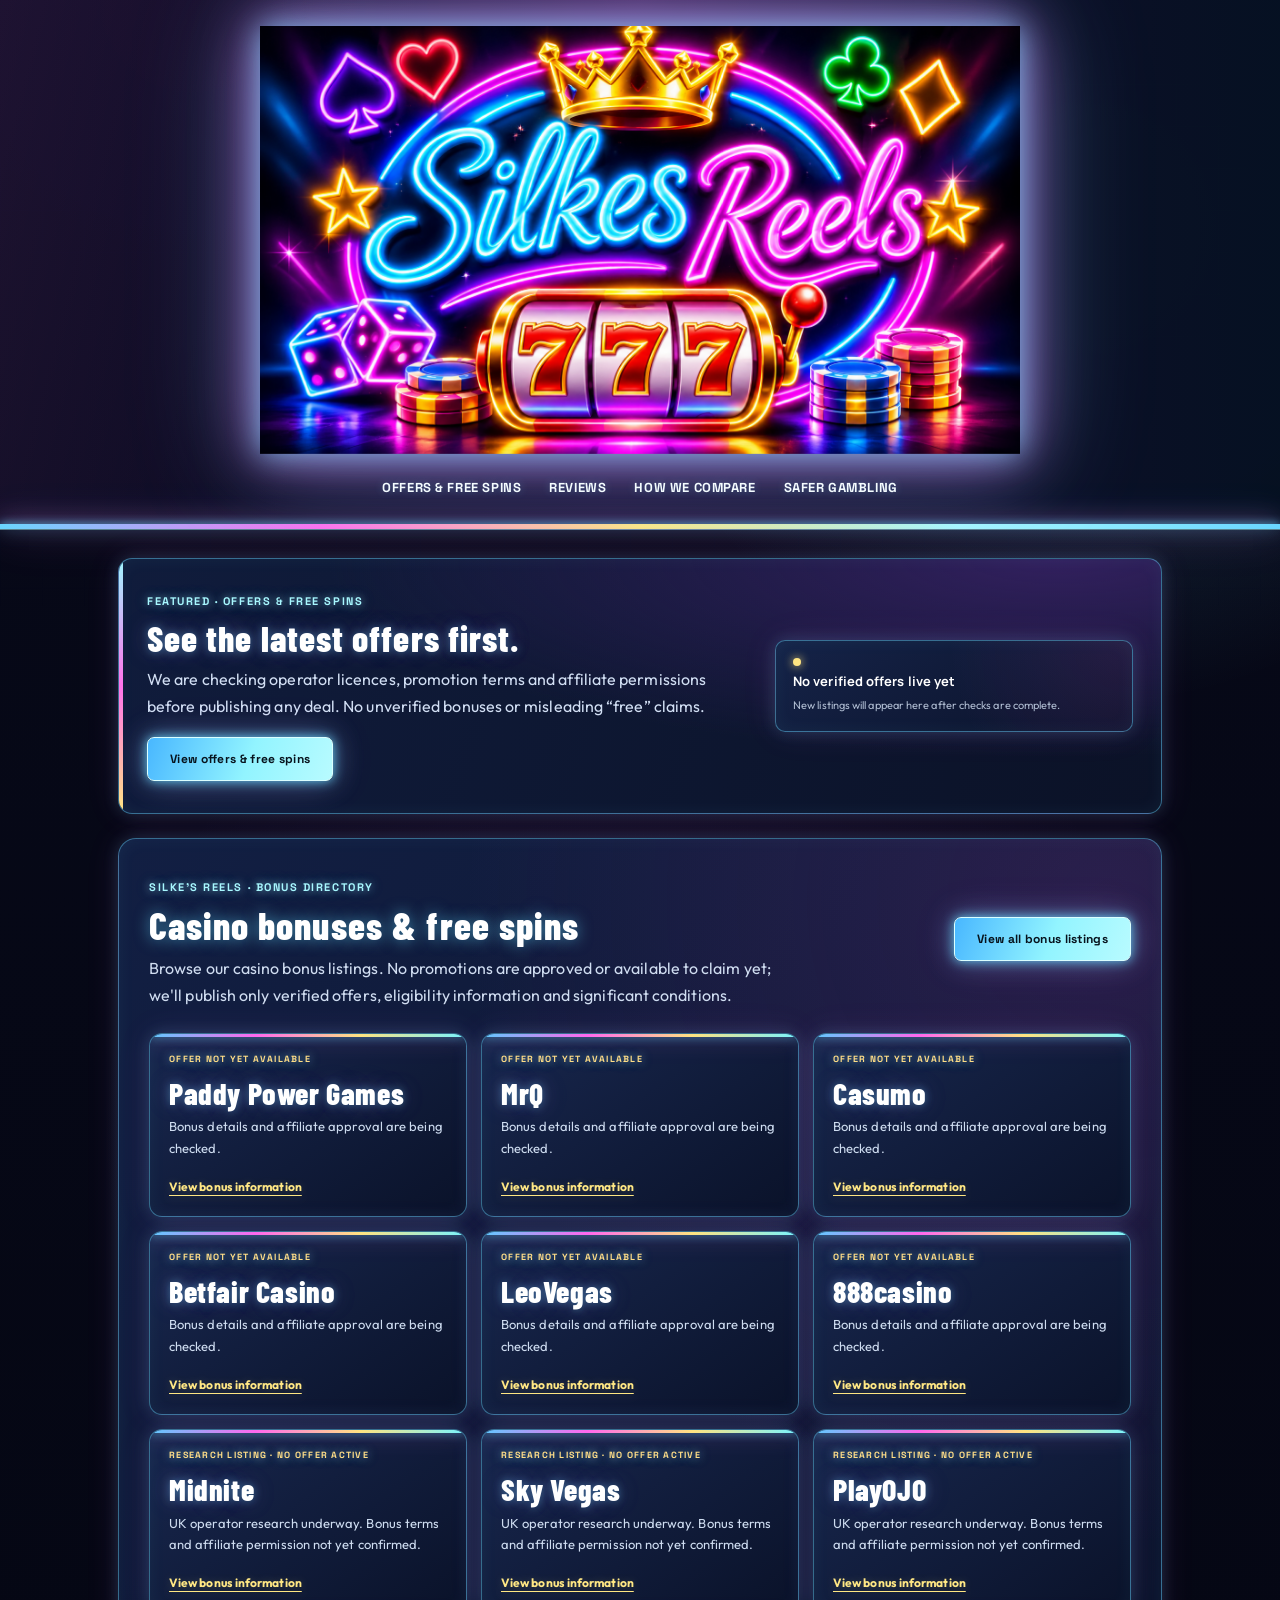
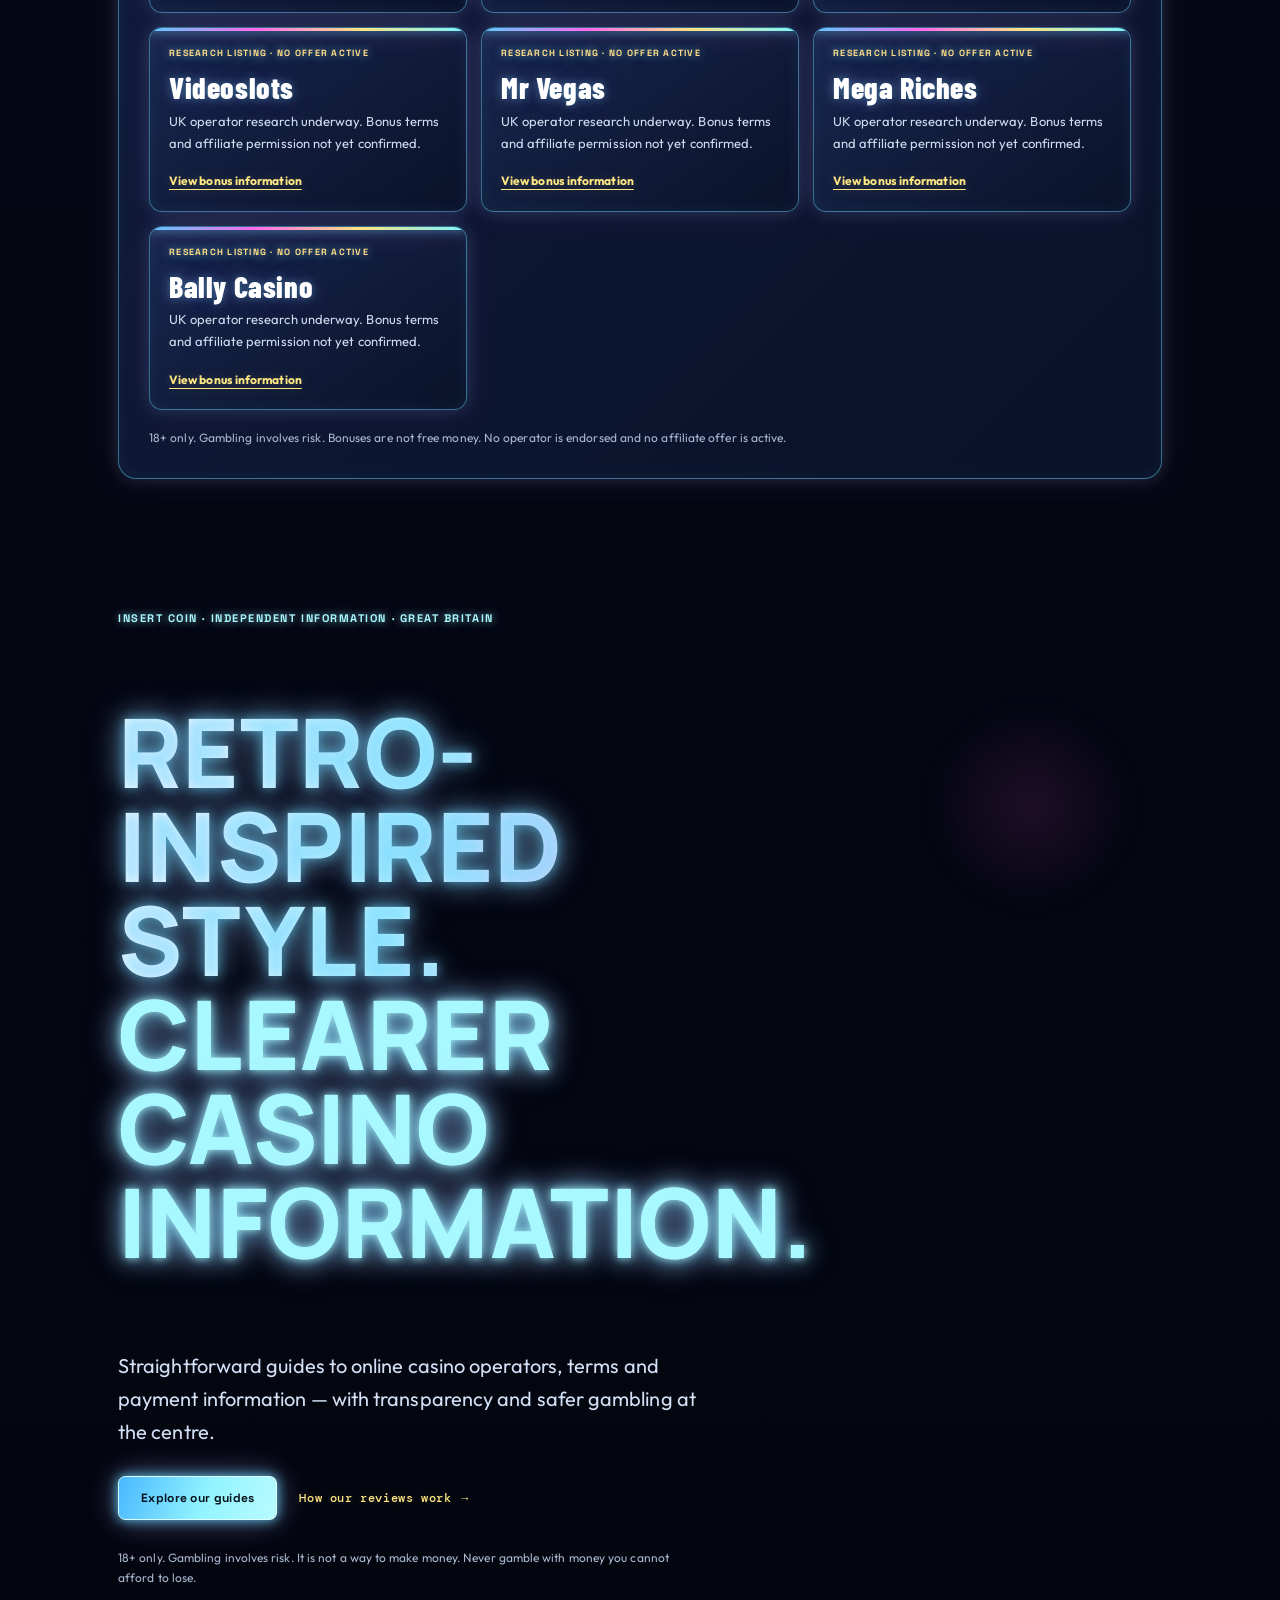
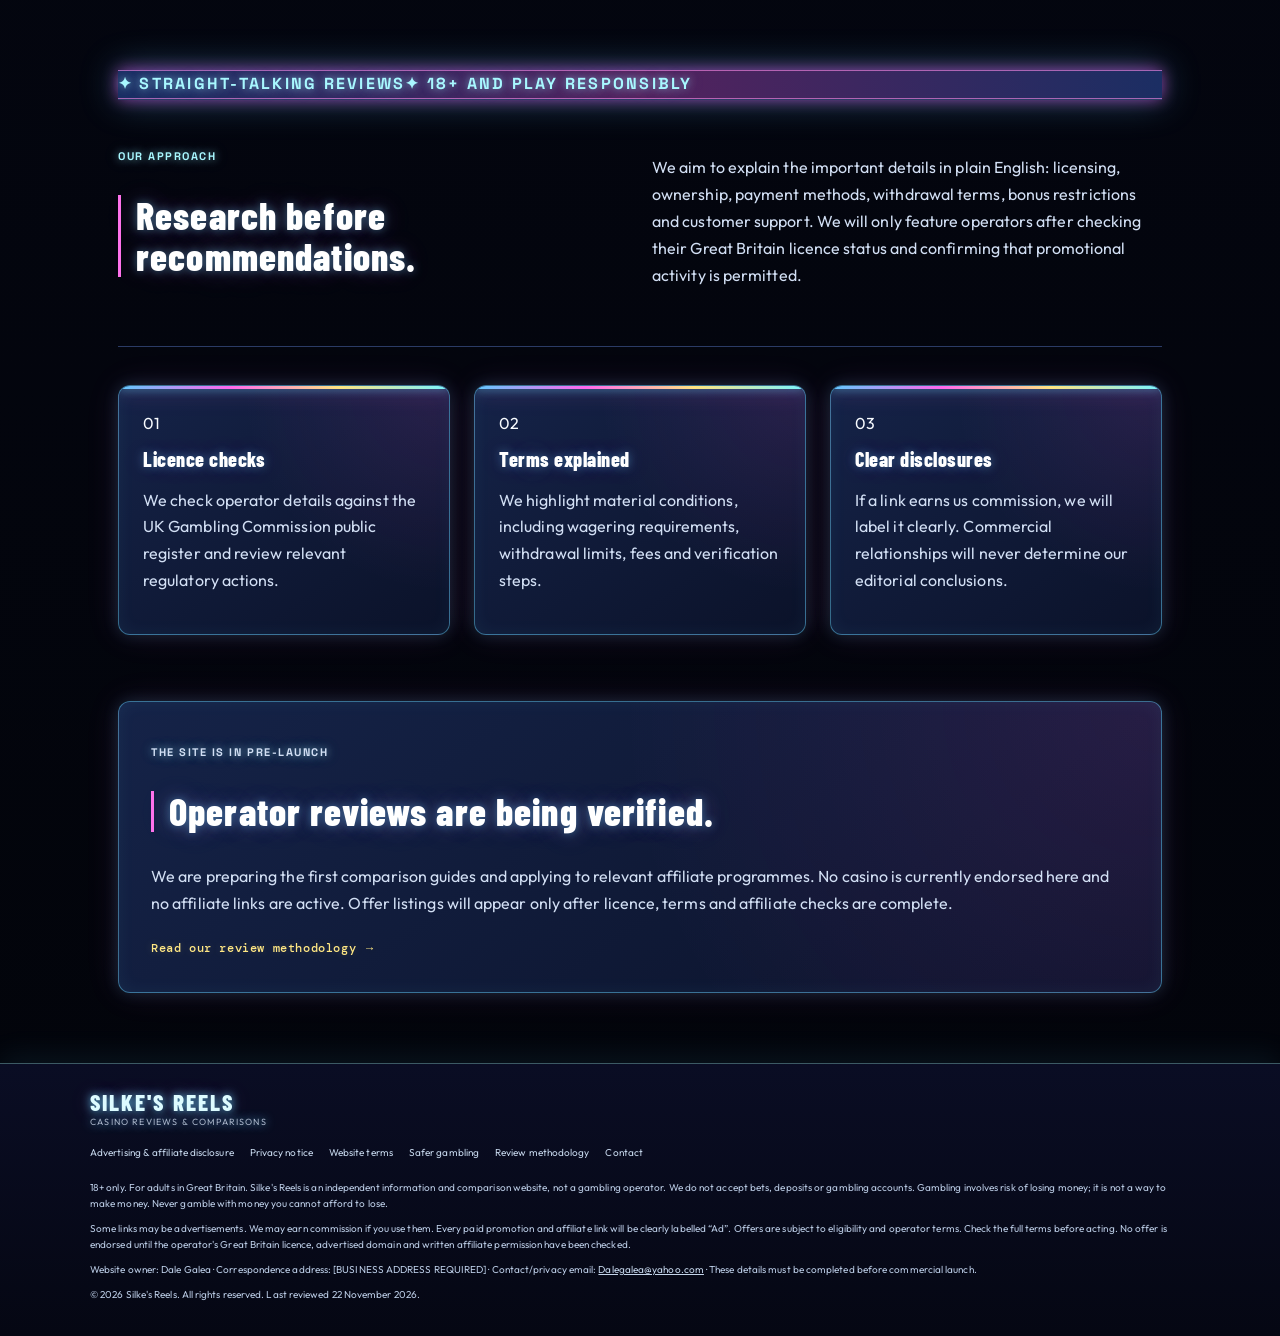
<file: index.html>
<!doctype html>
<html lang="en-GB"><head><meta charset="utf-8"><meta name="viewport" content="width=device-width,initial-scale=1"><meta name="description" content="Independent information and comparison guides for adults researching UK-licensed online casino operators."><title>Silke's Reels | Casino Reviews & Comparisons</title><link rel="stylesheet" href="styles.css?v=maximum-neon-v5-20261128"></head><body><header class="site-header"><a class="brand" href="index.html" aria-label="Silke's Reels home"><img src="IMG_1723.png" alt="Silke's Reels — Casino Reviews and Comparisons" class="brand-logo"></a><nav><a href="offers.html">Offers & free spins</a><a href="reviews.html">Reviews</a><a href="#how">How we compare</a><a href="responsible-gambling.html">Safer gambling</a></nav></header><main><section class="offers-spotlight" aria-labelledby="offers-heading"><div class="offers-spotlight-copy"><p class="eyebrow">FEATURED · OFFERS & FREE SPINS</p><h2 id="offers-heading">See the latest offers first.</h2><p>We are checking operator licences, promotion terms and affiliate permissions before publishing any deal. No unverified bonuses or misleading “free” claims.</p><a class="button" href="offers.html">View offers & free spins</a></div><div class="offers-status"><span class="offers-status-light"></span><strong>No verified offers live yet</strong><small>New listings will appear here after checks are complete.</small></div></section><section class="home-offers" aria-labelledby="home-offers-title"><div class="home-offers-heading"><div><p class="eyebrow">SILKE'S REELS · BONUS DIRECTORY</p><h2 id="home-offers-title">Casino bonuses &amp; free spins</h2><p>Browse our casino bonus listings. No promotions are approved or available to claim yet; we'll publish only verified offers, eligibility information and significant conditions.</p></div><a class="button" href="offers.html">View all bonus listings</a></div><div class="home-offers-grid"><article class="home-offer-card"><p class="eyebrow">OFFER NOT YET AVAILABLE</p><h3>Paddy Power Games</h3><p>Bonus details and affiliate approval are being checked.</p><a href="offers.html#bonus-paddy-power" aria-label="View Paddy Power Games bonus information">View bonus information</a></article><article class="home-offer-card"><p class="eyebrow">OFFER NOT YET AVAILABLE</p><h3>MrQ</h3><p>Bonus details and affiliate approval are being checked.</p><a href="offers.html#bonus-mrq" aria-label="View MrQ bonus information">View bonus information</a></article><article class="home-offer-card"><p class="eyebrow">OFFER NOT YET AVAILABLE</p><h3>Casumo</h3><p>Bonus details and affiliate approval are being checked.</p><a href="offers.html#bonus-casumo" aria-label="View Casumo bonus information">View bonus information</a></article><article class="home-offer-card"><p class="eyebrow">OFFER NOT YET AVAILABLE</p><h3>Betfair Casino</h3><p>Bonus details and affiliate approval are being checked.</p><a href="offers.html#bonus-betfair" aria-label="View Betfair Casino bonus information">View bonus information</a></article><article class="home-offer-card"><p class="eyebrow">OFFER NOT YET AVAILABLE</p><h3>LeoVegas</h3><p>Bonus details and affiliate approval are being checked.</p><a href="offers.html#bonus-leovegas" aria-label="View LeoVegas bonus information">View bonus information</a></article><article class="home-offer-card"><p class="eyebrow">OFFER NOT YET AVAILABLE</p><h3>888casino</h3><p>Bonus details and affiliate approval are being checked.</p><a href="offers.html#bonus-888" aria-label="View 888casino bonus information">View bonus information</a></article><article class="home-offer-card"><p class="eyebrow">RESEARCH LISTING · NO OFFER ACTIVE</p><h3>Midnite</h3><p>UK operator research underway. Bonus terms and affiliate permission not yet confirmed.</p><a href="offers.html#bonus-midnite" aria-label="View Midnite bonus information">View bonus information</a></article><article class="home-offer-card"><p class="eyebrow">RESEARCH LISTING · NO OFFER ACTIVE</p><h3>Sky Vegas</h3><p>UK operator research underway. Bonus terms and affiliate permission not yet confirmed.</p><a href="offers.html#bonus-sky-vegas" aria-label="View Sky Vegas bonus information">View bonus information</a></article><article class="home-offer-card"><p class="eyebrow">RESEARCH LISTING · NO OFFER ACTIVE</p><h3>PlayOJO</h3><p>UK operator research underway. Bonus terms and affiliate permission not yet confirmed.</p><a href="offers.html#bonus-playojo" aria-label="View PlayOJO bonus information">View bonus information</a></article><article class="home-offer-card"><p class="eyebrow">RESEARCH LISTING · NO OFFER ACTIVE</p><h3>Videoslots</h3><p>UK operator research underway. Bonus terms and affiliate permission not yet confirmed.</p><a href="offers.html#bonus-videoslots" aria-label="View Videoslots bonus information">View bonus information</a></article><article class="home-offer-card"><p class="eyebrow">RESEARCH LISTING · NO OFFER ACTIVE</p><h3>Mr Vegas</h3><p>UK operator research underway. Bonus terms and affiliate permission not yet confirmed.</p><a href="offers.html#bonus-mr-vegas" aria-label="View Mr Vegas bonus information">View bonus information</a></article><article class="home-offer-card"><p class="eyebrow">RESEARCH LISTING · NO OFFER ACTIVE</p><h3>Mega Riches</h3><p>UK operator research underway. Bonus terms and affiliate permission not yet confirmed.</p><a href="offers.html#bonus-mega-riches" aria-label="View Mega Riches bonus information">View bonus information</a></article><article class="home-offer-card"><p class="eyebrow">RESEARCH LISTING · NO OFFER ACTIVE</p><h3>Bally Casino</h3><p>UK operator research underway. Bonus terms and affiliate permission not yet confirmed.</p><a href="offers.html#bonus-bally-casino" aria-label="View Bally Casino bonus information">View bonus information</a></article></div><p class="notice">18+ only. Gambling involves risk. Bonuses are not free money. No operator is endorsed and no affiliate offer is active.</p></section><section class="hero"><div class="hero-copy"><p class="eyebrow">INSERT COIN · INDEPENDENT INFORMATION · GREAT BRITAIN</p><h1>Retro-inspired style.<br><em>Clearer casino information.</em></h1><p class="lead">Straightforward guides to online casino operators, terms and payment information — with transparency and safer gambling at the centre.</p><div class="hero-actions"><a class="button" href="reviews.html">Explore our guides</a><a class="text-link" href="#how">How our reviews work →</a></div><p class="notice">18+ only. Gambling involves risk. It is not a way to make money. Never gamble with money you cannot afford to lose.</p></div></section><section class="arcade-strip"><span>✦ STRAIGHT-TALKING REVIEWS</span><span>✦ 18+ AND PLAY RESPONSIBLY</span></section><section class="intro-grid"><div><p class="eyebrow">OUR APPROACH</p><h2>Research before recommendations.</h2></div><p>We aim to explain the important details in plain English: licensing, ownership, payment methods, withdrawal terms, bonus restrictions and customer support. We will only feature operators after checking their Great Britain licence status and confirming that promotional activity is permitted.</p></section><section id="how" class="feature-grid"><article><span>01</span><h3>Licence checks</h3><p>We check operator details against the UK Gambling Commission public register and review relevant regulatory actions.</p></article><article><span>02</span><h3>Terms explained</h3><p>We highlight material conditions, including wagering requirements, withdrawal limits, fees and verification steps.</p></article><article><span>03</span><h3>Clear disclosures</h3><p>If a link earns us commission, we will label it clearly. Commercial relationships will never determine our editorial conclusions.</p></article></section><section class="coming"><p class="eyebrow">THE SITE IS IN PRE-LAUNCH</p><h2>Operator reviews are being verified.</h2><p>We are preparing the first comparison guides and applying to relevant affiliate programmes. No casino is currently endorsed here and no affiliate links are active. Offer listings will appear only after licence, terms and affiliate checks are complete.</p><a href="methodology.html" class="text-link">Read our review methodology →</a></section></main><footer class="site-legal-footer"><div class="footer-brand">SILKE'S REELS <span>CASINO REVIEWS & COMPARISONS</span></div><div class="footer-links"><a href="affiliate-disclosure.html">Advertising & affiliate disclosure</a><a href="privacy.html">Privacy notice</a><a href="terms.html">Website terms</a><a href="responsible-gambling.html">Safer gambling</a><a href="methodology.html">Review methodology</a><a href="contact.html">Contact</a></div><p class="legal-small">18+ only. For adults in Great Britain. Silke's Reels is an independent information and comparison website, not a gambling operator. We do not accept bets, deposits or gambling accounts. Gambling involves risk of losing money; it is not a way to make money. Never gamble with money you cannot afford to lose.</p><p class="legal-small">Some links may be advertisements. We may earn commission if you use them. Every paid promotion and affiliate link will be clearly labelled “Ad”. Offers are subject to eligibility and operator terms. Check the full terms before acting. No offer is endorsed until the operator's Great Britain licence, advertised domain and written affiliate permission have been checked.</p><p class="legal-small">Website owner: Dale Galea · Correspondence address: [BUSINESS ADDRESS REQUIRED] · Contact/privacy email: <a href="mailto:Dalegalea@yahoo.com">Dalegalea@yahoo.com</a> · These details must be completed before commercial launch.</p><p class="legal-small">© 2026 Silke's Reels. All rights reserved. Last reviewed 22 November 2026.</p></footer></body></html>
</file>
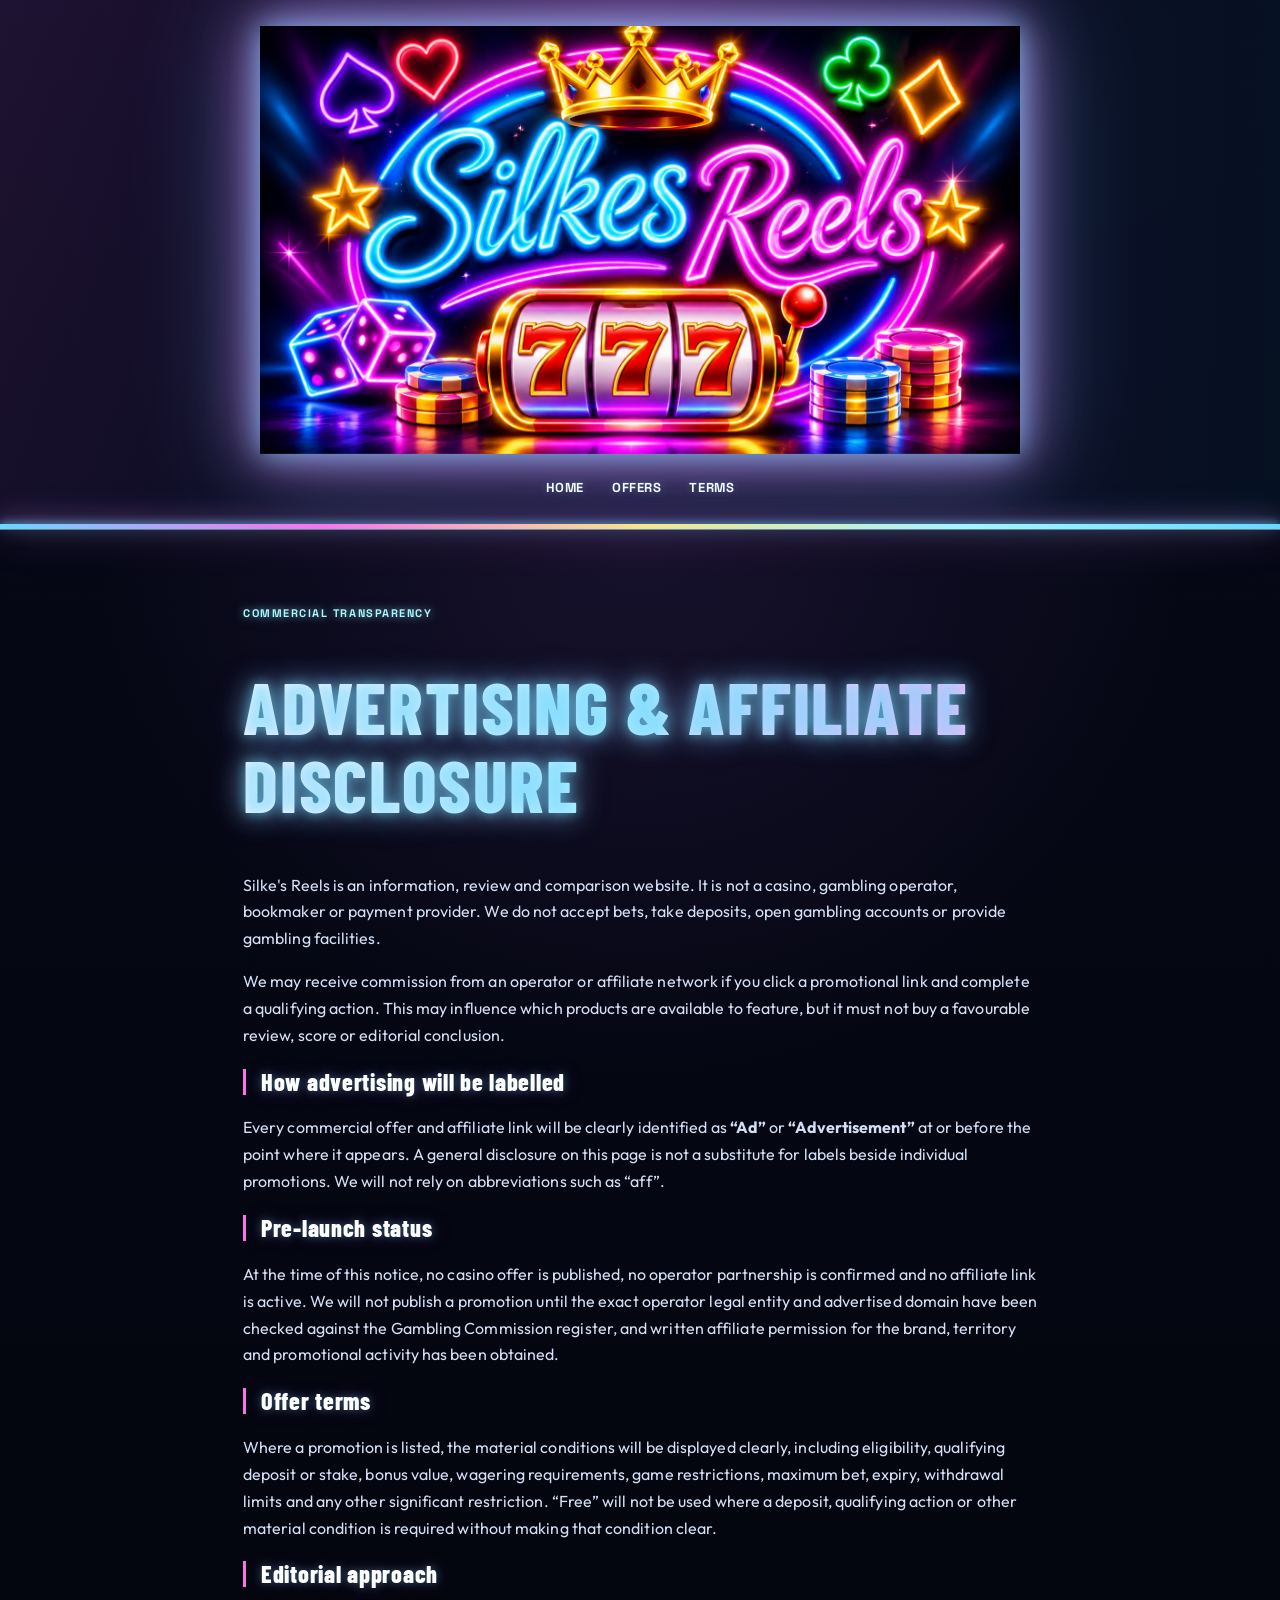
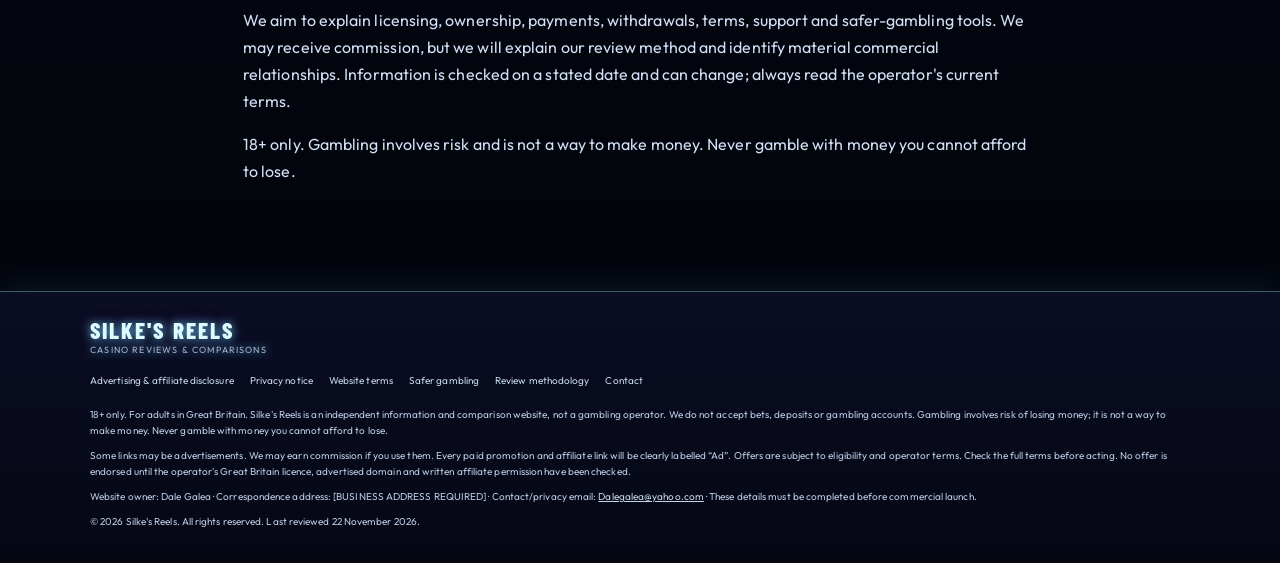
<file: affiliate-disclosure.html>
<!doctype html>
<html lang="en-GB"><head><meta charset="utf-8"><meta name="viewport" content="width=device-width,initial-scale=1"><meta name="description" content="How Silke's Reels affiliate links and advertising work."><title>Advertising & Affiliate Disclosure | Silke's Reels</title><link rel="stylesheet" href="styles.css?v=maximum-neon-v5-20261128"></head><body>
<header class="site-header"><a class="brand" href="index.html"><img src="IMG_1723.png" alt="Silke's Reels" class="brand-logo"></a><nav><a href="index.html">Home</a><a href="offers.html">Offers</a><a href="terms.html">Terms</a></nav></header>
<main class="page"><p class="eyebrow">COMMERCIAL TRANSPARENCY</p><h1>Advertising & affiliate disclosure</h1>
<p>Silke's Reels is an information, review and comparison website. It is not a casino, gambling operator, bookmaker or payment provider. We do not accept bets, take deposits, open gambling accounts or provide gambling facilities.</p>
<p>We may receive commission from an operator or affiliate network if you click a promotional link and complete a qualifying action. This may influence which products are available to feature, but it must not buy a favourable review, score or editorial conclusion.</p>
<h2>How advertising will be labelled</h2><p>Every commercial offer and affiliate link will be clearly identified as <strong>“Ad”</strong> or <strong>“Advertisement”</strong> at or before the point where it appears. A general disclosure on this page is not a substitute for labels beside individual promotions. We will not rely on abbreviations such as “aff”.</p>
<h2>Pre-launch status</h2><p>At the time of this notice, no casino offer is published, no operator partnership is confirmed and no affiliate link is active. We will not publish a promotion until the exact operator legal entity and advertised domain have been checked against the Gambling Commission register, and written affiliate permission for the brand, territory and promotional activity has been obtained.</p>
<h2>Offer terms</h2><p>Where a promotion is listed, the material conditions will be displayed clearly, including eligibility, qualifying deposit or stake, bonus value, wagering requirements, game restrictions, maximum bet, expiry, withdrawal limits and any other significant restriction. “Free” will not be used where a deposit, qualifying action or other material condition is required without making that condition clear.</p>
<h2>Editorial approach</h2><p>We aim to explain licensing, ownership, payments, withdrawals, terms, support and safer-gambling tools. We may receive commission, but we will explain our review method and identify material commercial relationships. Information is checked on a stated date and can change; always read the operator's current terms.</p>
<p>18+ only. Gambling involves risk and is not a way to make money. Never gamble with money you cannot afford to lose.</p></main>
<footer class="site-legal-footer"><div class="footer-brand">SILKE'S REELS <span>CASINO REVIEWS & COMPARISONS</span></div><div class="footer-links"><a href="affiliate-disclosure.html">Advertising & affiliate disclosure</a><a href="privacy.html">Privacy notice</a><a href="terms.html">Website terms</a><a href="responsible-gambling.html">Safer gambling</a><a href="methodology.html">Review methodology</a><a href="contact.html">Contact</a></div><p class="legal-small">18+ only. For adults in Great Britain. Silke's Reels is an independent information and comparison website, not a gambling operator. We do not accept bets, deposits or gambling accounts. Gambling involves risk of losing money; it is not a way to make money. Never gamble with money you cannot afford to lose.</p><p class="legal-small">Some links may be advertisements. We may earn commission if you use them. Every paid promotion and affiliate link will be clearly labelled “Ad”. Offers are subject to eligibility and operator terms. Check the full terms before acting. No offer is endorsed until the operator's Great Britain licence, advertised domain and written affiliate permission have been checked.</p><p class="legal-small">Website owner: Dale Galea · Correspondence address: [BUSINESS ADDRESS REQUIRED] · Contact/privacy email: <a href="mailto:Dalegalea@yahoo.com">Dalegalea@yahoo.com</a> · These details must be completed before commercial launch.</p><p class="legal-small">© 2026 Silke's Reels. All rights reserved. Last reviewed 22 November 2026.</p></footer></body></html>
</file>
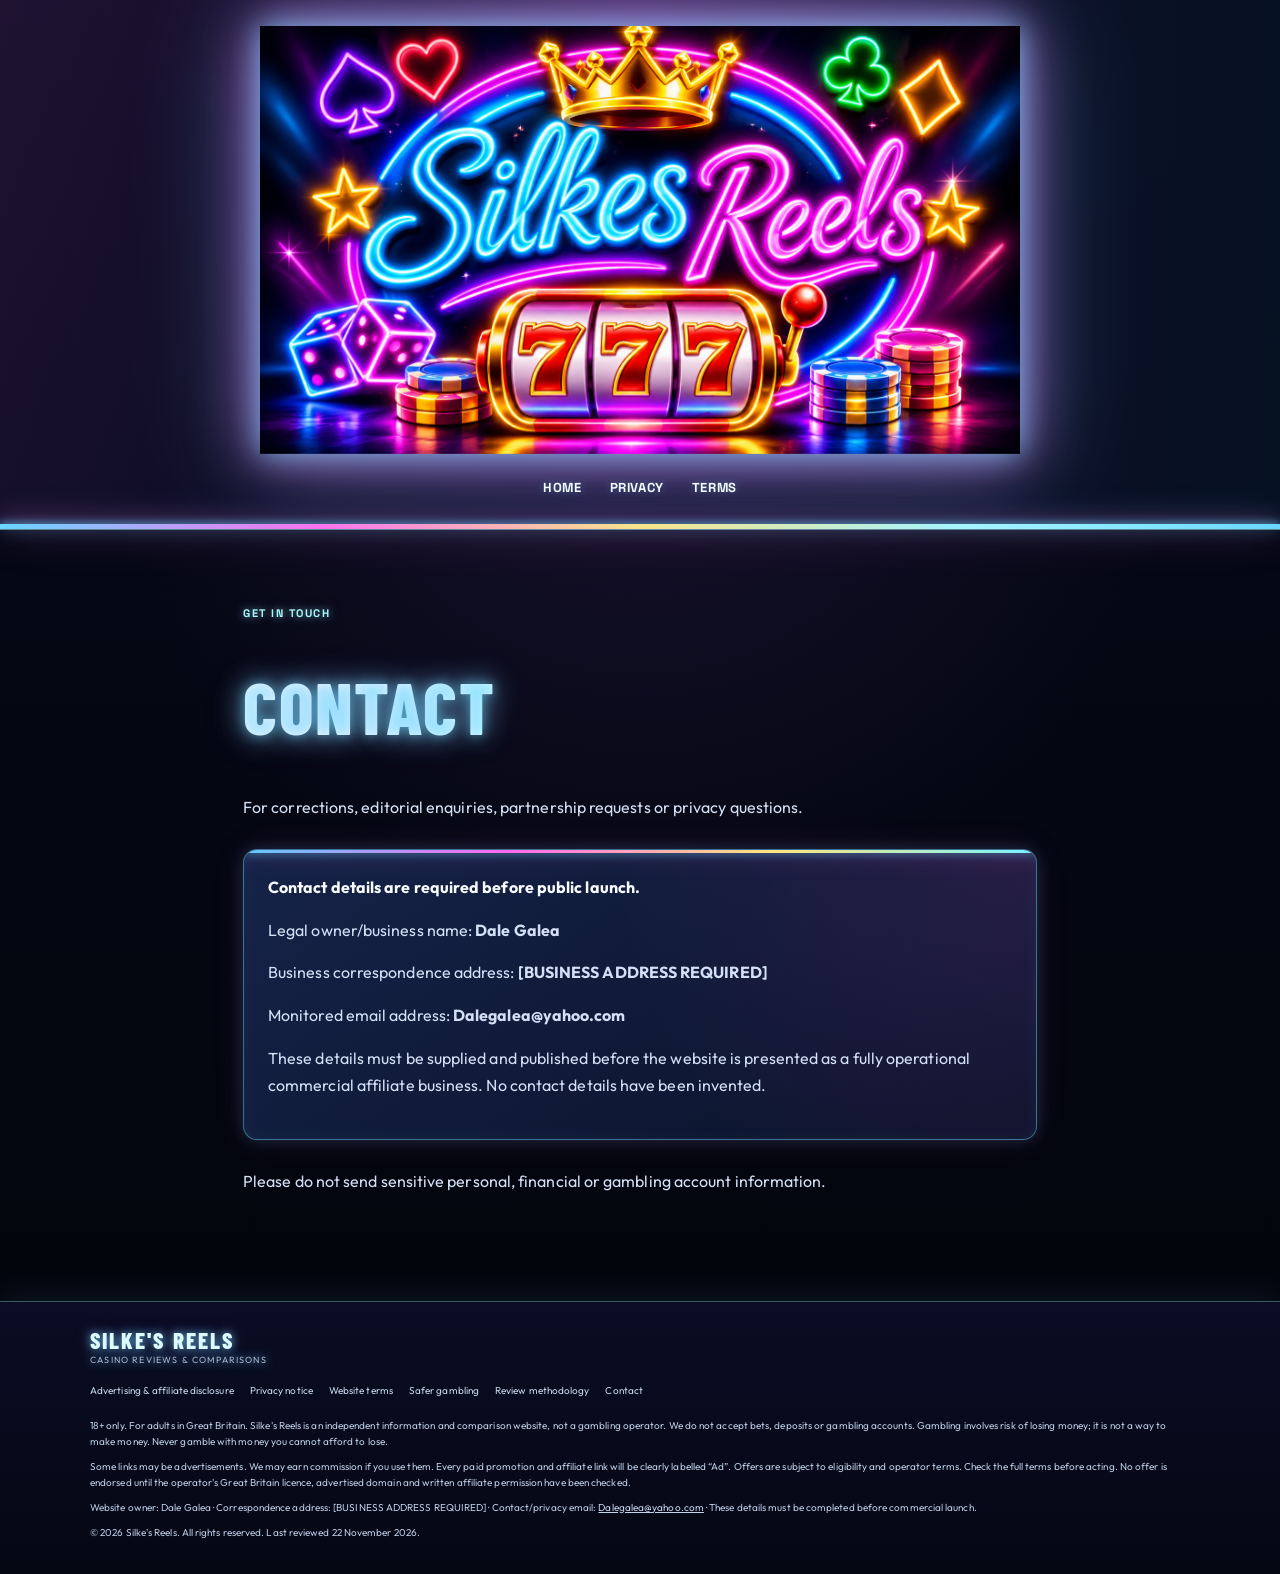
<file: contact.html>
<!doctype html>
<html lang="en-GB"><head><meta charset="utf-8"><meta name="viewport" content="width=device-width,initial-scale=1"><title>Contact | Silke's Reels</title><link rel="stylesheet" href="styles.css?v=maximum-neon-v5-20261128"></head><body>
<header class="site-header"><a class="brand" href="index.html"><img src="IMG_1723.png" alt="Silke's Reels" class="brand-logo"></a><nav><a href="index.html">Home</a><a href="privacy.html">Privacy</a><a href="terms.html">Terms</a></nav></header>
<main class="page"><p class="eyebrow">GET IN TOUCH</p><h1>Contact</h1><p>For corrections, editorial enquiries, partnership requests or privacy questions.</p>
<div class="notice-panel"><strong>Contact details are required before public launch.</strong><p>Legal owner/business name: <strong>Dale Galea</strong></p><p>Business correspondence address: <strong>[BUSINESS ADDRESS REQUIRED]</strong></p><p>Monitored email address: <strong>Dalegalea@yahoo.com</strong></p><p>These details must be supplied and published before the website is presented as a fully operational commercial affiliate business. No contact details have been invented.</p></div>
<p>Please do not send sensitive personal, financial or gambling account information.</p></main><footer class="site-legal-footer"><div class="footer-brand">SILKE'S REELS <span>CASINO REVIEWS & COMPARISONS</span></div><div class="footer-links"><a href="affiliate-disclosure.html">Advertising & affiliate disclosure</a><a href="privacy.html">Privacy notice</a><a href="terms.html">Website terms</a><a href="responsible-gambling.html">Safer gambling</a><a href="methodology.html">Review methodology</a><a href="contact.html">Contact</a></div><p class="legal-small">18+ only. For adults in Great Britain. Silke's Reels is an independent information and comparison website, not a gambling operator. We do not accept bets, deposits or gambling accounts. Gambling involves risk of losing money; it is not a way to make money. Never gamble with money you cannot afford to lose.</p><p class="legal-small">Some links may be advertisements. We may earn commission if you use them. Every paid promotion and affiliate link will be clearly labelled “Ad”. Offers are subject to eligibility and operator terms. Check the full terms before acting. No offer is endorsed until the operator's Great Britain licence, advertised domain and written affiliate permission have been checked.</p><p class="legal-small">Website owner: Dale Galea · Correspondence address: [BUSINESS ADDRESS REQUIRED] · Contact/privacy email: <a href="mailto:Dalegalea@yahoo.com">Dalegalea@yahoo.com</a> · These details must be completed before commercial launch.</p><p class="legal-small">© 2026 Silke's Reels. All rights reserved. Last reviewed 22 November 2026.</p></footer></body></html>
</file>
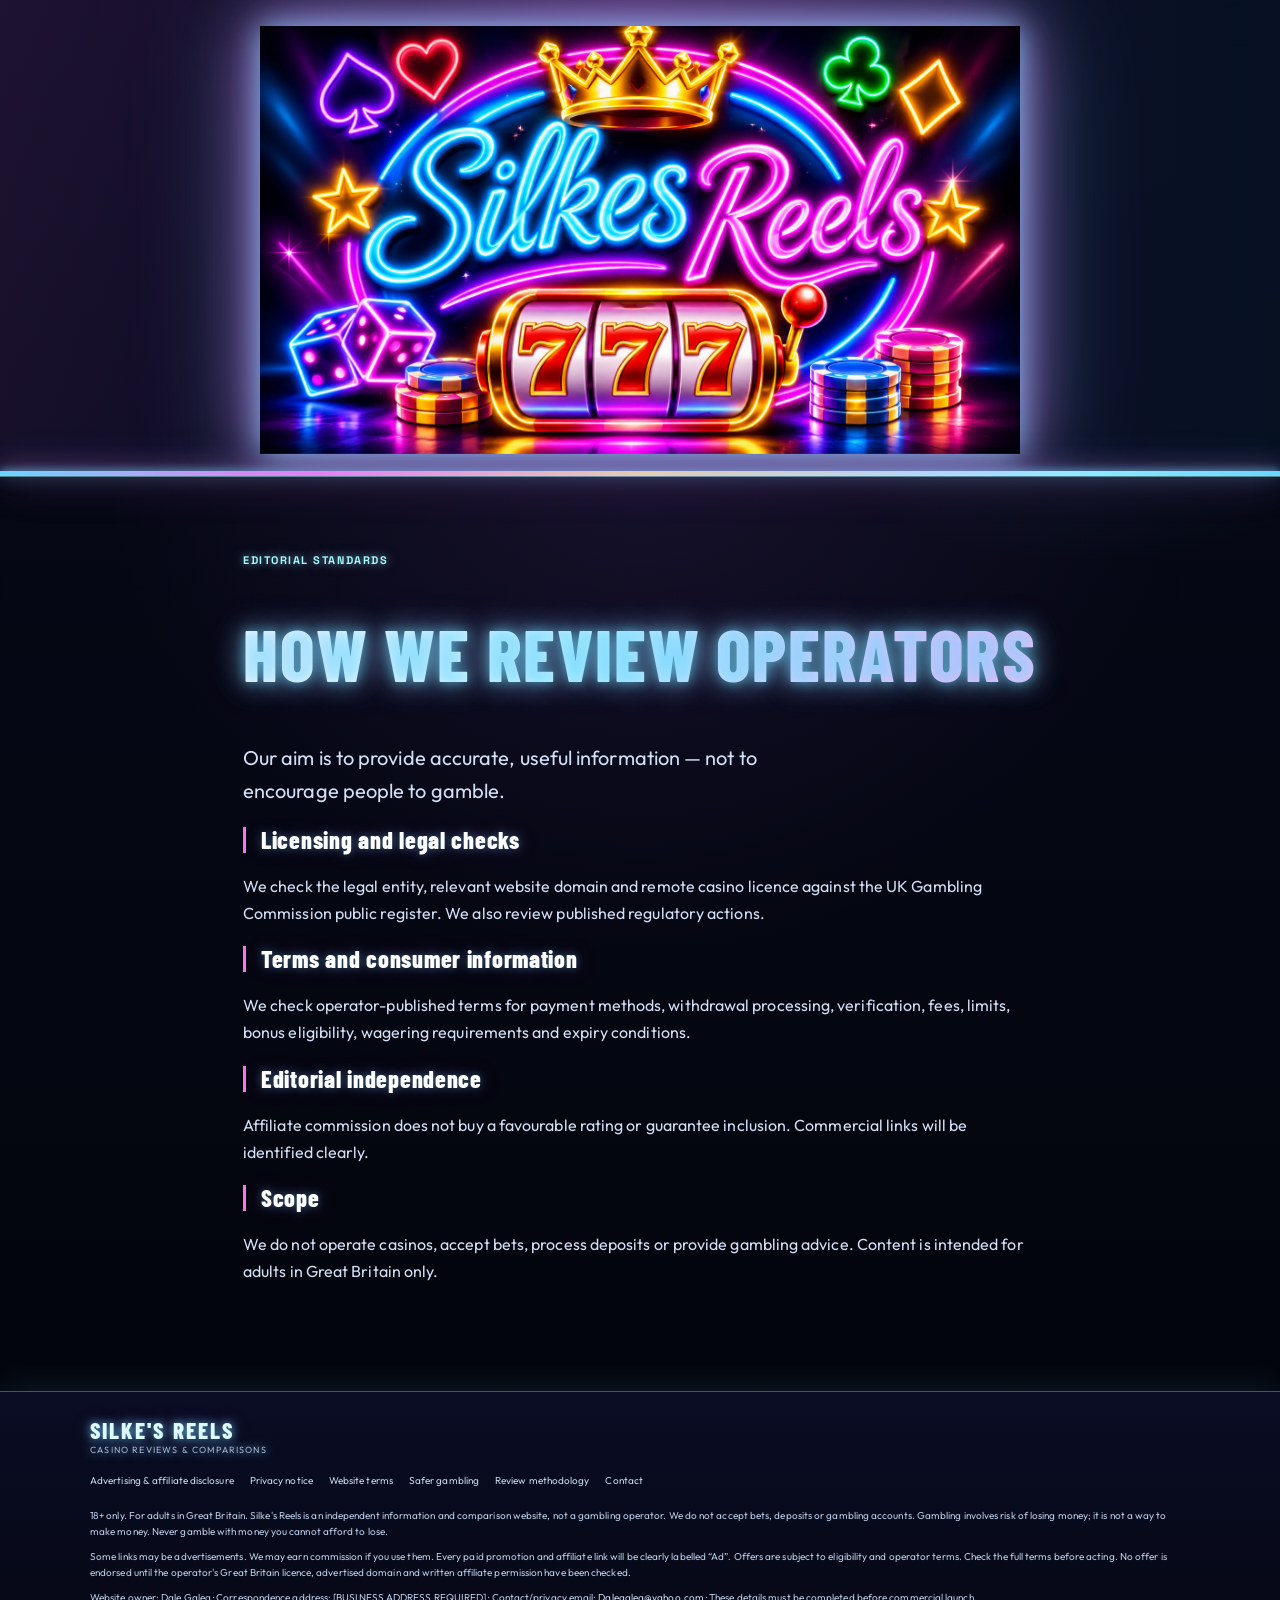
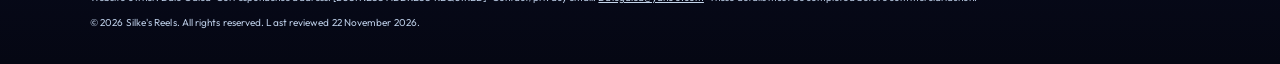
<file: methodology.html>
<!doctype html><html lang="en-GB"><head><meta charset="utf-8"><meta name="viewport" content="width=device-width,initial-scale=1"><title>How We Review | Silke's Reels</title><link rel="stylesheet" href="styles.css?v=maximum-neon-v5-20261128"></head><body><header class="site-header"><a class="brand" href="index.html" aria-label="Silke's Reels home"><img src="IMG_1723.png" alt="Silke's Reels neon logo" class="brand-logo"></a></header><main class="page"><p class="eyebrow">EDITORIAL STANDARDS</p><h1>How we review operators</h1><p class="lead">Our aim is to provide accurate, useful information — not to encourage people to gamble.</p><h2>Licensing and legal checks</h2><p>We check the legal entity, relevant website domain and remote casino licence against the UK Gambling Commission public register. We also review published regulatory actions.</p><h2>Terms and consumer information</h2><p>We check operator-published terms for payment methods, withdrawal processing, verification, fees, limits, bonus eligibility, wagering requirements and expiry conditions.</p><h2>Editorial independence</h2><p>Affiliate commission does not buy a favourable rating or guarantee inclusion. Commercial links will be identified clearly.</p><h2>Scope</h2><p>We do not operate casinos, accept bets, process deposits or provide gambling advice. Content is intended for adults in Great Britain only.</p></main><footer class="site-legal-footer"><div class="footer-brand">SILKE'S REELS <span>CASINO REVIEWS & COMPARISONS</span></div><div class="footer-links"><a href="affiliate-disclosure.html">Advertising & affiliate disclosure</a><a href="privacy.html">Privacy notice</a><a href="terms.html">Website terms</a><a href="responsible-gambling.html">Safer gambling</a><a href="methodology.html">Review methodology</a><a href="contact.html">Contact</a></div><p class="legal-small">18+ only. For adults in Great Britain. Silke's Reels is an independent information and comparison website, not a gambling operator. We do not accept bets, deposits or gambling accounts. Gambling involves risk of losing money; it is not a way to make money. Never gamble with money you cannot afford to lose.</p><p class="legal-small">Some links may be advertisements. We may earn commission if you use them. Every paid promotion and affiliate link will be clearly labelled “Ad”. Offers are subject to eligibility and operator terms. Check the full terms before acting. No offer is endorsed until the operator's Great Britain licence, advertised domain and written affiliate permission have been checked.</p><p class="legal-small">Website owner: Dale Galea · Correspondence address: [BUSINESS ADDRESS REQUIRED] · Contact/privacy email: <a href="mailto:Dalegalea@yahoo.com">Dalegalea@yahoo.com</a> · These details must be completed before commercial launch.</p><p class="legal-small">© 2026 Silke's Reels. All rights reserved. Last reviewed 22 November 2026.</p></footer></body></html>
</file>
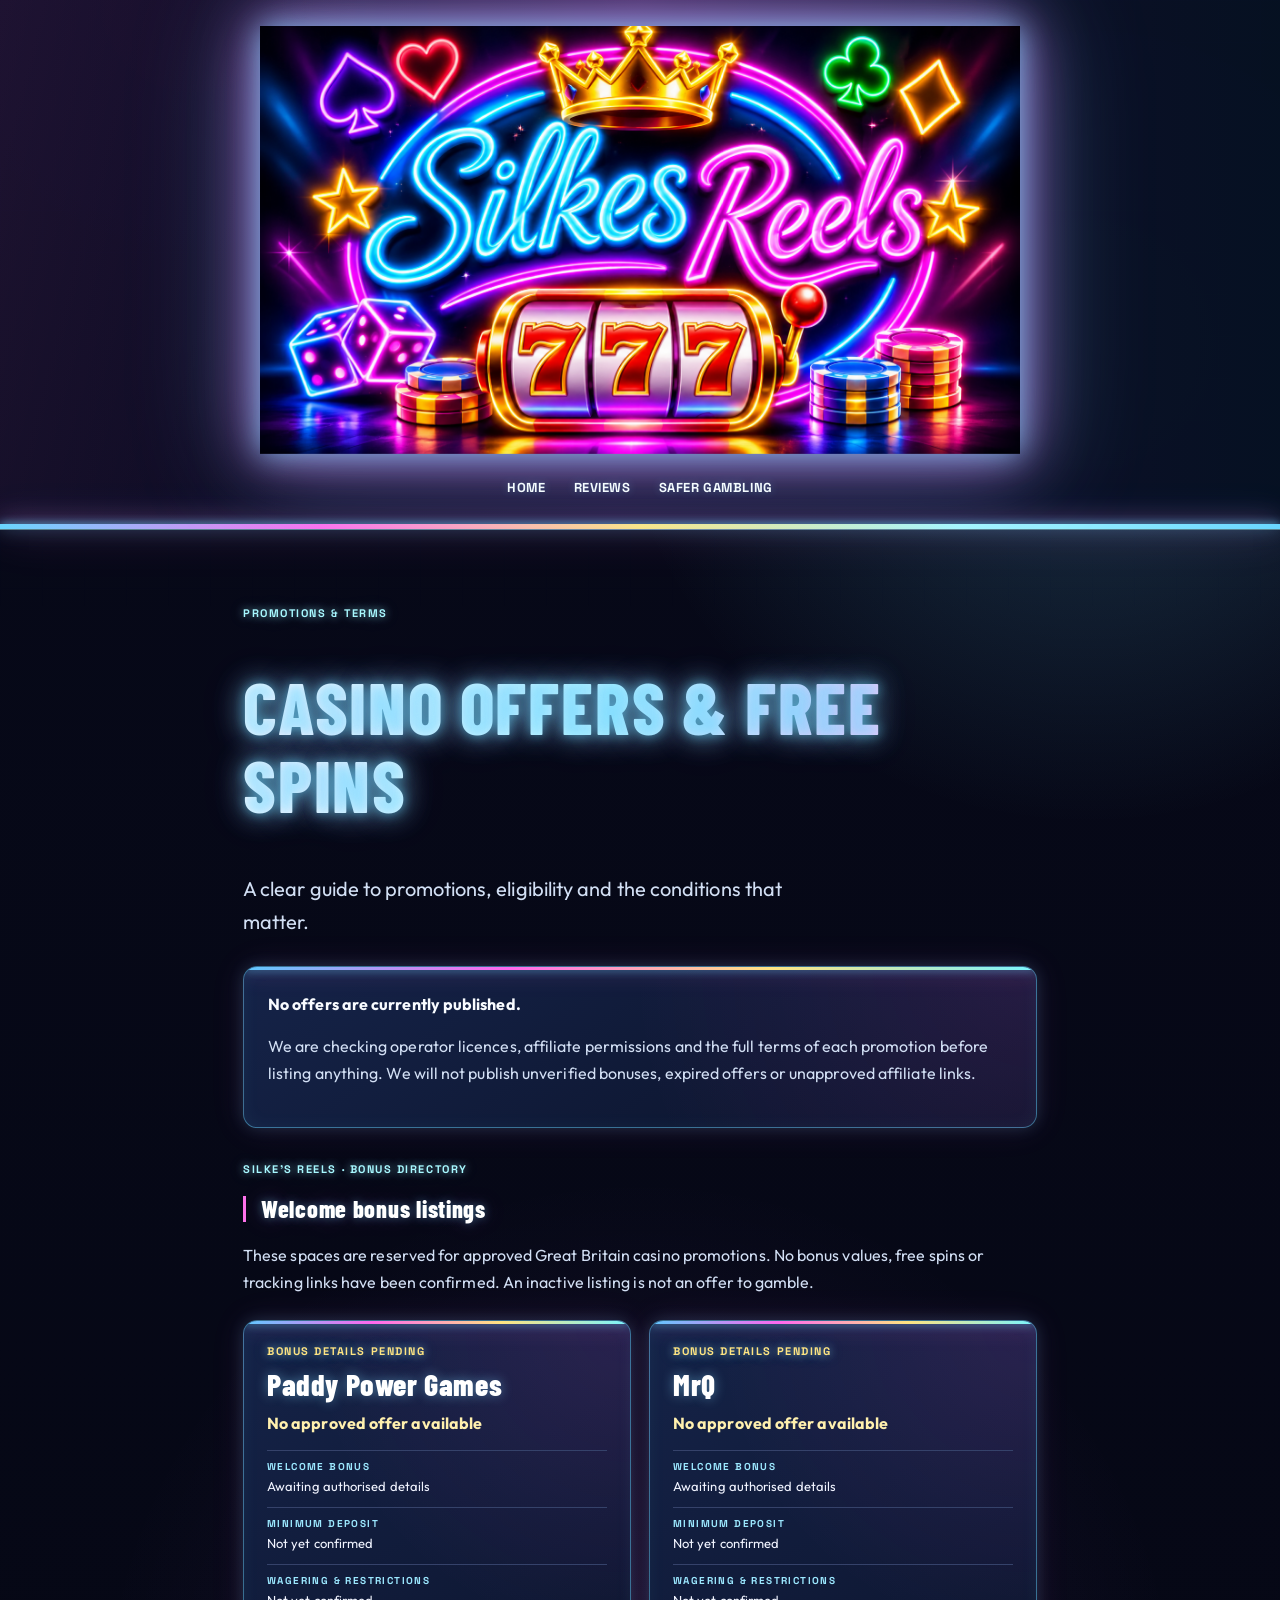
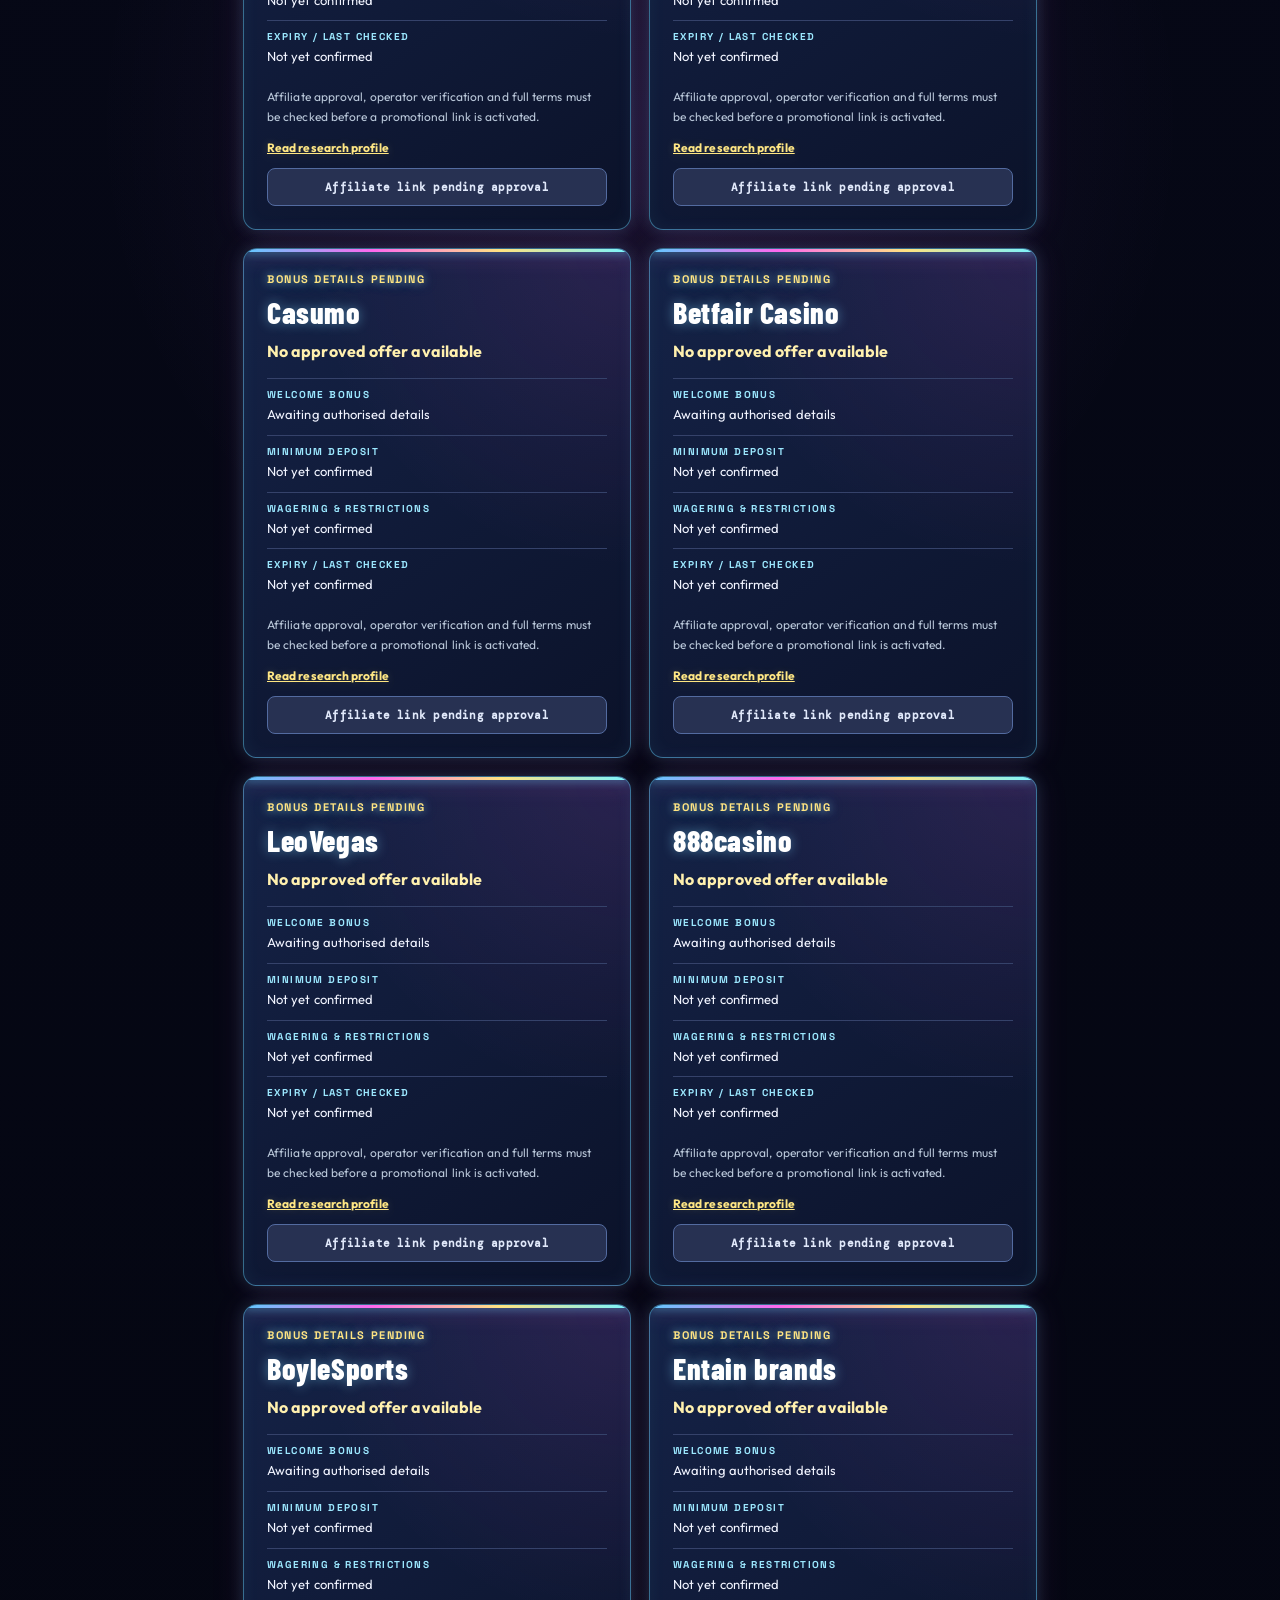
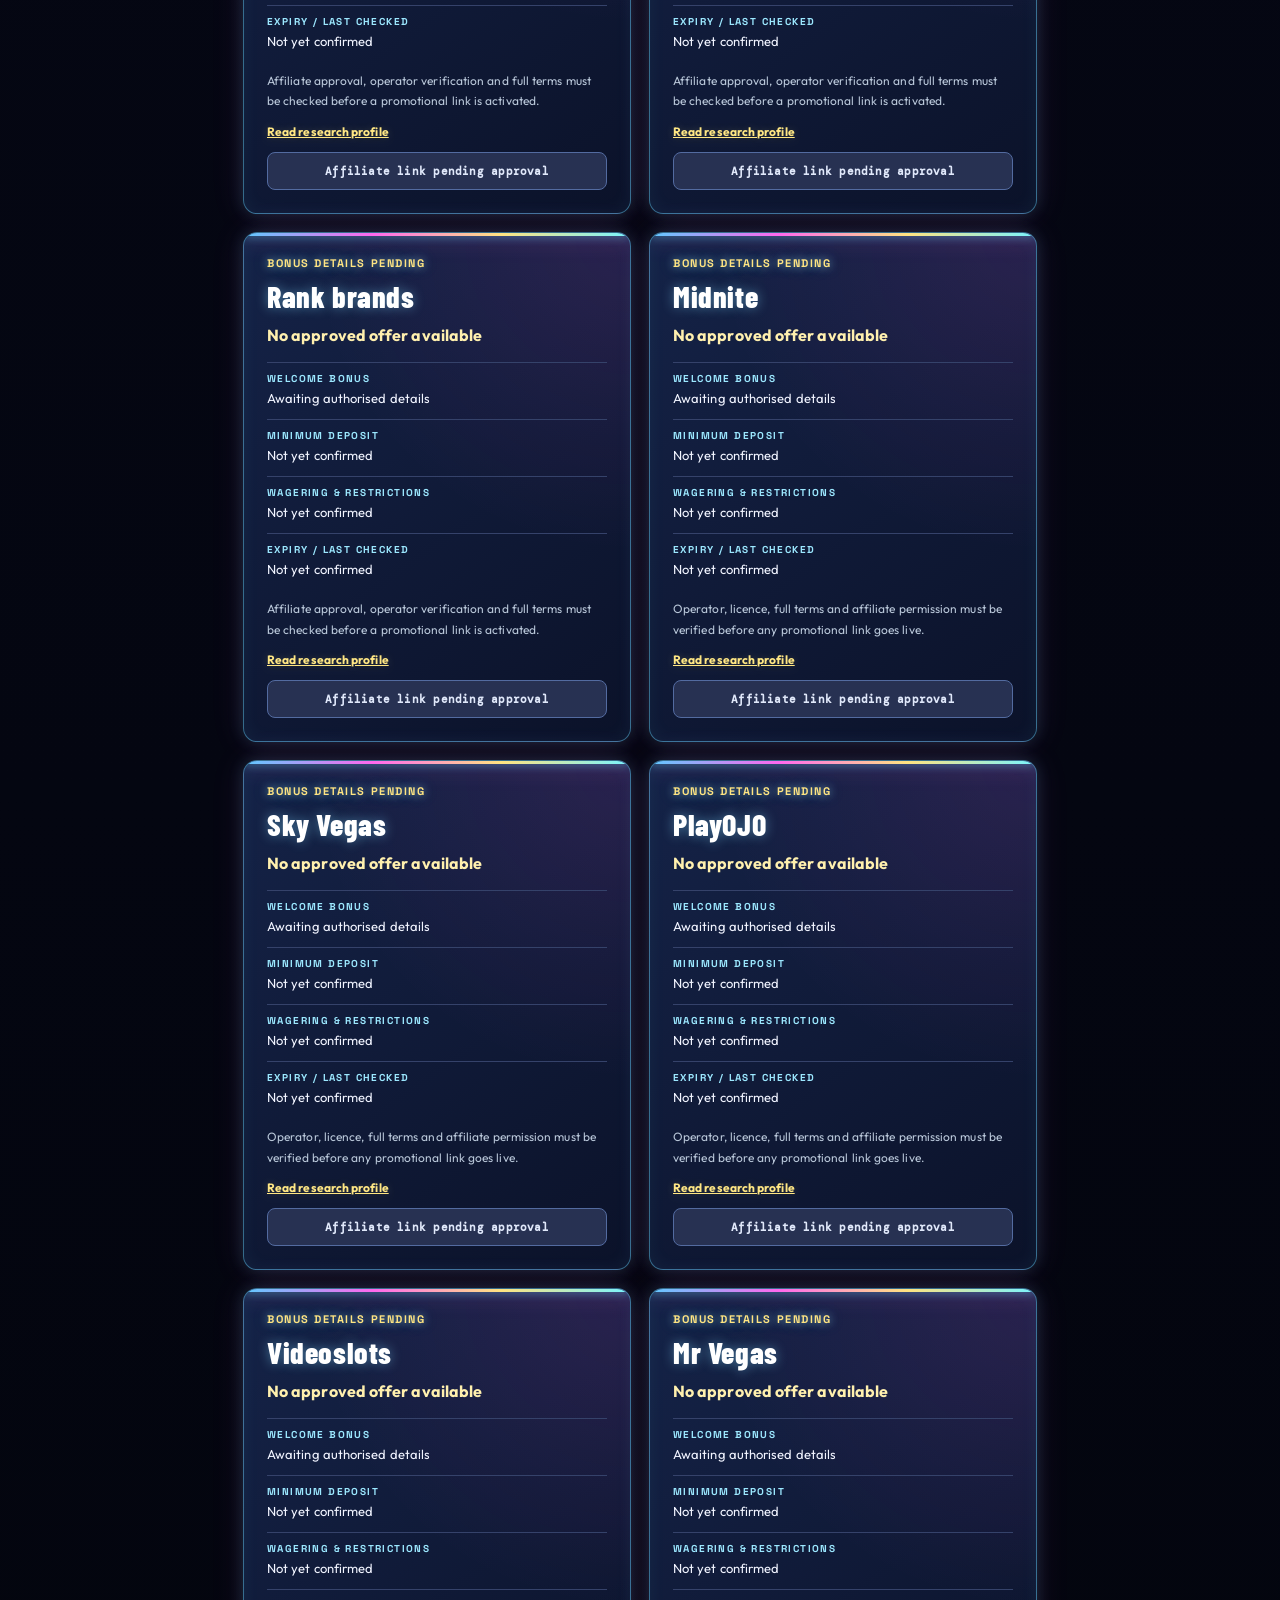
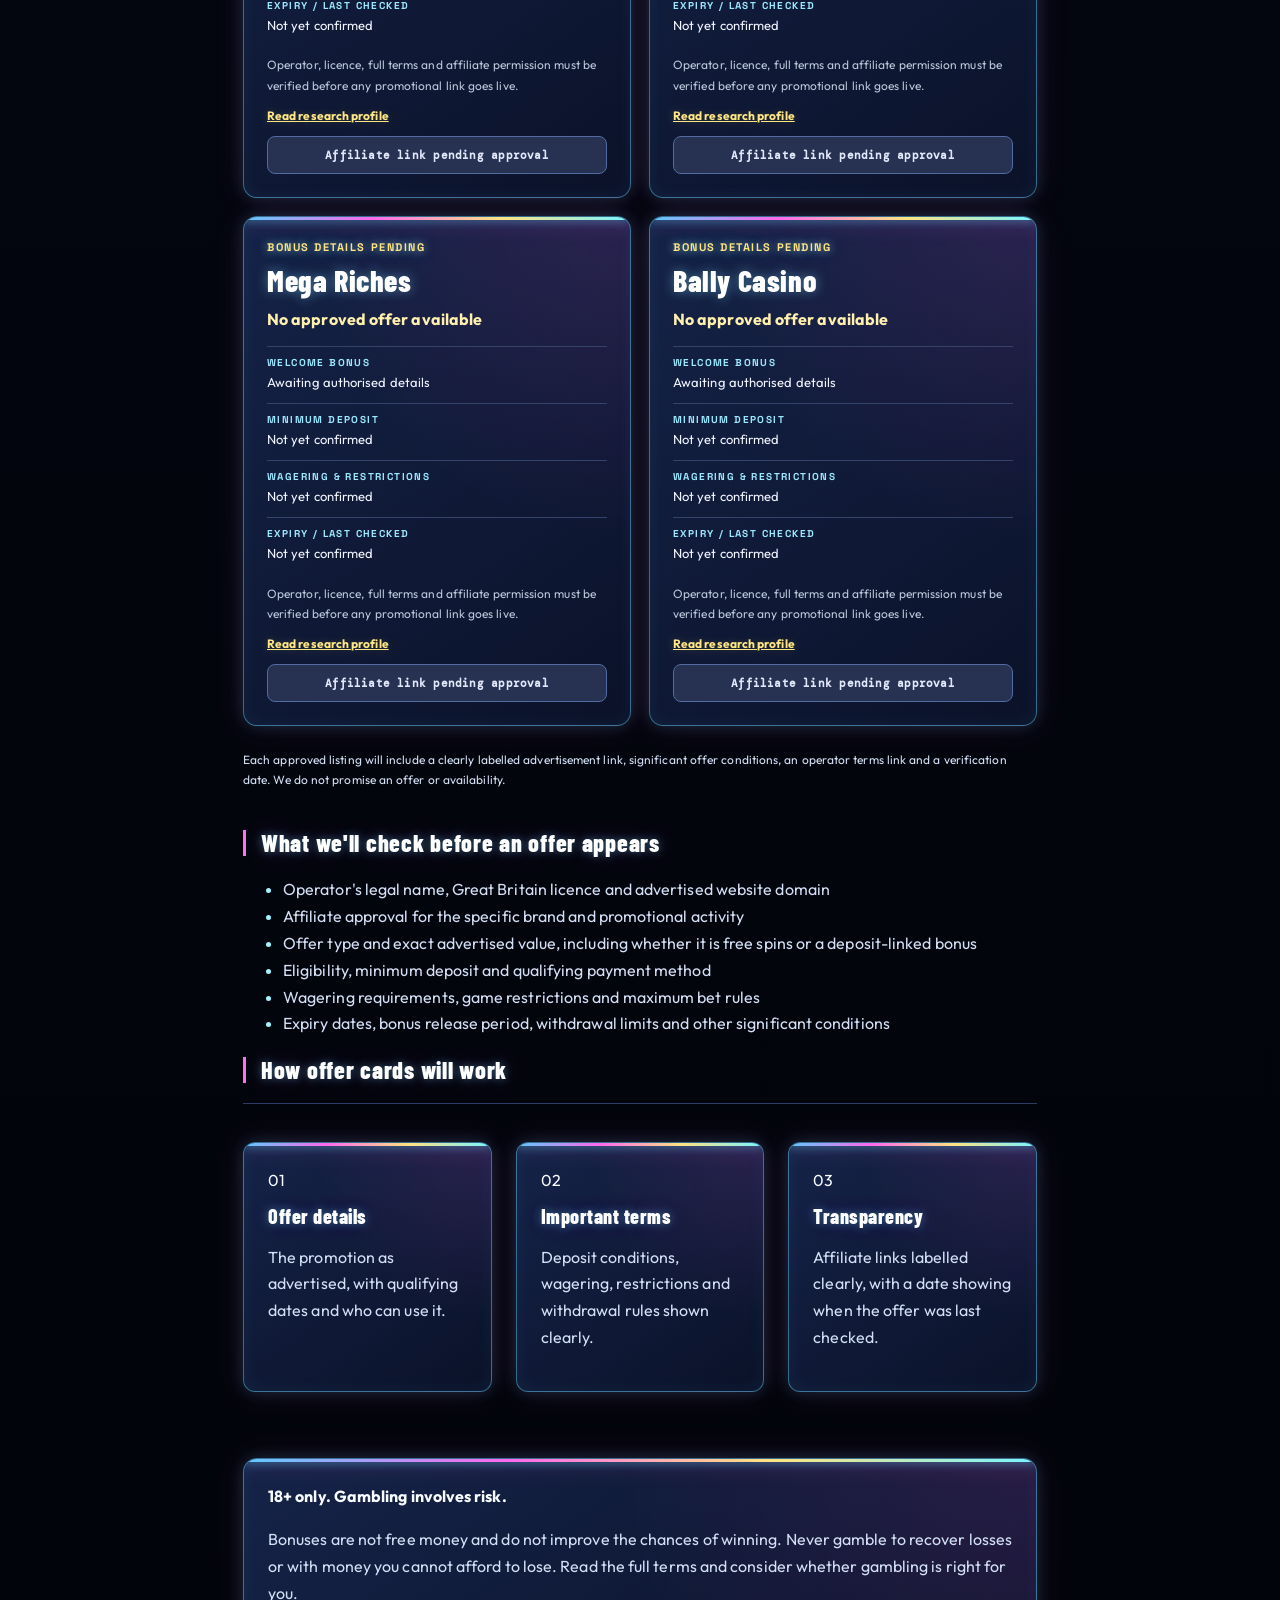
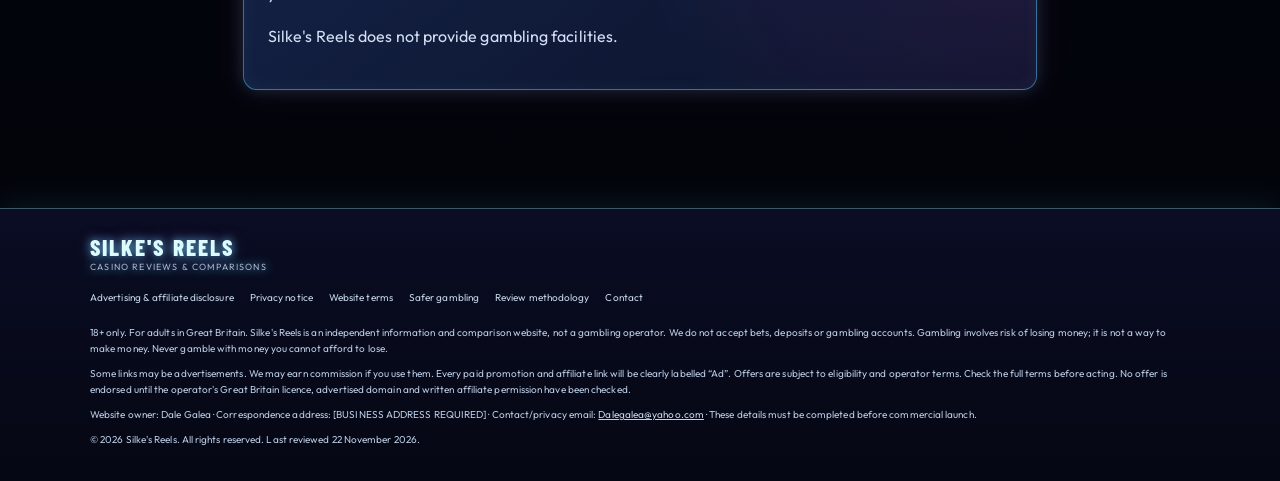
<file: offers.html>
<!doctype html>
<html lang="en-GB"><head><meta charset="utf-8"><meta name="viewport" content="width=device-width,initial-scale=1"><meta name="description" content="Information about verified UK casino promotions, free spins and bonus terms from Silke's Reels."><title>Casino Offers & Free Spins | Silke's Reels</title><link rel="stylesheet" href="styles.css?v=maximum-neon-v5-20261128"></head>
<body><header class="site-header"><a class="brand" href="index.html" aria-label="Silke's Reels home"><img src="IMG_1723.png" alt="Silke's Reels neon logo" class="brand-logo"></a><nav><a href="index.html">Home</a><a href="reviews.html">Reviews</a><a href="responsible-gambling.html">Safer gambling</a></nav></header>
<main class="page"><p class="eyebrow">PROMOTIONS & TERMS</p><h1>Casino offers & free spins</h1><p class="lead">A clear guide to promotions, eligibility and the conditions that matter.</p>
<div class="notice-panel"><strong>No offers are currently published.</strong><p>We are checking operator licences, affiliate permissions and the full terms of each promotion before listing anything. We will not publish unverified bonuses, expired offers or unapproved affiliate links.</p></div>
<section class="bonus-section" aria-labelledby="bonus-section-title"><p class="eyebrow">SILKE'S REELS · BONUS DIRECTORY</p><h2 id="bonus-section-title">Welcome bonus listings</h2><p>These spaces are reserved for approved Great Britain casino promotions. No bonus values, free spins or tracking links have been confirmed. An inactive listing is not an offer to gamble.</p><div class="bonus-grid"><article class="bonus-card" id="bonus-paddy-power"><p class="eyebrow">BONUS DETAILS PENDING</p><h3>Paddy Power Games</h3><p class="bonus-status">No approved offer available</p><dl><div><dt>Welcome bonus</dt><dd>Awaiting authorised details</dd></div><div><dt>Minimum deposit</dt><dd>Not yet confirmed</dd></div><div><dt>Wagering & restrictions</dt><dd>Not yet confirmed</dd></div><div><dt>Expiry / last checked</dt><dd>Not yet confirmed</dd></div></dl><p class="bonus-footnote">Affiliate approval, operator verification and full terms must be checked before a promotional link is activated.</p><a class="bonus-review" href="reviews.html#paddy-power">Read research profile</a><span class="bonus-unavailable" aria-label="Offer not available">Affiliate link pending approval</span></article>
<article class="bonus-card" id="bonus-mrq"><p class="eyebrow">BONUS DETAILS PENDING</p><h3>MrQ</h3><p class="bonus-status">No approved offer available</p><dl><div><dt>Welcome bonus</dt><dd>Awaiting authorised details</dd></div><div><dt>Minimum deposit</dt><dd>Not yet confirmed</dd></div><div><dt>Wagering & restrictions</dt><dd>Not yet confirmed</dd></div><div><dt>Expiry / last checked</dt><dd>Not yet confirmed</dd></div></dl><p class="bonus-footnote">Affiliate approval, operator verification and full terms must be checked before a promotional link is activated.</p><a class="bonus-review" href="reviews.html#mrq">Read research profile</a><span class="bonus-unavailable" aria-label="Offer not available">Affiliate link pending approval</span></article>
<article class="bonus-card" id="bonus-casumo"><p class="eyebrow">BONUS DETAILS PENDING</p><h3>Casumo</h3><p class="bonus-status">No approved offer available</p><dl><div><dt>Welcome bonus</dt><dd>Awaiting authorised details</dd></div><div><dt>Minimum deposit</dt><dd>Not yet confirmed</dd></div><div><dt>Wagering & restrictions</dt><dd>Not yet confirmed</dd></div><div><dt>Expiry / last checked</dt><dd>Not yet confirmed</dd></div></dl><p class="bonus-footnote">Affiliate approval, operator verification and full terms must be checked before a promotional link is activated.</p><a class="bonus-review" href="reviews.html#casumo">Read research profile</a><span class="bonus-unavailable" aria-label="Offer not available">Affiliate link pending approval</span></article>
<article class="bonus-card" id="bonus-betfair"><p class="eyebrow">BONUS DETAILS PENDING</p><h3>Betfair Casino</h3><p class="bonus-status">No approved offer available</p><dl><div><dt>Welcome bonus</dt><dd>Awaiting authorised details</dd></div><div><dt>Minimum deposit</dt><dd>Not yet confirmed</dd></div><div><dt>Wagering & restrictions</dt><dd>Not yet confirmed</dd></div><div><dt>Expiry / last checked</dt><dd>Not yet confirmed</dd></div></dl><p class="bonus-footnote">Affiliate approval, operator verification and full terms must be checked before a promotional link is activated.</p><a class="bonus-review" href="reviews.html#betfair">Read research profile</a><span class="bonus-unavailable" aria-label="Offer not available">Affiliate link pending approval</span></article>
<article class="bonus-card" id="bonus-leovegas"><p class="eyebrow">BONUS DETAILS PENDING</p><h3>LeoVegas</h3><p class="bonus-status">No approved offer available</p><dl><div><dt>Welcome bonus</dt><dd>Awaiting authorised details</dd></div><div><dt>Minimum deposit</dt><dd>Not yet confirmed</dd></div><div><dt>Wagering & restrictions</dt><dd>Not yet confirmed</dd></div><div><dt>Expiry / last checked</dt><dd>Not yet confirmed</dd></div></dl><p class="bonus-footnote">Affiliate approval, operator verification and full terms must be checked before a promotional link is activated.</p><a class="bonus-review" href="reviews.html#leovegas">Read research profile</a><span class="bonus-unavailable" aria-label="Offer not available">Affiliate link pending approval</span></article>
<article class="bonus-card" id="bonus-888"><p class="eyebrow">BONUS DETAILS PENDING</p><h3>888casino</h3><p class="bonus-status">No approved offer available</p><dl><div><dt>Welcome bonus</dt><dd>Awaiting authorised details</dd></div><div><dt>Minimum deposit</dt><dd>Not yet confirmed</dd></div><div><dt>Wagering & restrictions</dt><dd>Not yet confirmed</dd></div><div><dt>Expiry / last checked</dt><dd>Not yet confirmed</dd></div></dl><p class="bonus-footnote">Affiliate approval, operator verification and full terms must be checked before a promotional link is activated.</p><a class="bonus-review" href="reviews.html#888">Read research profile</a><span class="bonus-unavailable" aria-label="Offer not available">Affiliate link pending approval</span></article>
<article class="bonus-card" id="bonus-boylesports"><p class="eyebrow">BONUS DETAILS PENDING</p><h3>BoyleSports</h3><p class="bonus-status">No approved offer available</p><dl><div><dt>Welcome bonus</dt><dd>Awaiting authorised details</dd></div><div><dt>Minimum deposit</dt><dd>Not yet confirmed</dd></div><div><dt>Wagering & restrictions</dt><dd>Not yet confirmed</dd></div><div><dt>Expiry / last checked</dt><dd>Not yet confirmed</dd></div></dl><p class="bonus-footnote">Affiliate approval, operator verification and full terms must be checked before a promotional link is activated.</p><a class="bonus-review" href="reviews.html#boylesports">Read research profile</a><span class="bonus-unavailable" aria-label="Offer not available">Affiliate link pending approval</span></article>
<article class="bonus-card" id="bonus-entain"><p class="eyebrow">BONUS DETAILS PENDING</p><h3>Entain brands</h3><p class="bonus-status">No approved offer available</p><dl><div><dt>Welcome bonus</dt><dd>Awaiting authorised details</dd></div><div><dt>Minimum deposit</dt><dd>Not yet confirmed</dd></div><div><dt>Wagering & restrictions</dt><dd>Not yet confirmed</dd></div><div><dt>Expiry / last checked</dt><dd>Not yet confirmed</dd></div></dl><p class="bonus-footnote">Affiliate approval, operator verification and full terms must be checked before a promotional link is activated.</p><a class="bonus-review" href="reviews.html#entain">Read research profile</a><span class="bonus-unavailable" aria-label="Offer not available">Affiliate link pending approval</span></article>
<article class="bonus-card" id="bonus-rank"><p class="eyebrow">BONUS DETAILS PENDING</p><h3>Rank brands</h3><p class="bonus-status">No approved offer available</p><dl><div><dt>Welcome bonus</dt><dd>Awaiting authorised details</dd></div><div><dt>Minimum deposit</dt><dd>Not yet confirmed</dd></div><div><dt>Wagering & restrictions</dt><dd>Not yet confirmed</dd></div><div><dt>Expiry / last checked</dt><dd>Not yet confirmed</dd></div></dl><p class="bonus-footnote">Affiliate approval, operator verification and full terms must be checked before a promotional link is activated.</p><a class="bonus-review" href="reviews.html#rank">Read research profile</a><span class="bonus-unavailable" aria-label="Offer not available">Affiliate link pending approval</span></article><article class="bonus-card" id="bonus-midnite"><p class="eyebrow">BONUS DETAILS PENDING</p><h3>Midnite</h3><p class="bonus-status">No approved offer available</p><dl><div><dt>Welcome bonus</dt><dd>Awaiting authorised details</dd></div><div><dt>Minimum deposit</dt><dd>Not yet confirmed</dd></div><div><dt>Wagering &amp; restrictions</dt><dd>Not yet confirmed</dd></div><div><dt>Expiry / last checked</dt><dd>Not yet confirmed</dd></div></dl><p class="bonus-footnote">Operator, licence, full terms and affiliate permission must be verified before any promotional link goes live.</p><a class="bonus-review" href="reviews.html#midnite">Read research profile</a><span class="bonus-unavailable">Affiliate link pending approval</span></article><article class="bonus-card" id="bonus-sky-vegas"><p class="eyebrow">BONUS DETAILS PENDING</p><h3>Sky Vegas</h3><p class="bonus-status">No approved offer available</p><dl><div><dt>Welcome bonus</dt><dd>Awaiting authorised details</dd></div><div><dt>Minimum deposit</dt><dd>Not yet confirmed</dd></div><div><dt>Wagering &amp; restrictions</dt><dd>Not yet confirmed</dd></div><div><dt>Expiry / last checked</dt><dd>Not yet confirmed</dd></div></dl><p class="bonus-footnote">Operator, licence, full terms and affiliate permission must be verified before any promotional link goes live.</p><a class="bonus-review" href="reviews.html#sky-vegas">Read research profile</a><span class="bonus-unavailable">Affiliate link pending approval</span></article><article class="bonus-card" id="bonus-playojo"><p class="eyebrow">BONUS DETAILS PENDING</p><h3>PlayOJO</h3><p class="bonus-status">No approved offer available</p><dl><div><dt>Welcome bonus</dt><dd>Awaiting authorised details</dd></div><div><dt>Minimum deposit</dt><dd>Not yet confirmed</dd></div><div><dt>Wagering &amp; restrictions</dt><dd>Not yet confirmed</dd></div><div><dt>Expiry / last checked</dt><dd>Not yet confirmed</dd></div></dl><p class="bonus-footnote">Operator, licence, full terms and affiliate permission must be verified before any promotional link goes live.</p><a class="bonus-review" href="reviews.html#playojo">Read research profile</a><span class="bonus-unavailable">Affiliate link pending approval</span></article><article class="bonus-card" id="bonus-videoslots"><p class="eyebrow">BONUS DETAILS PENDING</p><h3>Videoslots</h3><p class="bonus-status">No approved offer available</p><dl><div><dt>Welcome bonus</dt><dd>Awaiting authorised details</dd></div><div><dt>Minimum deposit</dt><dd>Not yet confirmed</dd></div><div><dt>Wagering &amp; restrictions</dt><dd>Not yet confirmed</dd></div><div><dt>Expiry / last checked</dt><dd>Not yet confirmed</dd></div></dl><p class="bonus-footnote">Operator, licence, full terms and affiliate permission must be verified before any promotional link goes live.</p><a class="bonus-review" href="reviews.html#videoslots">Read research profile</a><span class="bonus-unavailable">Affiliate link pending approval</span></article><article class="bonus-card" id="bonus-mr-vegas"><p class="eyebrow">BONUS DETAILS PENDING</p><h3>Mr Vegas</h3><p class="bonus-status">No approved offer available</p><dl><div><dt>Welcome bonus</dt><dd>Awaiting authorised details</dd></div><div><dt>Minimum deposit</dt><dd>Not yet confirmed</dd></div><div><dt>Wagering &amp; restrictions</dt><dd>Not yet confirmed</dd></div><div><dt>Expiry / last checked</dt><dd>Not yet confirmed</dd></div></dl><p class="bonus-footnote">Operator, licence, full terms and affiliate permission must be verified before any promotional link goes live.</p><a class="bonus-review" href="reviews.html#mr-vegas">Read research profile</a><span class="bonus-unavailable">Affiliate link pending approval</span></article><article class="bonus-card" id="bonus-mega-riches"><p class="eyebrow">BONUS DETAILS PENDING</p><h3>Mega Riches</h3><p class="bonus-status">No approved offer available</p><dl><div><dt>Welcome bonus</dt><dd>Awaiting authorised details</dd></div><div><dt>Minimum deposit</dt><dd>Not yet confirmed</dd></div><div><dt>Wagering &amp; restrictions</dt><dd>Not yet confirmed</dd></div><div><dt>Expiry / last checked</dt><dd>Not yet confirmed</dd></div></dl><p class="bonus-footnote">Operator, licence, full terms and affiliate permission must be verified before any promotional link goes live.</p><a class="bonus-review" href="reviews.html#mega-riches">Read research profile</a><span class="bonus-unavailable">Affiliate link pending approval</span></article><article class="bonus-card" id="bonus-bally-casino"><p class="eyebrow">BONUS DETAILS PENDING</p><h3>Bally Casino</h3><p class="bonus-status">No approved offer available</p><dl><div><dt>Welcome bonus</dt><dd>Awaiting authorised details</dd></div><div><dt>Minimum deposit</dt><dd>Not yet confirmed</dd></div><div><dt>Wagering &amp; restrictions</dt><dd>Not yet confirmed</dd></div><div><dt>Expiry / last checked</dt><dd>Not yet confirmed</dd></div></dl><p class="bonus-footnote">Operator, licence, full terms and affiliate permission must be verified before any promotional link goes live.</p><a class="bonus-review" href="reviews.html#bally-casino">Read research profile</a><span class="bonus-unavailable">Affiliate link pending approval</span></article></div><p class="small">Each approved listing will include a clearly labelled advertisement link, significant offer conditions, an operator terms link and a verification date. We do not promise an offer or availability.</p></section>
<h2>What we'll check before an offer appears</h2><ul><li>Operator's legal name, Great Britain licence and advertised website domain</li><li>Affiliate approval for the specific brand and promotional activity</li><li>Offer type and exact advertised value, including whether it is free spins or a deposit-linked bonus</li><li>Eligibility, minimum deposit and qualifying payment method</li><li>Wagering requirements, game restrictions and maximum bet rules</li><li>Expiry dates, bonus release period, withdrawal limits and other significant conditions</li></ul>
<h2>How offer cards will work</h2><div class="feature-grid"><article><span>01</span><h3>Offer details</h3><p>The promotion as advertised, with qualifying dates and who can use it.</p></article><article><span>02</span><h3>Important terms</h3><p>Deposit conditions, wagering, restrictions and withdrawal rules shown clearly.</p></article><article><span>03</span><h3>Transparency</h3><p>Affiliate links labelled clearly, with a date showing when the offer was last checked.</p></article></div>
<div class="notice-panel"><strong>18+ only. Gambling involves risk.</strong><p>Bonuses are not free money and do not improve the chances of winning. Never gamble to recover losses or with money you cannot afford to lose. Read the full terms and consider whether gambling is right for you.</p><p>Silke's Reels does not provide gambling facilities.</p></div></main>
<footer class="site-legal-footer"><div class="footer-brand">SILKE'S REELS <span>CASINO REVIEWS & COMPARISONS</span></div><div class="footer-links"><a href="affiliate-disclosure.html">Advertising & affiliate disclosure</a><a href="privacy.html">Privacy notice</a><a href="terms.html">Website terms</a><a href="responsible-gambling.html">Safer gambling</a><a href="methodology.html">Review methodology</a><a href="contact.html">Contact</a></div><p class="legal-small">18+ only. For adults in Great Britain. Silke's Reels is an independent information and comparison website, not a gambling operator. We do not accept bets, deposits or gambling accounts. Gambling involves risk of losing money; it is not a way to make money. Never gamble with money you cannot afford to lose.</p><p class="legal-small">Some links may be advertisements. We may earn commission if you use them. Every paid promotion and affiliate link will be clearly labelled “Ad”. Offers are subject to eligibility and operator terms. Check the full terms before acting. No offer is endorsed until the operator's Great Britain licence, advertised domain and written affiliate permission have been checked.</p><p class="legal-small">Website owner: Dale Galea · Correspondence address: [BUSINESS ADDRESS REQUIRED] · Contact/privacy email: <a href="mailto:Dalegalea@yahoo.com">Dalegalea@yahoo.com</a> · These details must be completed before commercial launch.</p><p class="legal-small">© 2026 Silke's Reels. All rights reserved. Last reviewed 22 November 2026.</p></footer></body></html>
</file>
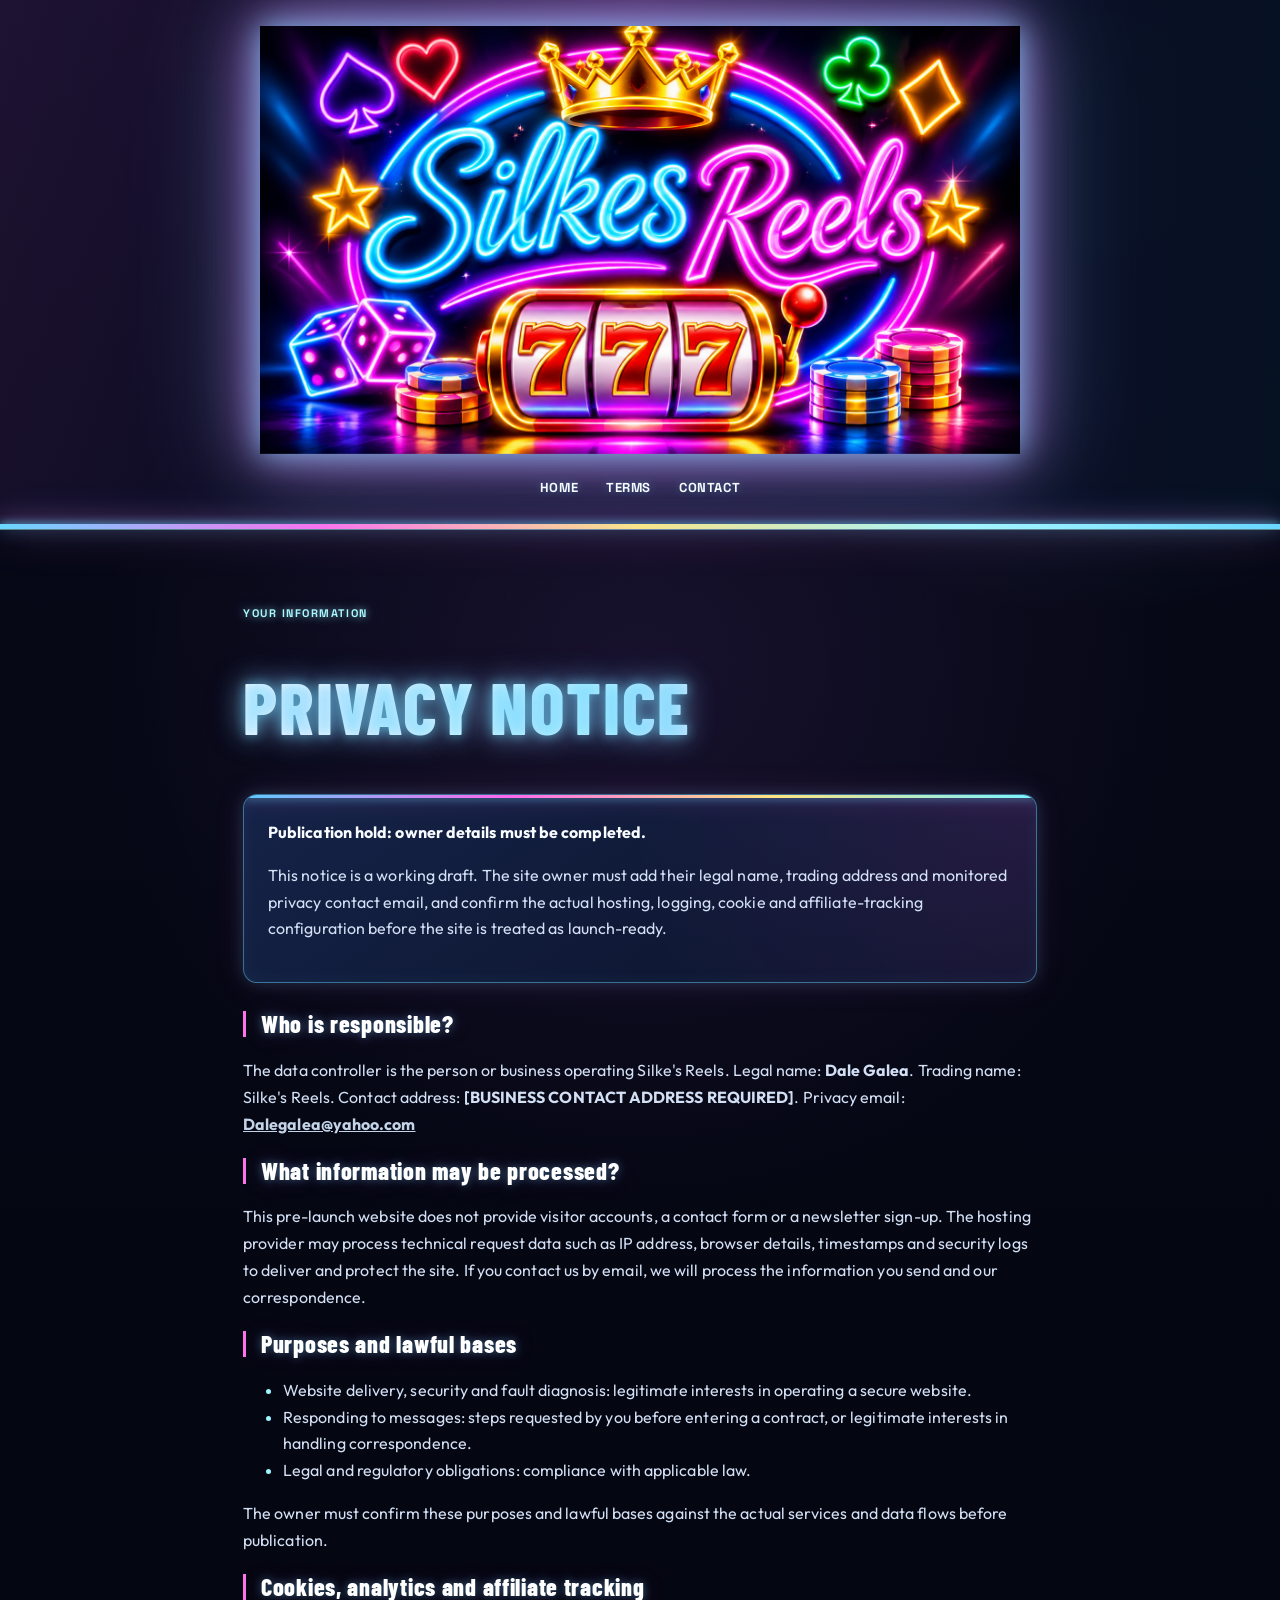
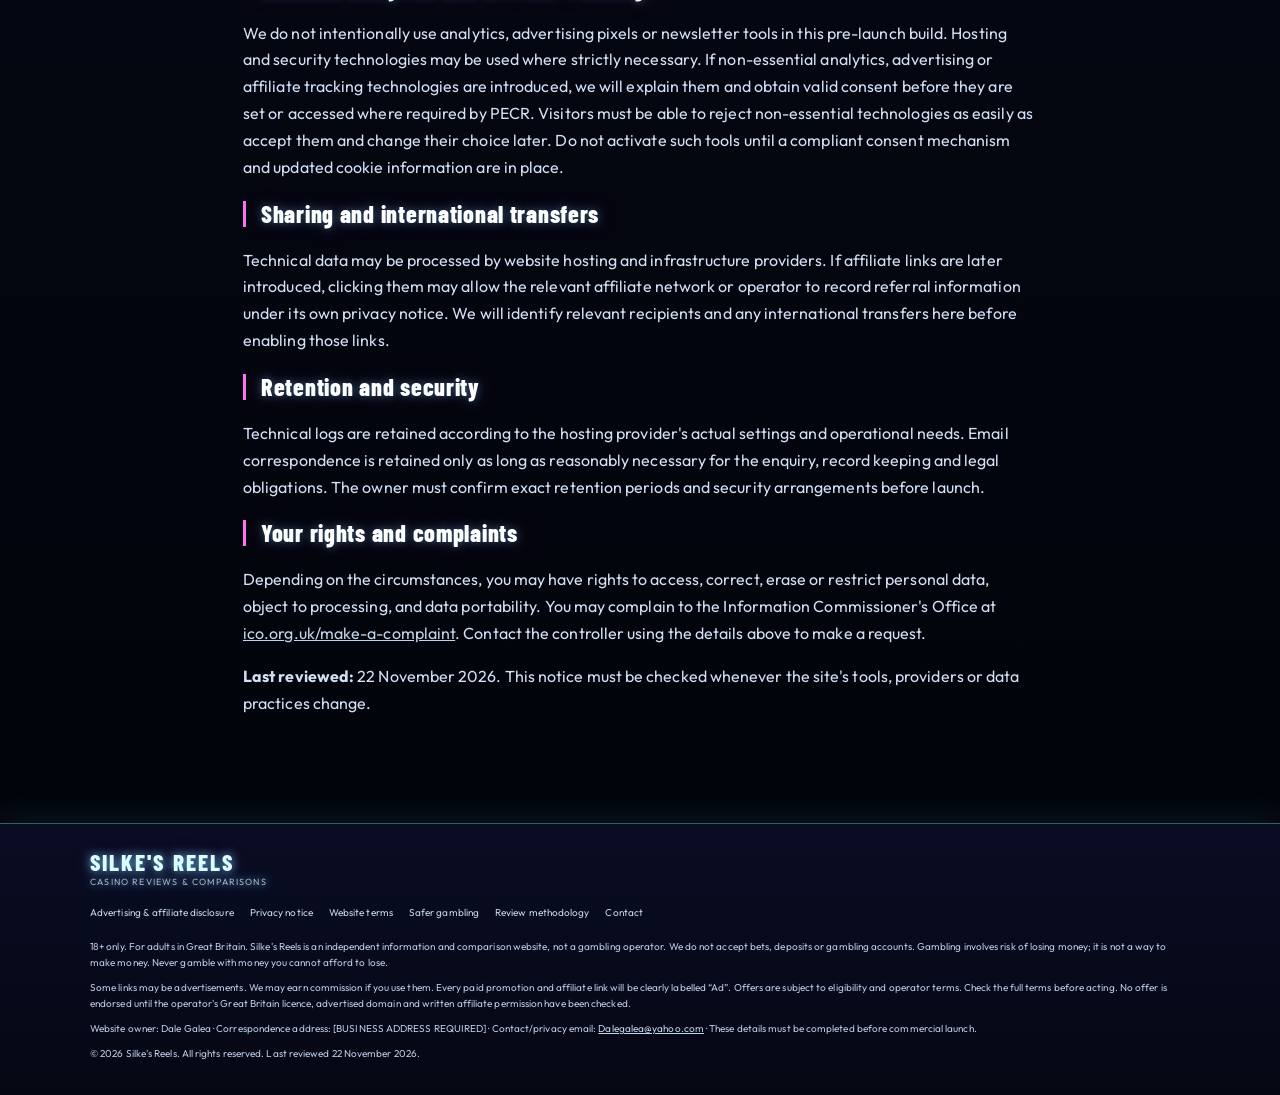
<file: privacy.html>
<!doctype html>
<html lang="en-GB"><head><meta charset="utf-8"><meta name="viewport" content="width=device-width,initial-scale=1"><meta name="description" content="Privacy information for Silke's Reels."><title>Privacy Notice | Silke's Reels</title><link rel="stylesheet" href="styles.css?v=maximum-neon-v5-20261128"></head><body>
<header class="site-header"><a class="brand" href="index.html"><img src="IMG_1723.png" alt="Silke's Reels" class="brand-logo"></a><nav><a href="index.html">Home</a><a href="terms.html">Terms</a><a href="contact.html">Contact</a></nav></header>
<main class="page"><p class="eyebrow">YOUR INFORMATION</p><h1>Privacy notice</h1>
<div class="notice-panel"><strong>Publication hold: owner details must be completed.</strong><p>This notice is a working draft. The site owner must add their legal name, trading address and monitored privacy contact email, and confirm the actual hosting, logging, cookie and affiliate-tracking configuration before the site is treated as launch-ready.</p></div>
<h2>Who is responsible?</h2><p>The data controller is the person or business operating Silke's Reels. Legal name: <strong>Dale Galea</strong>. Trading name: Silke's Reels. Contact address: <strong>[BUSINESS CONTACT ADDRESS REQUIRED]</strong>. Privacy email: <strong><a href="mailto:Dalegalea@yahoo.com">Dalegalea@yahoo.com</a></strong></p>
<h2>What information may be processed?</h2><p>This pre-launch website does not provide visitor accounts, a contact form or a newsletter sign-up. The hosting provider may process technical request data such as IP address, browser details, timestamps and security logs to deliver and protect the site. If you contact us by email, we will process the information you send and our correspondence.</p>
<h2>Purposes and lawful bases</h2><ul><li>Website delivery, security and fault diagnosis: legitimate interests in operating a secure website.</li><li>Responding to messages: steps requested by you before entering a contract, or legitimate interests in handling correspondence.</li><li>Legal and regulatory obligations: compliance with applicable law.</li></ul><p>The owner must confirm these purposes and lawful bases against the actual services and data flows before publication.</p>
<h2>Cookies, analytics and affiliate tracking</h2><p>We do not intentionally use analytics, advertising pixels or newsletter tools in this pre-launch build. Hosting and security technologies may be used where strictly necessary. If non-essential analytics, advertising or affiliate tracking technologies are introduced, we will explain them and obtain valid consent before they are set or accessed where required by PECR. Visitors must be able to reject non-essential technologies as easily as accept them and change their choice later. Do not activate such tools until a compliant consent mechanism and updated cookie information are in place.</p>
<h2>Sharing and international transfers</h2><p>Technical data may be processed by website hosting and infrastructure providers. If affiliate links are later introduced, clicking them may allow the relevant affiliate network or operator to record referral information under its own privacy notice. We will identify relevant recipients and any international transfers here before enabling those links.</p>
<h2>Retention and security</h2><p>Technical logs are retained according to the hosting provider's actual settings and operational needs. Email correspondence is retained only as long as reasonably necessary for the enquiry, record keeping and legal obligations. The owner must confirm exact retention periods and security arrangements before launch.</p>
<h2>Your rights and complaints</h2><p>Depending on the circumstances, you may have rights to access, correct, erase or restrict personal data, object to processing, and data portability. You may complain to the Information Commissioner's Office at <a href="https://ico.org.uk/make-a-complaint/">ico.org.uk/make-a-complaint</a>. Contact the controller using the details above to make a request.</p>
<p><strong>Last reviewed:</strong> 22 November 2026. This notice must be checked whenever the site's tools, providers or data practices change.</p></main>
<footer class="site-legal-footer"><div class="footer-brand">SILKE'S REELS <span>CASINO REVIEWS & COMPARISONS</span></div><div class="footer-links"><a href="affiliate-disclosure.html">Advertising & affiliate disclosure</a><a href="privacy.html">Privacy notice</a><a href="terms.html">Website terms</a><a href="responsible-gambling.html">Safer gambling</a><a href="methodology.html">Review methodology</a><a href="contact.html">Contact</a></div><p class="legal-small">18+ only. For adults in Great Britain. Silke's Reels is an independent information and comparison website, not a gambling operator. We do not accept bets, deposits or gambling accounts. Gambling involves risk of losing money; it is not a way to make money. Never gamble with money you cannot afford to lose.</p><p class="legal-small">Some links may be advertisements. We may earn commission if you use them. Every paid promotion and affiliate link will be clearly labelled “Ad”. Offers are subject to eligibility and operator terms. Check the full terms before acting. No offer is endorsed until the operator's Great Britain licence, advertised domain and written affiliate permission have been checked.</p><p class="legal-small">Website owner: Dale Galea · Correspondence address: [BUSINESS ADDRESS REQUIRED] · Contact/privacy email: <a href="mailto:Dalegalea@yahoo.com">Dalegalea@yahoo.com</a> · These details must be completed before commercial launch.</p><p class="legal-small">© 2026 Silke's Reels. All rights reserved. Last reviewed 22 November 2026.</p></footer></body></html>
</file>
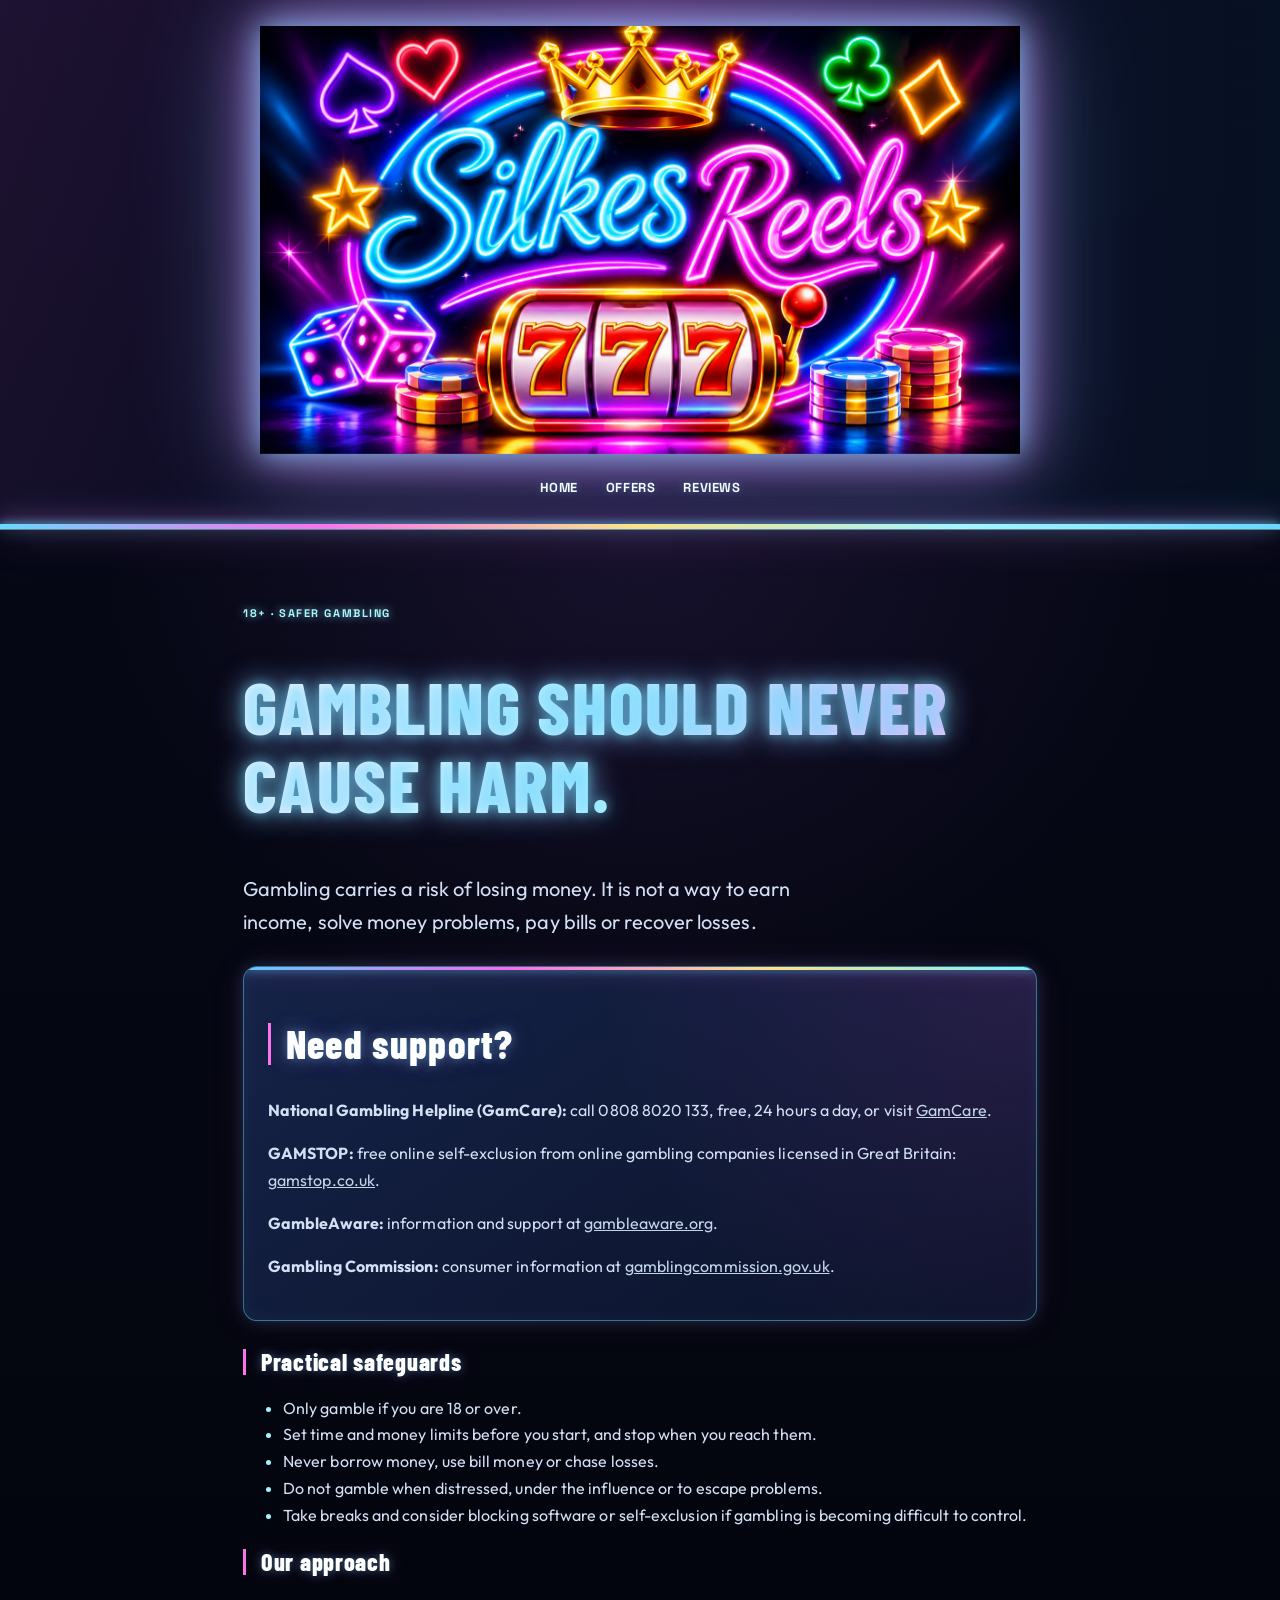
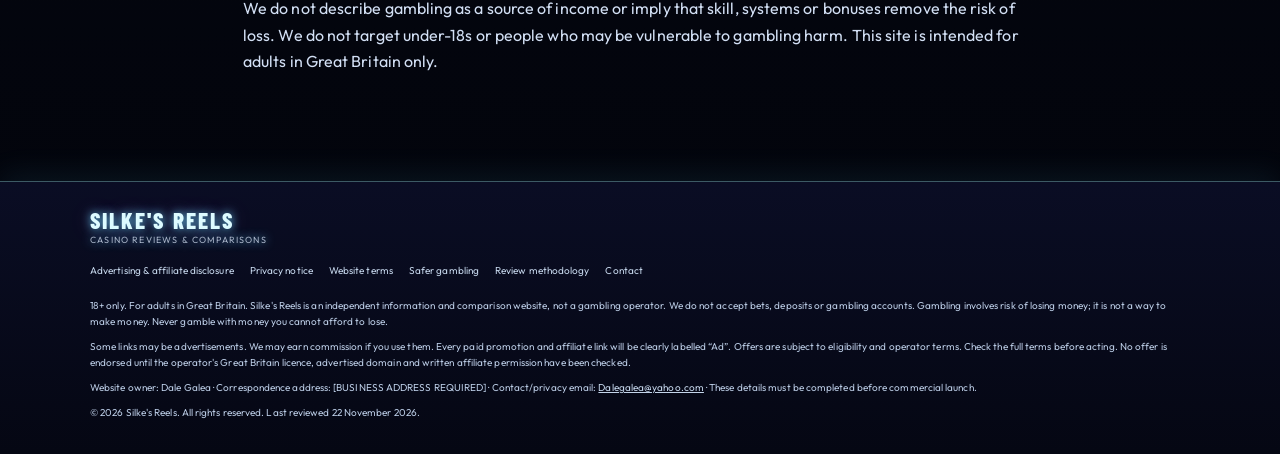
<file: responsible-gambling.html>
<!doctype html>
<html lang="en-GB"><head><meta charset="utf-8"><meta name="viewport" content="width=device-width,initial-scale=1"><meta name="description" content="Safer gambling information and support resources."><title>Safer Gambling | Silke's Reels</title><link rel="stylesheet" href="styles.css?v=maximum-neon-v5-20261128"></head><body>
<header class="site-header"><a class="brand" href="index.html"><img src="IMG_1723.png" alt="Silke's Reels" class="brand-logo"></a><nav><a href="index.html">Home</a><a href="offers.html">Offers</a><a href="reviews.html">Reviews</a></nav></header>
<main class="page"><p class="eyebrow">18+ · SAFER GAMBLING</p><h1>Gambling should never cause harm.</h1><p class="lead">Gambling carries a risk of losing money. It is not a way to earn income, solve money problems, pay bills or recover losses.</p>
<div class="notice-panel"><h2>Need support?</h2><p><strong>National Gambling Helpline (GamCare):</strong> call 0808 8020 133, free, 24 hours a day, or visit <a href="https://www.gamcare.org.uk/">GamCare</a>.</p><p><strong>GAMSTOP:</strong> free online self-exclusion from online gambling companies licensed in Great Britain: <a href="https://www.gamstop.co.uk/">gamstop.co.uk</a>.</p><p><strong>GambleAware:</strong> information and support at <a href="https://www.gambleaware.org/">gambleaware.org</a>.</p><p><strong>Gambling Commission:</strong> consumer information at <a href="https://www.gamblingcommission.gov.uk/public-and-players">gamblingcommission.gov.uk</a>.</p></div>
<h2>Practical safeguards</h2><ul><li>Only gamble if you are 18 or over.</li><li>Set time and money limits before you start, and stop when you reach them.</li><li>Never borrow money, use bill money or chase losses.</li><li>Do not gamble when distressed, under the influence or to escape problems.</li><li>Take breaks and consider blocking software or self-exclusion if gambling is becoming difficult to control.</li></ul>
<h2>Our approach</h2><p>We do not describe gambling as a source of income or imply that skill, systems or bonuses remove the risk of loss. We do not target under-18s or people who may be vulnerable to gambling harm. This site is intended for adults in Great Britain only.</p></main>
<footer class="site-legal-footer"><div class="footer-brand">SILKE'S REELS <span>CASINO REVIEWS & COMPARISONS</span></div><div class="footer-links"><a href="affiliate-disclosure.html">Advertising & affiliate disclosure</a><a href="privacy.html">Privacy notice</a><a href="terms.html">Website terms</a><a href="responsible-gambling.html">Safer gambling</a><a href="methodology.html">Review methodology</a><a href="contact.html">Contact</a></div><p class="legal-small">18+ only. For adults in Great Britain. Silke's Reels is an independent information and comparison website, not a gambling operator. We do not accept bets, deposits or gambling accounts. Gambling involves risk of losing money; it is not a way to make money. Never gamble with money you cannot afford to lose.</p><p class="legal-small">Some links may be advertisements. We may earn commission if you use them. Every paid promotion and affiliate link will be clearly labelled “Ad”. Offers are subject to eligibility and operator terms. Check the full terms before acting. No offer is endorsed until the operator's Great Britain licence, advertised domain and written affiliate permission have been checked.</p><p class="legal-small">Website owner: Dale Galea · Correspondence address: [BUSINESS ADDRESS REQUIRED] · Contact/privacy email: <a href="mailto:Dalegalea@yahoo.com">Dalegalea@yahoo.com</a> · These details must be completed before commercial launch.</p><p class="legal-small">© 2026 Silke's Reels. All rights reserved. Last reviewed 22 November 2026.</p></footer></body></html>
</file>
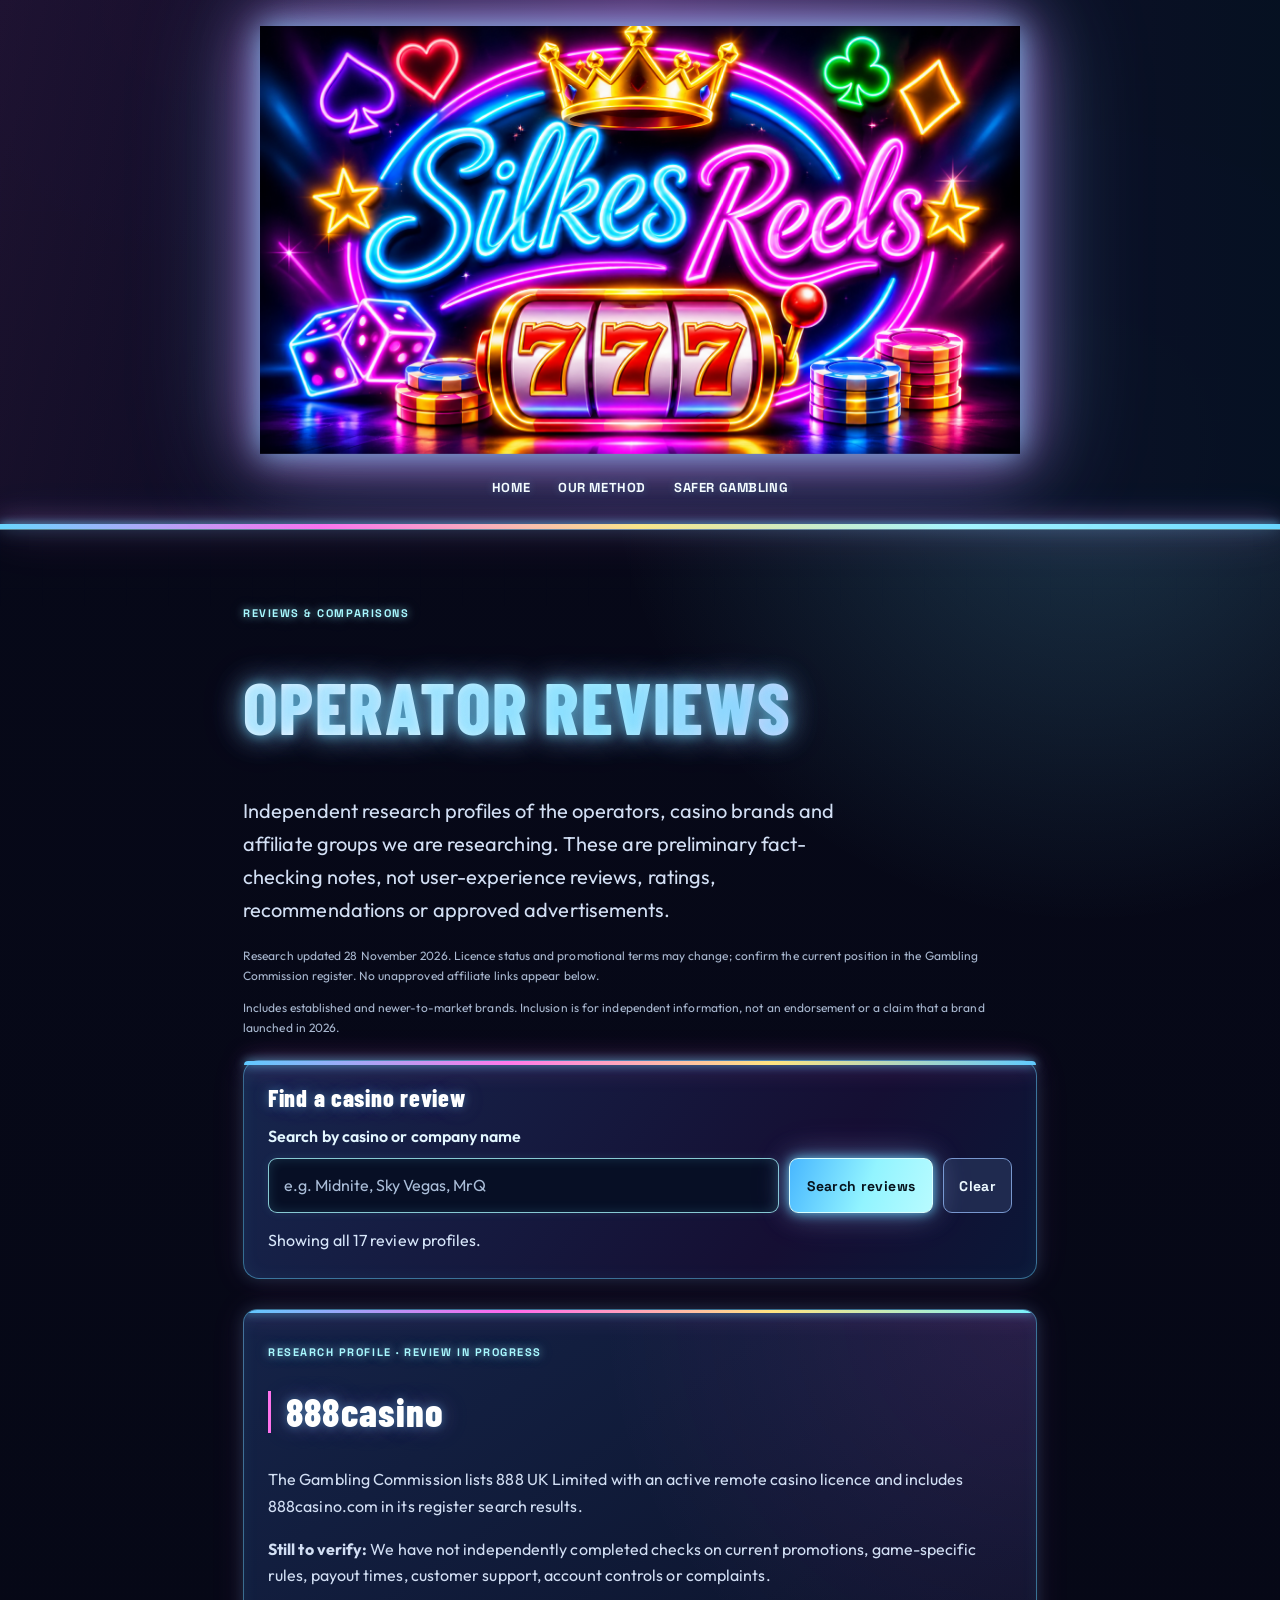
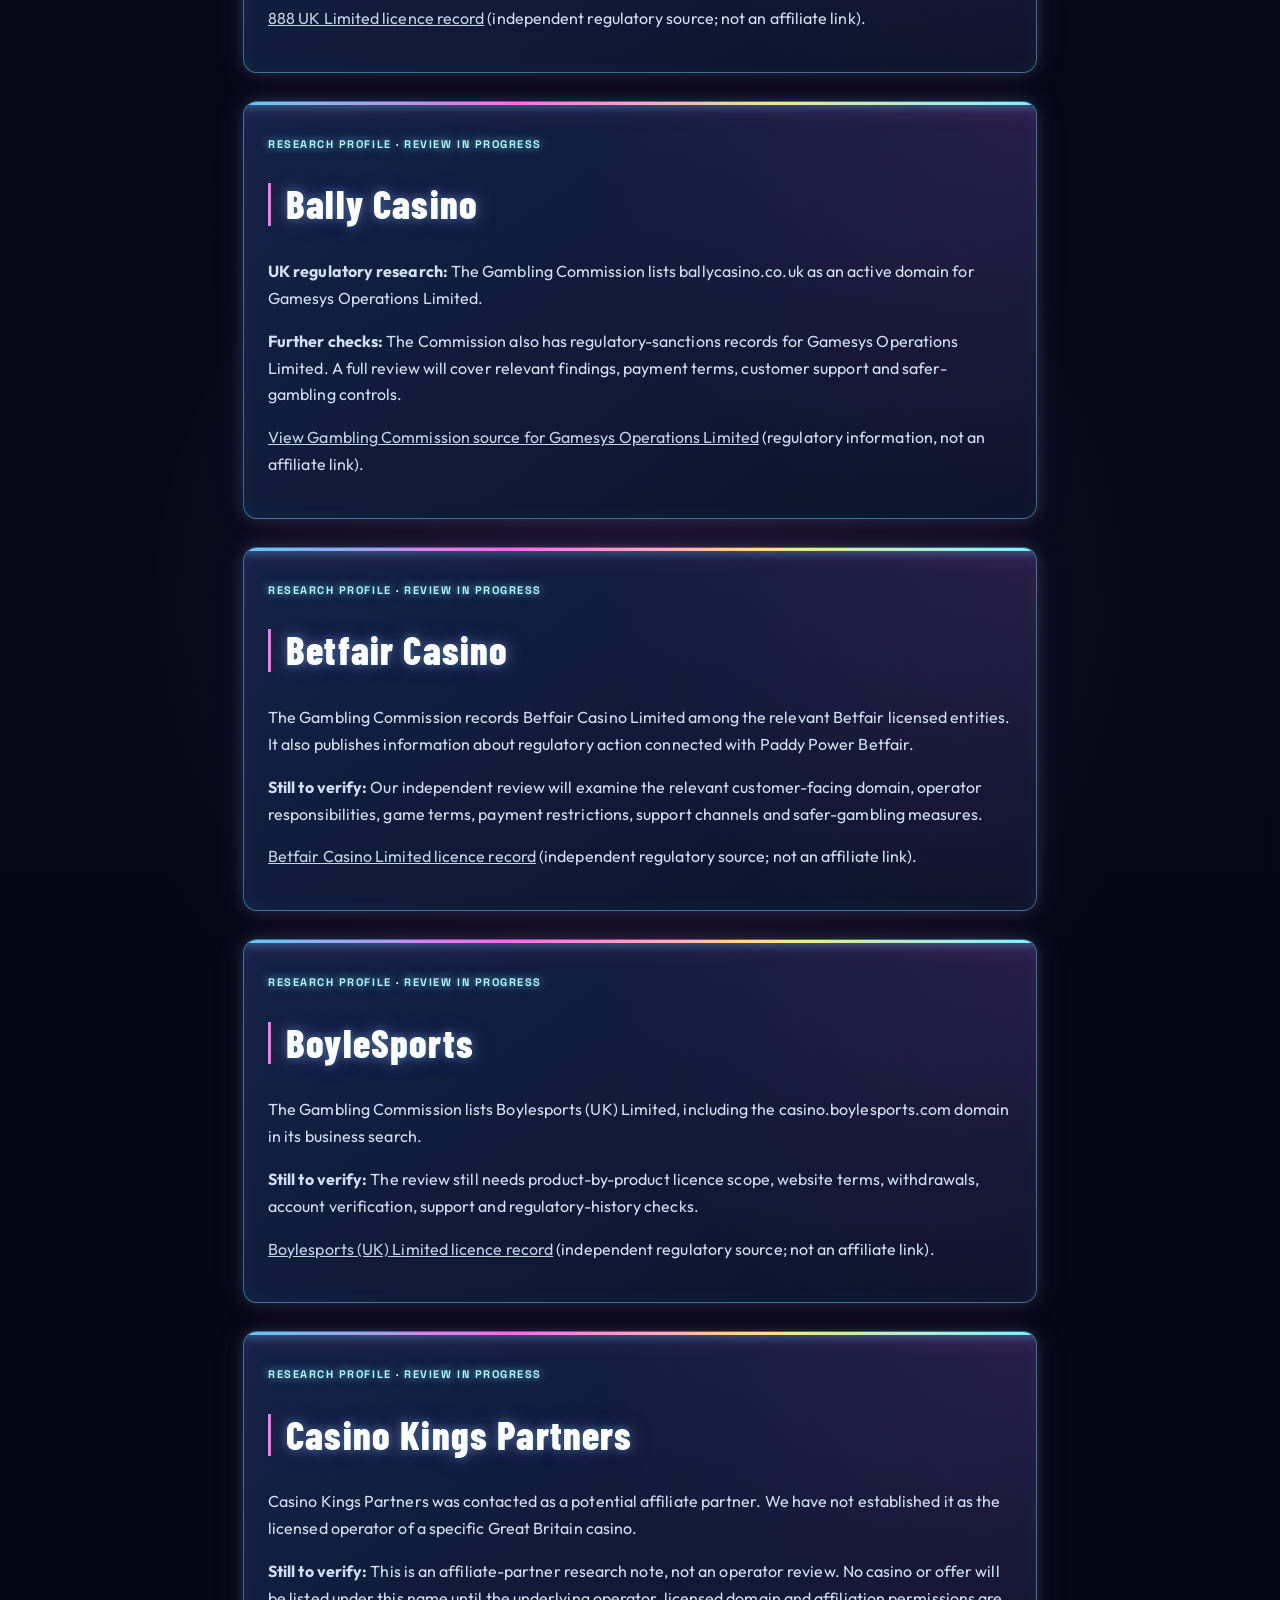
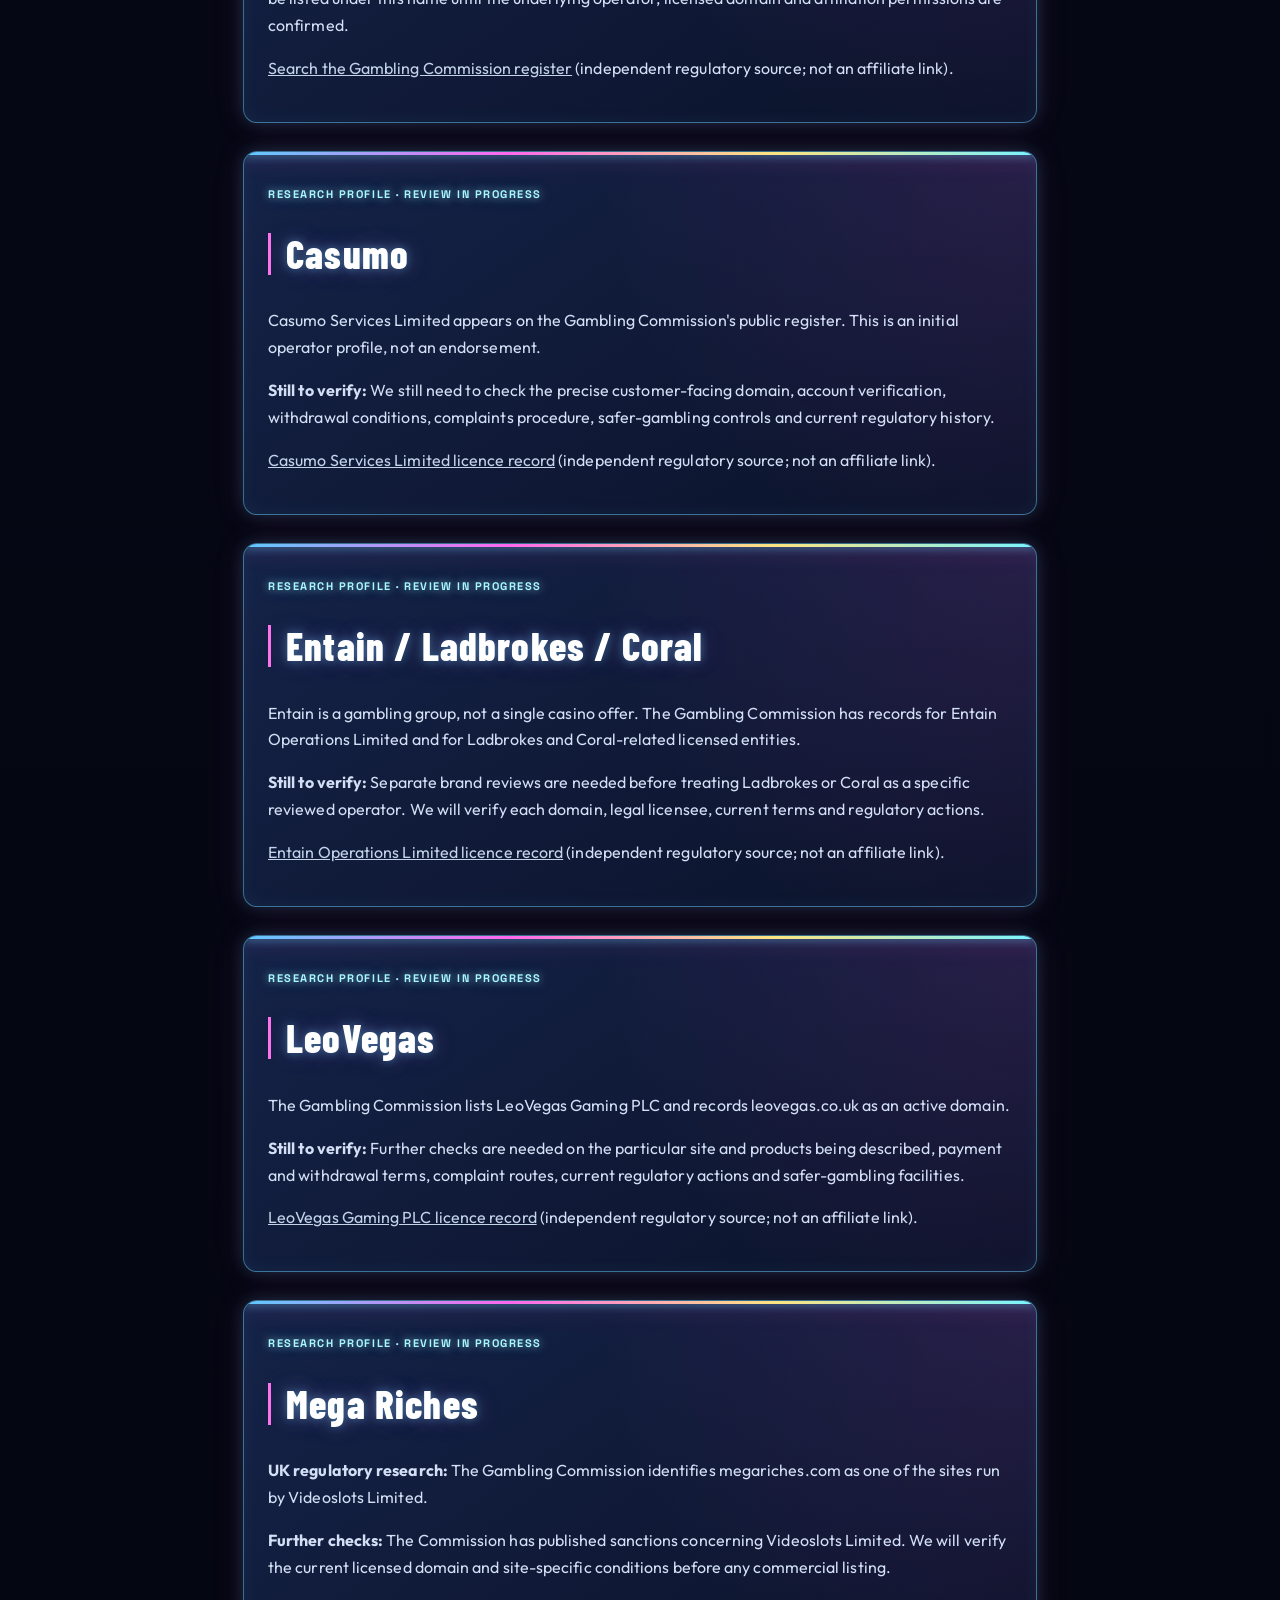
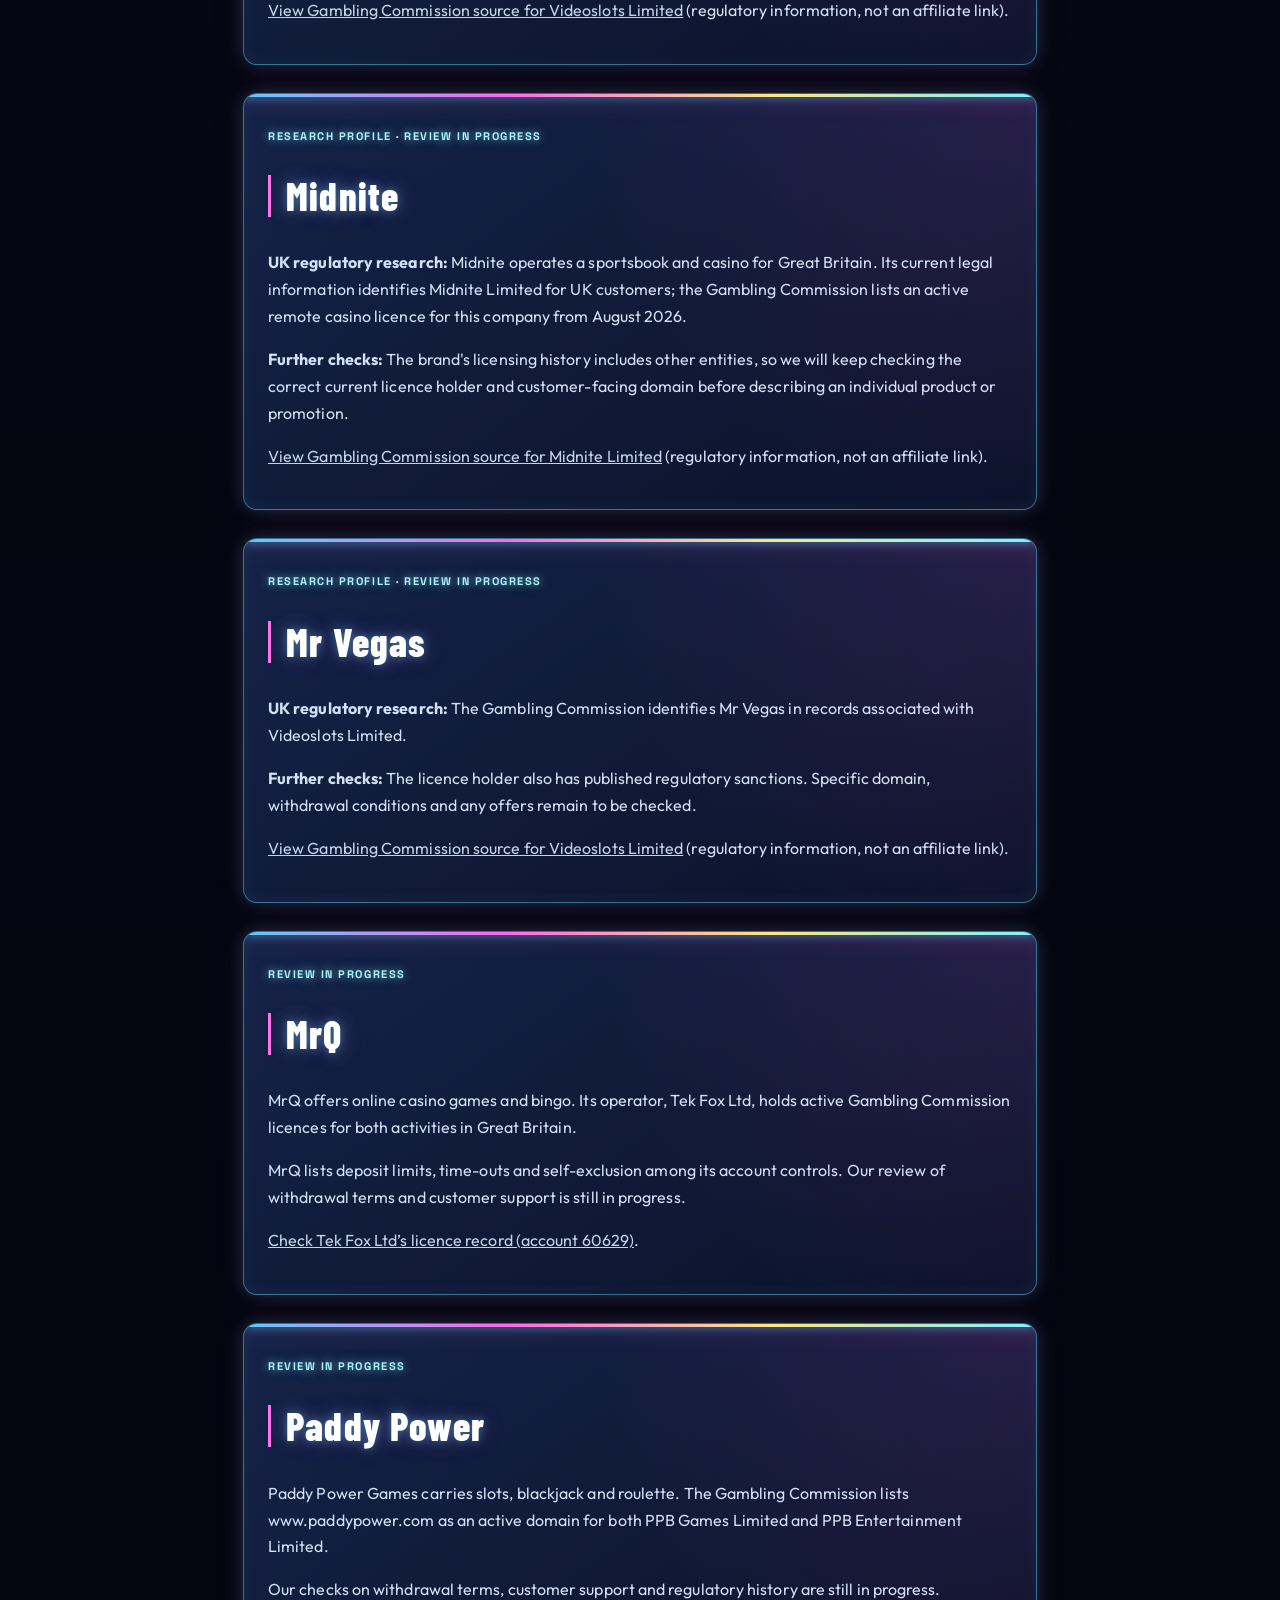
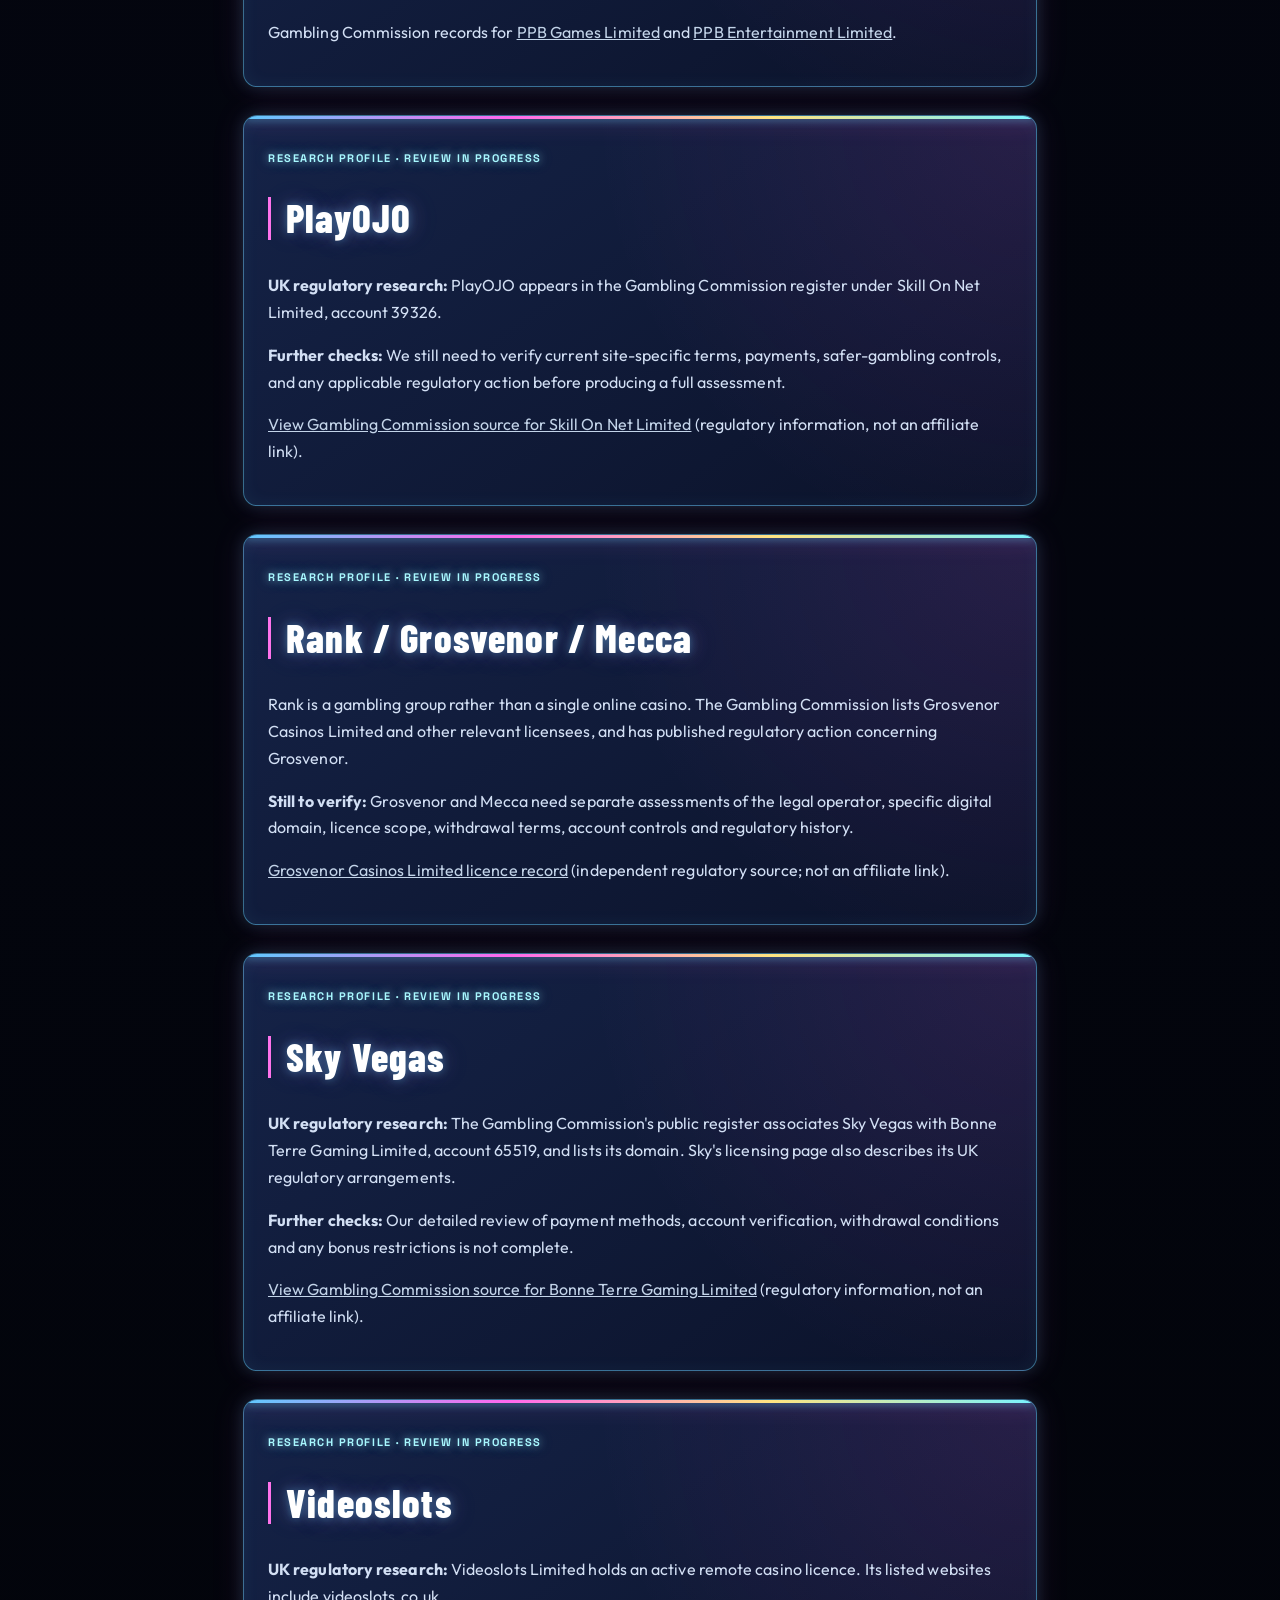
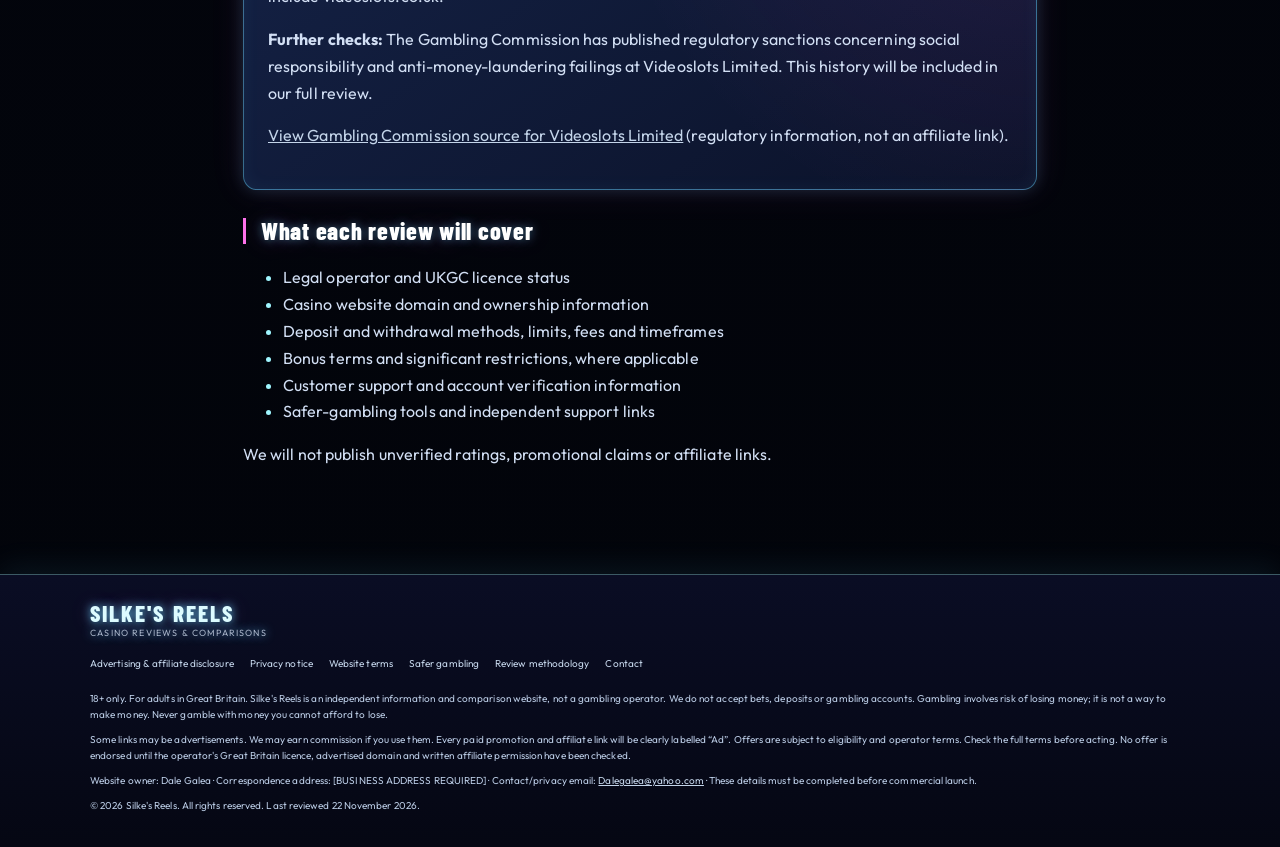
<file: reviews.html>
<!doctype html><html lang="en-GB"><head><meta charset="utf-8"><meta name="viewport" content="width=device-width,initial-scale=1"><title>Casino Reviews | Silke's Reels</title><link rel="stylesheet" href="styles.css?v=maximum-neon-v5-20261128"></head><body><header class="site-header"><a class="brand" href="index.html" aria-label="Silke's Reels home"><img src="IMG_1723.png" alt="Silke's Reels neon logo" class="brand-logo"></a><nav><a href="index.html">Home</a><a href="methodology.html">Our method</a><a href="responsible-gambling.html">Safer gambling</a></nav></header><main class="page"><p class="eyebrow">REVIEWS & COMPARISONS</p><h1>Operator reviews</h1><p class="lead">Independent research profiles of the operators, casino brands and affiliate groups we are researching. These are preliminary fact-checking notes, not user-experience reviews, ratings, recommendations or approved advertisements.</p><p class="notice">Research updated 28 November 2026. Licence status and promotional terms may change; confirm the current position in the Gambling Commission register. No unapproved affiliate links appear below.</p><p class="notice">Includes established and newer-to-market brands. Inclusion is for independent information, not an endorsement or a claim that a brand launched in 2026.</p><section class="review-search" role="search" aria-labelledby="review-search-heading"><h2 id="review-search-heading">Find a casino review</h2><form id="review-search-form"><label for="review-search-input">Search by casino or company name</label><div class="review-search-row"><input id="review-search-input" type="search" placeholder="e.g. Midnite, Sky Vegas, MrQ" autocomplete="off" enterkeyhint="search"><button type="submit" class="button">Search reviews</button><button type="button" id="review-search-clear" class="review-clear">Clear</button></div></form><p id="review-search-count" class="review-search-count" role="status" aria-live="polite">Showing all 17 review profiles.</p><p id="review-search-empty" class="review-search-empty" hidden>No matching reviews found. Try another casino or company name.</p></section><section id="888" class="notice-panel"><p class="eyebrow">Research profile · review in progress</p><h2>888casino</h2><p>The Gambling Commission lists 888 UK Limited with an active remote casino licence and includes 888casino.com in its register search results.</p><p><strong>Still to verify:</strong> We have not independently completed checks on current promotions, game-specific rules, payout times, customer support, account controls or complaints.</p><p><a href="https://www.gamblingcommission.gov.uk/public-register/business/detail/39028" target="_blank" rel="noopener noreferrer">888 UK Limited licence record</a> (independent regulatory source; not an affiliate link).</p></section>
<section id="bally-casino" class="notice-panel"><p class="eyebrow">Research profile · review in progress</p><h2>Bally Casino</h2><p><strong>UK regulatory research:</strong> The Gambling Commission lists ballycasino.co.uk as an active domain for Gamesys Operations Limited.</p><p><strong>Further checks:</strong> The Commission also has regulatory-sanctions records for Gamesys Operations Limited. A full review will cover relevant findings, payment terms, customer support and safer-gambling controls.</p><p><a href="https://www.gamblingcommission.gov.uk/public-register/business/detail/domain-names/38905" target="_blank" rel="noopener noreferrer">View Gambling Commission source for Gamesys Operations Limited</a> (regulatory information, not an affiliate link).</p></section>
<section id="betfair" class="notice-panel"><p class="eyebrow">Research profile · review in progress</p><h2>Betfair Casino</h2><p>The Gambling Commission records Betfair Casino Limited among the relevant Betfair licensed entities. It also publishes information about regulatory action connected with Paddy Power Betfair.</p><p><strong>Still to verify:</strong> Our independent review will examine the relevant customer-facing domain, operator responsibilities, game terms, payment restrictions, support channels and safer-gambling measures.</p><p><a href="https://www.gamblingcommission.gov.uk/public-register/business/detail/39435" target="_blank" rel="noopener noreferrer">Betfair Casino Limited licence record</a> (independent regulatory source; not an affiliate link).</p></section>
<section id="boylesports" class="notice-panel"><p class="eyebrow">Research profile · review in progress</p><h2>BoyleSports</h2><p>The Gambling Commission lists Boylesports (UK) Limited, including the casino.boylesports.com domain in its business search.</p><p><strong>Still to verify:</strong> The review still needs product-by-product licence scope, website terms, withdrawals, account verification, support and regulatory-history checks.</p><p><a href="https://www.gamblingcommission.gov.uk/public-register/business/detail/3536" target="_blank" rel="noopener noreferrer">Boylesports (UK) Limited licence record</a> (independent regulatory source; not an affiliate link).</p></section>
<section id="casino-kings" class="notice-panel"><p class="eyebrow">Research profile · review in progress</p><h2>Casino Kings Partners</h2><p>Casino Kings Partners was contacted as a potential affiliate partner. We have not established it as the licensed operator of a specific Great Britain casino.</p><p><strong>Still to verify:</strong> This is an affiliate-partner research note, not an operator review. No casino or offer will be listed under this name until the underlying operator, licensed domain and affiliation permissions are confirmed.</p><p><a href="https://www.gamblingcommission.gov.uk/public-register/businesses/" target="_blank" rel="noopener noreferrer">Search the Gambling Commission register</a> (independent regulatory source; not an affiliate link).</p></section>
<section id="casumo" class="notice-panel"><p class="eyebrow">Research profile · review in progress</p><h2>Casumo</h2><p>Casumo Services Limited appears on the Gambling Commission's public register. This is an initial operator profile, not an endorsement.</p><p><strong>Still to verify:</strong> We still need to check the precise customer-facing domain, account verification, withdrawal conditions, complaints procedure, safer-gambling controls and current regulatory history.</p><p><a href="https://www.gamblingcommission.gov.uk/public-register/business/detail/39265" target="_blank" rel="noopener noreferrer">Casumo Services Limited licence record</a> (independent regulatory source; not an affiliate link).</p></section>
<section id="entain" class="notice-panel"><p class="eyebrow">Research profile · review in progress</p><h2>Entain / Ladbrokes / Coral</h2><p>Entain is a gambling group, not a single casino offer. The Gambling Commission has records for Entain Operations Limited and for Ladbrokes and Coral-related licensed entities.</p><p><strong>Still to verify:</strong> Separate brand reviews are needed before treating Ladbrokes or Coral as a specific reviewed operator. We will verify each domain, legal licensee, current terms and regulatory actions.</p><p><a href="https://www.gamblingcommission.gov.uk/public-register/business/detail/57408" target="_blank" rel="noopener noreferrer">Entain Operations Limited licence record</a> (independent regulatory source; not an affiliate link).</p></section>
<section id="leovegas" class="notice-panel"><p class="eyebrow">Research profile · review in progress</p><h2>LeoVegas</h2><p>The Gambling Commission lists LeoVegas Gaming PLC and records leovegas.co.uk as an active domain.</p><p><strong>Still to verify:</strong> Further checks are needed on the particular site and products being described, payment and withdrawal terms, complaint routes, current regulatory actions and safer-gambling facilities.</p><p><a href="https://www.gamblingcommission.gov.uk/public-register/business/detail/39198" target="_blank" rel="noopener noreferrer">LeoVegas Gaming PLC licence record</a> (independent regulatory source; not an affiliate link).</p></section>
<section id="mega-riches" class="notice-panel"><p class="eyebrow">Research profile · review in progress</p><h2>Mega Riches</h2><p><strong>UK regulatory research:</strong> The Gambling Commission identifies megariches.com as one of the sites run by Videoslots Limited.</p><p><strong>Further checks:</strong> The Commission has published sanctions concerning Videoslots Limited. We will verify the current licensed domain and site-specific conditions before any commercial listing.</p><p><a href="https://www.gamblingcommission.gov.uk/news/article/gbp650-000-fine-for-online-operator-videoslots-limited" target="_blank" rel="noopener noreferrer">View Gambling Commission source for Videoslots Limited</a> (regulatory information, not an affiliate link).</p></section>
<section id="midnite" class="notice-panel"><p class="eyebrow">Research profile · review in progress</p><h2>Midnite</h2><p><strong>UK regulatory research:</strong> Midnite operates a sportsbook and casino for Great Britain. Its current legal information identifies Midnite Limited for UK customers; the Gambling Commission lists an active remote casino licence for this company from August 2026.</p><p><strong>Further checks:</strong> The brand's licensing history includes other entities, so we will keep checking the correct current licence holder and customer-facing domain before describing an individual product or promotion.</p><p><a href="https://www.gamblingcommission.gov.uk/public-register/business/detail/101839" target="_blank" rel="noopener noreferrer">View Gambling Commission source for Midnite Limited</a> (regulatory information, not an affiliate link).</p></section>
<section id="mr-vegas" class="notice-panel"><p class="eyebrow">Research profile · review in progress</p><h2>Mr Vegas</h2><p><strong>UK regulatory research:</strong> The Gambling Commission identifies Mr Vegas in records associated with Videoslots Limited.</p><p><strong>Further checks:</strong> The licence holder also has published regulatory sanctions. Specific domain, withdrawal conditions and any offers remain to be checked.</p><p><a href="https://www.gamblingcommission.gov.uk/public-register/businesses/results?business-search=Mr+Vegas" target="_blank" rel="noopener noreferrer">View Gambling Commission source for Videoslots Limited</a> (regulatory information, not an affiliate link).</p></section>
<section id="mrq" class="notice-panel"><p class="eyebrow">Review in progress</p><h2>MrQ</h2><p>MrQ offers online casino games and bingo. Its operator, Tek Fox Ltd, holds active Gambling Commission licences for both activities in Great Britain.</p><p>MrQ lists deposit limits, time-outs and self-exclusion among its account controls. Our review of withdrawal terms and customer support is still in progress.</p><p><a href="https://www.gamblingcommission.gov.uk/public-register/business/detail/60629">Check Tek Fox Ltd’s licence record (account 60629)</a>.</p></section>
<section id="paddy-power" class="notice-panel"><p class="eyebrow">Review in progress</p><h2>Paddy Power</h2><p>Paddy Power Games carries slots, blackjack and roulette. The Gambling Commission lists www.paddypower.com as an active domain for both PPB Games Limited and PPB Entertainment Limited.</p><p>Our checks on withdrawal terms, customer support and regulatory history are still in progress.</p><p>Gambling Commission records for <a href="https://www.gamblingcommission.gov.uk/public-register/business/detail/domain-names/39411">PPB Games Limited</a> and <a href="https://www.gamblingcommission.gov.uk/public-register/business/detail/domain-names/39426">PPB Entertainment Limited</a>.</p></section>
<section id="playojo" class="notice-panel"><p class="eyebrow">Research profile · review in progress</p><h2>PlayOJO</h2><p><strong>UK regulatory research:</strong> PlayOJO appears in the Gambling Commission register under Skill On Net Limited, account 39326.</p><p><strong>Further checks:</strong> We still need to verify current site-specific terms, payments, safer-gambling controls, and any applicable regulatory action before producing a full assessment.</p><p><a href="https://www.gamblingcommission.gov.uk/public-register/business/detail/domain-names/39326" target="_blank" rel="noopener noreferrer">View Gambling Commission source for Skill On Net Limited</a> (regulatory information, not an affiliate link).</p></section>
<section id="rank" class="notice-panel"><p class="eyebrow">Research profile · review in progress</p><h2>Rank / Grosvenor / Mecca</h2><p>Rank is a gambling group rather than a single online casino. The Gambling Commission lists Grosvenor Casinos Limited and other relevant licensees, and has published regulatory action concerning Grosvenor.</p><p><strong>Still to verify:</strong> Grosvenor and Mecca need separate assessments of the legal operator, specific digital domain, licence scope, withdrawal terms, account controls and regulatory history.</p><p><a href="https://www.gamblingcommission.gov.uk/public-register/business/detail/614" target="_blank" rel="noopener noreferrer">Grosvenor Casinos Limited licence record</a> (independent regulatory source; not an affiliate link).</p></section>
<section id="sky-vegas" class="notice-panel"><p class="eyebrow">Research profile · review in progress</p><h2>Sky Vegas</h2><p><strong>UK regulatory research:</strong> The Gambling Commission's public register associates Sky Vegas with Bonne Terre Gaming Limited, account 65519, and lists its domain. Sky's licensing page also describes its UK regulatory arrangements.</p><p><strong>Further checks:</strong> Our detailed review of payment methods, account verification, withdrawal conditions and any bonus restrictions is not complete.</p><p><a href="https://www.gamblingcommission.gov.uk/public-register/business/detail/domain-names/65519" target="_blank" rel="noopener noreferrer">View Gambling Commission source for Bonne Terre Gaming Limited</a> (regulatory information, not an affiliate link).</p></section>
<section id="videoslots" class="notice-panel"><p class="eyebrow">Research profile · review in progress</p><h2>Videoslots</h2><p><strong>UK regulatory research:</strong> Videoslots Limited holds an active remote casino licence. Its listed websites include videoslots.co.uk.</p><p><strong>Further checks:</strong> The Gambling Commission has published regulatory sanctions concerning social responsibility and anti-money-laundering failings at Videoslots Limited. This history will be included in our full review.</p><p><a href="https://www.gamblingcommission.gov.uk/public-register/business/detail/39380" target="_blank" rel="noopener noreferrer">View Gambling Commission source for Videoslots Limited</a> (regulatory information, not an affiliate link).</p></section><h2>What each review will cover</h2><ul><li>Legal operator and UKGC licence status</li><li>Casino website domain and ownership information</li><li>Deposit and withdrawal methods, limits, fees and timeframes</li><li>Bonus terms and significant restrictions, where applicable</li><li>Customer support and account verification information</li><li>Safer-gambling tools and independent support links</li></ul><p>We will not publish unverified ratings, promotional claims or affiliate links.</p></main><footer class="site-legal-footer"><div class="footer-brand">SILKE'S REELS <span>CASINO REVIEWS & COMPARISONS</span></div><div class="footer-links"><a href="affiliate-disclosure.html">Advertising & affiliate disclosure</a><a href="privacy.html">Privacy notice</a><a href="terms.html">Website terms</a><a href="responsible-gambling.html">Safer gambling</a><a href="methodology.html">Review methodology</a><a href="contact.html">Contact</a></div><p class="legal-small">18+ only. For adults in Great Britain. Silke's Reels is an independent information and comparison website, not a gambling operator. We do not accept bets, deposits or gambling accounts. Gambling involves risk of losing money; it is not a way to make money. Never gamble with money you cannot afford to lose.</p><p class="legal-small">Some links may be advertisements. We may earn commission if you use them. Every paid promotion and affiliate link will be clearly labelled “Ad”. Offers are subject to eligibility and operator terms. Check the full terms before acting. No offer is endorsed until the operator's Great Britain licence, advertised domain and written affiliate permission have been checked.</p><p class="legal-small">Website owner: Dale Galea · Correspondence address: [BUSINESS ADDRESS REQUIRED] · Contact/privacy email: <a href="mailto:Dalegalea@yahoo.com">Dalegalea@yahoo.com</a> · These details must be completed before commercial launch.</p><p class="legal-small">© 2026 Silke's Reels. All rights reserved. Last reviewed 22 November 2026.</p></footer><script>(function(){'use strict';var form=document.getElementById('review-search-form');var input=document.getElementById('review-search-input');var clear=document.getElementById('review-search-clear');var status=document.getElementById('review-search-count');var empty=document.getElementById('review-search-empty');var cards=Array.from(document.querySelectorAll('main section.notice-panel[id]'));function filter(){var term=input.value.trim().toLocaleLowerCase('en-GB');var shown=0;cards.forEach(function(card){var h=card.querySelector('h2');var match=!term||(h&&h.textContent.toLocaleLowerCase('en-GB').includes(term));card.hidden=!match;if(match)shown++});status.textContent=term?'Showing '+shown+' of '+cards.length+' review profiles.':'Showing all '+cards.length+' review profiles.';empty.hidden=shown!==0}form.addEventListener('submit',function(e){e.preventDefault();filter();input.focus()});input.addEventListener('input',filter);clear.addEventListener('click',function(){input.value='';filter();input.focus()});filter()})();</script></body></html>
</file>
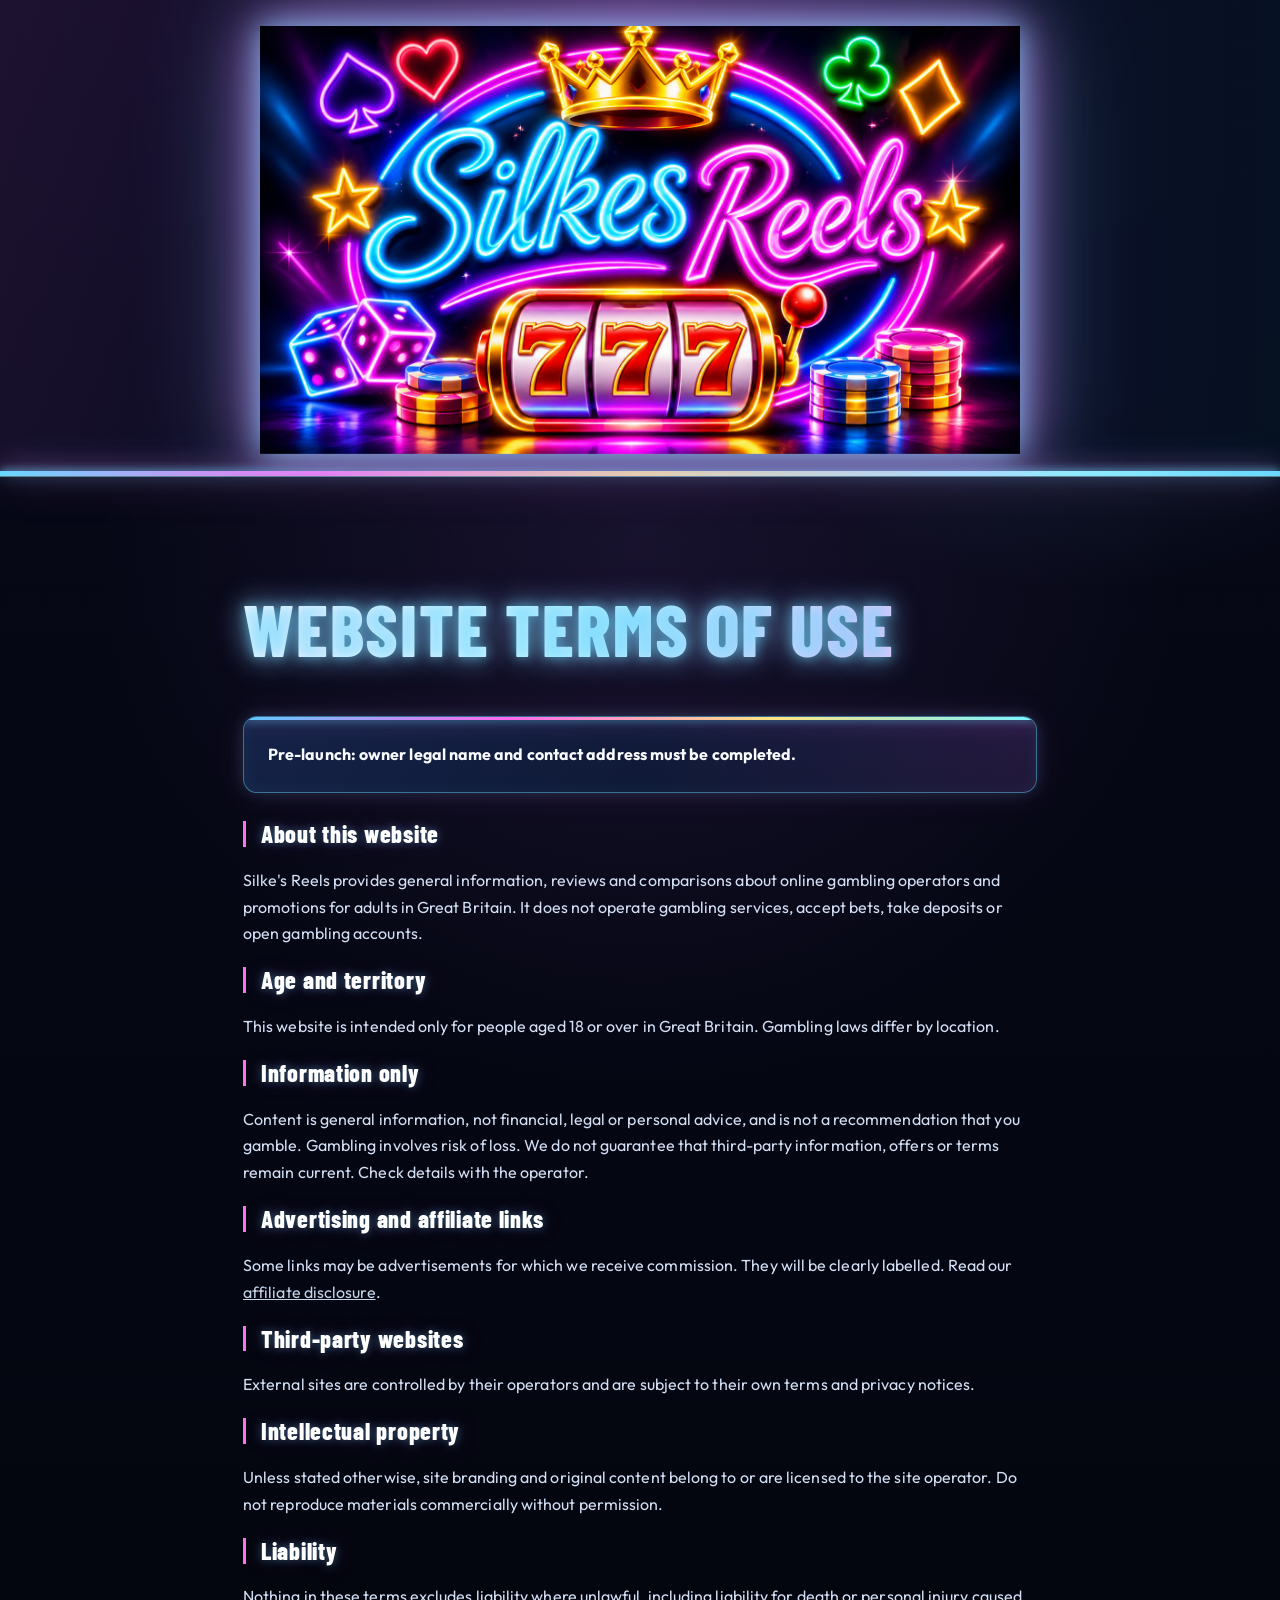
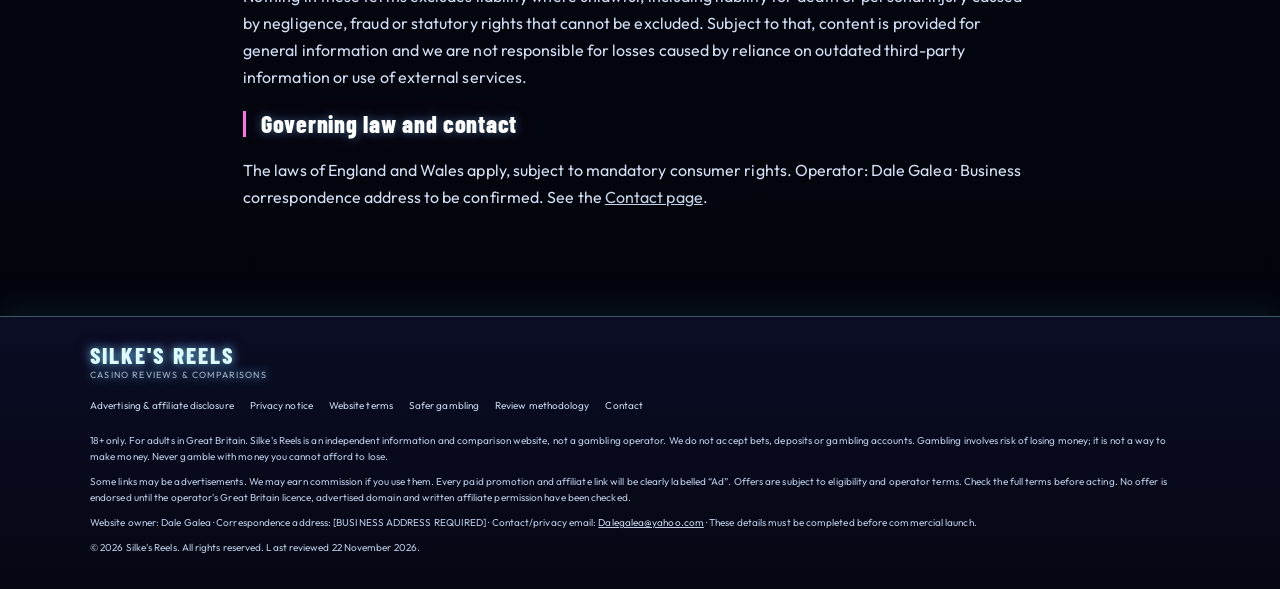
<file: terms.html>
<!doctype html><html lang="en-GB"><head><meta charset="utf-8"><meta name="viewport" content="width=device-width,initial-scale=1"><title>Website Terms | Silke's Reels</title><link rel="stylesheet" href="styles.css?v=maximum-neon-v5-20261128"></head><body><header class="site-header"><a class="brand" href="index.html"><img src="IMG_1723.png" alt="Silke's Reels" class="brand-logo"></a></header><main class="page"><h1>Website terms of use</h1><div class="notice-panel"><strong>Pre-launch: owner legal name and contact address must be completed.</strong></div><h2>About this website</h2><p>Silke's Reels provides general information, reviews and comparisons about online gambling operators and promotions for adults in Great Britain. It does not operate gambling services, accept bets, take deposits or open gambling accounts.</p><h2>Age and territory</h2><p>This website is intended only for people aged 18 or over in Great Britain. Gambling laws differ by location.</p><h2>Information only</h2><p>Content is general information, not financial, legal or personal advice, and is not a recommendation that you gamble. Gambling involves risk of loss. We do not guarantee that third-party information, offers or terms remain current. Check details with the operator.</p><h2>Advertising and affiliate links</h2><p>Some links may be advertisements for which we receive commission. They will be clearly labelled. Read our <a href="affiliate-disclosure.html">affiliate disclosure</a>.</p><h2>Third-party websites</h2><p>External sites are controlled by their operators and are subject to their own terms and privacy notices.</p><h2>Intellectual property</h2><p>Unless stated otherwise, site branding and original content belong to or are licensed to the site operator. Do not reproduce materials commercially without permission.</p><h2>Liability</h2><p>Nothing in these terms excludes liability where unlawful, including liability for death or personal injury caused by negligence, fraud or statutory rights that cannot be excluded. Subject to that, content is provided for general information and we are not responsible for losses caused by reliance on outdated third-party information or use of external services.</p><h2>Governing law and contact</h2><p>The laws of England and Wales apply, subject to mandatory consumer rights. Operator: Dale Galea · Business correspondence address to be confirmed. See the <a href="contact.html">Contact page</a>.</p></main><footer class="site-legal-footer"><div class="footer-brand">SILKE'S REELS <span>CASINO REVIEWS & COMPARISONS</span></div><div class="footer-links"><a href="affiliate-disclosure.html">Advertising & affiliate disclosure</a><a href="privacy.html">Privacy notice</a><a href="terms.html">Website terms</a><a href="responsible-gambling.html">Safer gambling</a><a href="methodology.html">Review methodology</a><a href="contact.html">Contact</a></div><p class="legal-small">18+ only. For adults in Great Britain. Silke's Reels is an independent information and comparison website, not a gambling operator. We do not accept bets, deposits or gambling accounts. Gambling involves risk of losing money; it is not a way to make money. Never gamble with money you cannot afford to lose.</p><p class="legal-small">Some links may be advertisements. We may earn commission if you use them. Every paid promotion and affiliate link will be clearly labelled “Ad”. Offers are subject to eligibility and operator terms. Check the full terms before acting. No offer is endorsed until the operator's Great Britain licence, advertised domain and written affiliate permission have been checked.</p><p class="legal-small">Website owner: Dale Galea · Correspondence address: [BUSINESS ADDRESS REQUIRED] · Contact/privacy email: <a href="mailto:Dalegalea@yahoo.com">Dalegalea@yahoo.com</a> · These details must be completed before commercial launch.</p><p class="legal-small">© 2026 Silke's Reels. All rights reserved. Last reviewed 22 November 2026.</p></footer></body></html>
</file>
<file: styles.css>
@import url('https://fonts.googleapis.com/css2?family=Barlow+Condensed:wght@500;600;700;800;900&family=Outfit:wght@400;500;600;700&family=Space+Grotesk:wght@500;600;700&display=swap');
@import url('https://fonts.googleapis.com/css2?family=DM+Mono:wght@400;500&family=DM+Sans:wght@400;600;700&family=Manrope:wght@500;700;800&display=swap');
:root{--bg:#070914;--panel:#0c1428;--line:#24365b;--blue:#39a8ff;--cyan:#65d9ff;--pink:#f04dff;--gold:#ffd35a;--text:#f3f6fc;--muted:#b7c4d6}
*{box-sizing:border-box}html{scroll-behavior:smooth}body{margin:0;background:radial-gradient(ellipse at 50% 0%,#1a1745 0,transparent 36rem),linear-gradient(180deg,#080b1b,#050711 65%);color:var(--text);font:16px 'DM Sans',sans-serif;line-height:1.65}
body:before{content:"";position:fixed;inset:0;pointer-events:none;opacity:.13;background-image:linear-gradient(#2b6ba5 1px,transparent 1px),linear-gradient(90deg,#2b6ba5 1px,transparent 1px);background-size:42px 42px;mask-image:linear-gradient(to bottom,black,transparent 72%);z-index:-1}
.site-header{width:100%;margin:0 auto;padding:26px 28px 22px;display:flex;flex-direction:column;align-items:center;justify-content:center;gap:20px;border-bottom:1px solid #304879;box-shadow:0 1px 18px #247bff22;background:linear-gradient(90deg,#090d20,#11152d 50%,#090d20)}
.brand{display:flex;width:100%;flex:0 1 auto;min-width:0;justify-content:center;line-height:0}.brand-logo{display:block;width:min(760px,90vw);max-width:90vw;height:auto;object-fit:contain;flex-shrink:0;filter:drop-shadow(0 0 13px #39a8ff66) drop-shadow(0 0 20px #d52cff33)}
.brand{display:flex;width:100%;gap:13px;align-items:center;justify-content:center;text-decoration:none;color:white;font:800 18px Manrope;letter-spacing:.08em}.brand b{color:var(--cyan);text-shadow:0 0 12px #39a8ff}.brand small{display:block;font:600 9px 'DM Mono';color:#a8b4c8;letter-spacing:.14em}
.brand-mark{width:48px;height:48px;display:grid;place-items:center;border:2px solid var(--cyan);border-radius:12px;color:#fff;background:linear-gradient(145deg,#153c83,#101027);box-shadow:0 0 8px var(--blue),inset 0 0 12px #39a8ff66;text-shadow:0 0 10px var(--cyan);font:800 19px Manrope}
nav,.footer-links{display:flex;gap:18px;flex-wrap:wrap}nav a{font-size:13px;text-decoration:none;color:#d6e6ff}nav a:hover,.footer-links a:hover{color:var(--cyan);text-shadow:0 0 10px var(--blue)}

.offers-spotlight{margin:28px 0 0;padding:24px 28px;display:grid;grid-template-columns:1.35fr .8fr;gap:24px;align-items:center;border:1px solid #3979c5;border-radius:14px;background:radial-gradient(ellipse at 90% 0%,#32205e 0,transparent 55%),linear-gradient(110deg,#101c3c,#0b1227);box-shadow:0 0 18px #168cff25,inset 0 0 22px #39a8ff0b;position:relative;overflow:hidden}
.offers-spotlight:before{content:"";position:absolute;left:0;top:0;bottom:0;width:4px;background:linear-gradient(var(--cyan),var(--pink),var(--gold))}
.offers-spotlight h2{font-size:clamp(25px,3.6vw,36px);margin:5px 0 9px}.offers-spotlight p:not(.eyebrow){color:var(--muted);margin:0 0 17px;max-width:680px}.offers-status{border:1px solid #3d4772;border-radius:10px;padding:17px;background:#080e20aa;display:flex;flex-direction:column;gap:6px}.offers-status strong{font:700 13px Manrope;color:#fff}.offers-status small{font-size:11px;color:#aebbd0}.offers-status-light{width:8px;height:8px;border-radius:50%;background:var(--gold);box-shadow:0 0 10px var(--gold)}
@media(max-width:720px){.offers-spotlight{grid-template-columns:1fr;padding:21px;margin-top:18px}.offers-status{margin-top:2px}}

a{color:#c3d4e9}main{max-width:1100px;margin:auto;padding:0 28px}
.hero{padding:76px 0 70px;display:grid;grid-template-columns:minmax(0,1.15fr) minmax(280px,.85fr);align-items:center;gap:34px;position:relative}.hero-copy{max-width:820px}.eyebrow,.level{font:500 11px 'DM Mono';letter-spacing:.16em;color:var(--cyan);text-shadow:0 0 12px #39a8ff66}.pixel{color:var(--gold);font-size:17px}.hero h1,h1,h2,h3{font-family:Manrope;line-height:1.12}.hero h1{font-size:clamp(42px,6.5vw,72px);letter-spacing:-.055em;text-shadow:0 4px 0 #101c42}.hero h1 em{color:var(--cyan);font-style:normal;text-shadow:0 0 22px #168cff99}.lead{font-size:18px;color:#c2cede;max-width:600px}.hero-actions{display:flex;gap:22px;align-items:center;flex-wrap:wrap;margin:28px 0}.button{display:inline-block;background:linear-gradient(110deg,#146eea,#28c8ff);color:#06101c;padding:13px 22px;border:1px solid #9beaff;border-radius:7px;text-decoration:none;font:700 12px 'DM Mono';letter-spacing:.08em;box-shadow:0 0 9px var(--blue),0 0 24px #168cff55;transition:transform .18s,box-shadow .18s}.button:hover{transform:translateY(-2px);box-shadow:0 0 15px var(--blue),0 0 35px #168cff88}.text-link{font:500 12px 'DM Mono';letter-spacing:.05em;color:var(--gold);text-decoration:none}.text-link:hover{color:#fff;text-shadow:0 0 10px var(--gold)}.notice,.small{font-size:12px;color:#a9b8d0}
.hero-art{max-width:390px;width:100%;justify-self:end;text-align:center;padding:13px;border:1px solid #315ca4;border-radius:16px;background:linear-gradient(145deg,#111b39dd,#0a1022ee);box-shadow:0 0 12px #168cff66,0 0 40px #b12aff22,inset 0 0 24px #173d7866}.hero-art svg{display:block;width:100%;height:auto;filter:drop-shadow(0 18px 35px #0008)}.arcade-label{font:700 11px 'DM Mono';letter-spacing:.18em;color:var(--gold);padding:5px 0 0;text-shadow:0 0 9px #ffb52e}.arcade-label span{display:block;color:#8dbbff;font-size:8px;margin-top:3px}.art-caption{display:block;color:#91b7e9;font:10px 'DM Mono';letter-spacing:.1em;margin:5px 0 2px}
.intro-grid,.feature-grid{display:grid;grid-template-columns:1fr 1fr;gap:24px;padding:38px 0;border-top:1px solid #2b3b65}.intro-grid h2,.coming h2{font-size:clamp(26px,4vw,38px)}.feature-grid{grid-template-columns:repeat(3,1fr)}.feature-grid article,.coming{background:linear-gradient(145deg,#101b35,#0b1021);border:1px solid #294b82;border-radius:12px;padding:24px;box-shadow:inset 0 0 20px #168cff0c,0 7px 22px #0004}.feature-grid article{position:relative;overflow:hidden}.feature-grid article:before{content:"";position:absolute;top:0;left:0;right:0;height:2px;background:linear-gradient(90deg,var(--blue),var(--pink),var(--gold))}.feature-grid h3{font-size:20px;margin:12px 0}.feature-grid p,.coming p,.intro-grid>p{color:var(--muted)}.level{color:var(--gold);font-size:10px}.coming{margin:28px 0 70px;padding:32px;background:radial-gradient(ellipse at 100% 0%,#22245a,#0c1428 55%);border-color:#4b3e91}
.page{max-width:850px;padding-top:65px;padding-bottom:90px}.page h1{font-size:clamp(38px,6vw,60px)}.page li,p{color:#b7c4d6}.notice-panel{background:#101725;border:1px solid var(--line);border-radius:14px;padding:24px;margin:28px 0}
footer{border-top:1px solid #304879;padding:30px max(28px,calc((100vw - 1100px)/2));background:#060916;box-shadow:0 -5px 28px #168cff12}.footer-brand{font:800 15px Manrope;text-shadow:0 0 10px #39a8ff66}.footer-brand span{display:block;font:9px 'DM Mono';color:#a8b4c8;letter-spacing:.13em}.footer-links{margin:18px 0}.footer-links a{font-size:12px;text-decoration:none}footer p{font-size:12px}
@media(max-width:720px){.hero{grid-template-columns:1fr;padding:55px 0}.hero-art{max-width:310px;justify-self:center}.site-header{align-items:center;flex-direction:column;padding:20px 12px 18px;gap:14px}.brand{width:100%;justify-content:center}.brand-logo{width:min(620px,94vw);max-width:94vw;height:auto}nav{gap:12px 16px;justify-content:center}.intro-grid,.feature-grid{grid-template-columns:1fr}.hero{padding:55px 0}main{padding:0 20px}.hero h1{font-size:clamp(40px,12vw,60px)}.coming{margin-bottom:45px}}

.site-legal-footer{border-top:1px solid #304879;padding:24px max(20px,calc((100vw - 1100px)/2));background:#060916;color:#9eacc2}.site-legal-footer .legal-small{font-size:10px;line-height:1.6;color:#9eacc2;max-width:1100px;margin:9px 0}.site-legal-footer .footer-links{gap:10px 16px}.site-legal-footer .footer-links a{font-size:10px}

/* Silke's Reels: pending bonus directory */
.bonus-section{margin:34px 0 40px}.bonus-section>p:not(.eyebrow){color:var(--muted)}
.bonus-grid{display:grid;grid-template-columns:repeat(2,minmax(0,1fr));gap:18px;margin:24px 0}
.bonus-card{padding:23px;border-radius:14px;border:1px solid #3a5086;background:radial-gradient(circle at 100% 0%,#37205e77,transparent 55%),linear-gradient(145deg,#111b38,#090f22);box-shadow:0 9px 24px #0005;display:flex;flex-direction:column;gap:10px}
.bonus-card h3{font-size:23px;margin:0}.bonus-card .eyebrow{margin:0;color:var(--gold)}.bonus-status{font-weight:700;color:#e5d9ff!important;margin:0}
.bonus-card dl{margin:3px 0 0;display:grid;gap:0}.bonus-card dl>div{padding:9px 0;border-top:1px solid #35426a}.bonus-card dt{font:500 10px 'DM Mono';letter-spacing:.07em;text-transform:uppercase;color:#95b7dc}.bonus-card dd{margin:3px 0 0;font-size:13px;color:#f1f4ff}
.bonus-footnote{font-size:12px;margin:0;color:#b9c7d9!important}.bonus-review{font-size:12px;font-weight:700;color:var(--cyan)}
.bonus-unavailable{display:block;padding:11px 12px;border-radius:8px;text-align:center;margin-top:auto;background:#1c2640;color:#b4bfd2;border:1px solid #3e4964;font:700 11px 'DM Mono';letter-spacing:.02em}
@media(max-width:720px){.bonus-grid{grid-template-columns:1fr}.bonus-card{padding:19px}}

/* SILKE'S REELS — NEON ARCADE V2 (site-wide) */
:root{--bg:#060714;--panel:#101937;--line:#4269a9;--blue:#50b9ff;--cyan:#82f2ff;--pink:#ff64f3;--gold:#ffe178;--text:#f8fbff;--muted:#cdd9ef}
body{background:radial-gradient(ellipse at 10% 1%,#792c9233,transparent 34rem),radial-gradient(ellipse at 88% 9%,#177cc944,transparent 35rem),linear-gradient(180deg,#0c102a 0%,#060916 60%,#050713);color:var(--text)}
body:before{opacity:.17;background-image:linear-gradient(#399ff844 1px,transparent 1px),linear-gradient(90deg,#399ff844 1px,transparent 1px)}
h1,h2,h3{color:#fff;text-shadow:0 0 9px #62baff44,0 0 25px #f45bff22}
h1{letter-spacing:-.025em}
.hero h1,.page h1{background:linear-gradient(100deg,#fff 10%,#b6f8ff 46%,#ffbdf8 88%);-webkit-background-clip:text;background-clip:text;color:transparent;text-shadow:0 0 28px #65d9ff44}
.hero h1 em{color:#93f6ff;text-shadow:0 0 13px #52d6ffbb,0 0 29px #da54ff77}
h2{position:relative}
.page h2:not(.bonus-card h2),.intro-grid h2,.coming h2{border-left:3px solid var(--pink);padding-left:15px}
.eyebrow,.level{color:#91f4ff;text-shadow:0 0 9px #53d3ff77;letter-spacing:.17em}
p,.page li,.lead,.intro-grid>p,.feature-grid p,.coming p{color:var(--muted)}
a{transition:color .18s,text-shadow .18s,transform .18s}
a:hover,a:focus-visible{color:#fff;text-shadow:0 0 12px #82f2ff77}
:focus-visible{outline:2px solid #ffe178;outline-offset:4px}
.site-header{border-bottom:1px solid #7edfff66;background:linear-gradient(95deg,#090d25,#201137 46%,#08152d);box-shadow:0 2px 19px #24a9ff33,0 0 35px #b94eff22}
.brand-logo{filter:drop-shadow(0 0 12px #39a8ff88) drop-shadow(0 0 23px #f04dff66)}
nav a{color:#e7f6ff;font-weight:700;border-bottom:2px solid transparent;padding-bottom:4px}
nav a:hover,nav a:focus-visible{border-color:var(--pink)}
.button{background:linear-gradient(110deg,#46aaff,#73e6ff);color:#061422;border:1px solid #d5fbff;box-shadow:0 0 13px #39a8ff99,0 0 30px #168cff55}
.button:hover{box-shadow:0 0 19px #72e9ffbb,0 0 38px #fa5bfc66}
.text-link,.bonus-review{color:#ffe178;text-shadow:0 0 10px #ffd35a55}
.notice-panel,.feature-grid article,.coming,.bonus-card,.hero-art,.offers-status{background:radial-gradient(circle at 100% 0%,#ff53eb1a,transparent 50%),linear-gradient(145deg,#152348,#0b1229);border-color:#658fda88;box-shadow:0 10px 25px #0006,inset 0 0 25px #5daaff12,0 0 17px #45b8ff18}
.notice-panel,.bonus-card,.feature-grid article{position:relative;overflow:hidden}
.notice-panel:before,.bonus-card:before{content:"";position:absolute;inset:0 0 auto;height:2px;background:linear-gradient(90deg,#50b9ff,#ff64f3,#ffe178);box-shadow:0 0 12px #ff64f388}
.feature-grid article:before{height:3px;box-shadow:0 0 12px #64e4ff99}
.offers-spotlight{border-color:#71ccff88;box-shadow:0 0 25px #5cbcff33,inset 0 0 30px #ff64f30c}
.bonus-status{color:#fff0ae!important}
.bonus-card h3{color:#fff;text-shadow:0 0 12px #83dcff77}
.bonus-card dt{color:#9ce8ff}
.bonus-unavailable{background:#273152;color:#e0e8fa;border-color:#536ba0}
.bonus-card .bonus-review{display:inline-block;width:fit-content}
.arcade-strip{background:linear-gradient(90deg,#1b2e63,#54225e,#1b2e63);border-top:1px solid #77d7ff77;border-bottom:1px solid #ff64f377;box-shadow:0 0 19px #aa54ff33;color:#fff}
footer,.site-legal-footer{background:linear-gradient(180deg,#0a0d24,#050713);border-top:1px solid #6adaff66;box-shadow:0 -5px 24px #50b9ff22}
.footer-brand{color:#b6fbff;text-shadow:0 0 11px #50b9ff99}
.site-legal-footer .legal-small{color:#b8c9e2}
.page li::marker{color:var(--cyan)}
@media(hover:hover) and (prefers-reduced-motion:no-preference){
  .brand-logo{animation:sr-neon-pulse 5s ease-in-out infinite}
  .feature-grid article:hover,.bonus-card:hover,.notice-panel:hover{transform:translateY(-2px);border-color:#89e8ffbb;box-shadow:0 15px 30px #0007,0 0 23px #50b9ff33}
  .feature-grid article,.bonus-card,.notice-panel{transition:transform .2s,border-color .2s,box-shadow .2s}
}
@keyframes sr-neon-pulse{0%,100%{filter:drop-shadow(0 0 10px #39a8ff88) drop-shadow(0 0 17px #ff64f344)}50%{filter:drop-shadow(0 0 16px #39a8ffbb) drop-shadow(0 0 27px #ff64f377)}}
@media(max-width:720px){.site-header{padding:17px 12px}.brand-logo{max-width:94vw}.page{padding-top:38px}.page h1{font-size:clamp(34px,9vw,52px)}.notice-panel,.bonus-card{padding:20px}.arcade-strip{gap:12px}}
@media(prefers-reduced-motion:reduce){*,*:before,*:after{animation:none!important;scroll-behavior:auto!important;transition:none!important}}

/* SILKE'S REELS — NEON ARCADE V3: illuminated animated header */
.site-header{position:relative;isolation:isolate;overflow:hidden}
.site-header::before{content:"";position:absolute;inset:0;z-index:-1;pointer-events:none;background:linear-gradient(105deg,transparent 20%,rgba(126,242,255,.11) 42%,rgba(255,100,243,.14) 50%,transparent 69%);background-size:240% 100%;background-position:100% 0}
.site-header::after{content:"";position:absolute;inset:auto 0 0;height:3px;pointer-events:none;background:linear-gradient(90deg,#4cbaff,#fc69ed,#ffe378,#83f5ff,#4cbaff);background-size:250% 100%;box-shadow:0 0 11px #5ecfff,0 0 23px #ec5eff}
.site-header .brand{position:relative;z-index:1}
.brand-logo{transform-origin:center;will-change:filter}
.site-header nav{position:relative;z-index:1}
.site-header nav a{border-radius:4px;padding:3px 5px 6px}
.site-header nav a:hover,.site-header nav a:focus-visible{background:#57baff16;text-shadow:0 0 9px #8ef5ff,0 0 22px #ec63ff}
.hero,.offers-spotlight,.coming{position:relative}
.hero::after{content:"";position:absolute;right:2%;top:15%;width:220px;height:220px;border-radius:50%;background:radial-gradient(circle,#fb57e31c,transparent 67%);filter:blur(14px);pointer-events:none;z-index:-1}
.bonus-card,.feature-grid article{transition:border-color .25s ease,box-shadow .25s ease,transform .25s ease}
.bonus-card:hover,.feature-grid article:hover{border-color:#81eaff;box-shadow:0 0 18px #56c8ff48,0 12px 32px #03061299}
.button{position:relative;overflow:hidden}
.button::after{content:"";position:absolute;top:0;bottom:0;left:-110%;width:55%;background:linear-gradient(90deg,transparent,#ffffff66,transparent);transform:skewX(-23deg);pointer-events:none}
.button:hover::after,.button:focus-visible::after{left:150%;transition:left .6s ease}
@media(prefers-reduced-motion:no-preference){
  .site-header::before{animation:sr-header-beam 12s ease-in-out infinite}
  .site-header::after{animation:sr-light-track 9s linear infinite}
  .site-header .brand-logo{animation:sr-sign-glow 6.5s ease-in-out infinite}
  .footer-brand{animation:sr-footer-light 8s ease-in-out infinite}
}
@keyframes sr-header-beam{0%,18%{background-position:100% 0}55%,75%{background-position:0% 0}100%{background-position:100% 0}}
@keyframes sr-light-track{0%{background-position:0% 0}100%{background-position:250% 0}}
/* Soft neon sign shimmer: no rapid on/off flashes */
@keyframes sr-sign-glow{
0%,24%,100%{opacity:1;filter:drop-shadow(0 0 13px #6fdfff99) drop-shadow(0 0 26px #ff68ef77)}
42%{opacity:.92;filter:drop-shadow(0 0 7px #61c9ff55) drop-shadow(0 0 14px #f66ae544)}
63%{opacity:1;filter:drop-shadow(0 0 17px #6ae9ffbb) drop-shadow(0 0 32px #fc69ffa0)}
}
@keyframes sr-footer-light{0%,100%{text-shadow:0 0 8px #50b9ff77}50%{text-shadow:0 0 17px #50b9ffcc,0 0 27px #ff64f366}}
@media(prefers-reduced-motion:reduce){.site-header::before,.site-header::after,.brand-logo,.footer-brand{animation:none!important}.button::after{display:none}}

/* Silke's Reels homepage bonus previews */
.home-offers{margin:24px 0 45px;padding:30px;border:1px solid #75d8ff88;border-radius:18px;background:radial-gradient(circle at 95% 5%,#a83baf2e,transparent 42%),linear-gradient(135deg,#121f43,#0a1127);box-shadow:0 0 27px #57bcff33}
.home-offers-heading{display:flex;align-items:center;justify-content:space-between;flex-wrap:wrap;gap:16px;margin-bottom:24px}
.home-offers-heading>div{max-width:650px}
.home-offers-heading h2{font-size:clamp(26px,4vw,38px);margin:5px 0 9px;color:#fff;text-shadow:0 0 15px #65dfff88}
.home-offers-heading p:not(.eyebrow){margin:0;color:#d0ddf1}
.home-offers-grid{display:grid;grid-template-columns:repeat(3,minmax(0,1fr));gap:14px}
.home-offer-card{position:relative;padding:19px;border-radius:13px;background:linear-gradient(145deg,#18274e,#0a1229);border:1px solid #6b8dcb77;box-shadow:0 5px 17px #0005;display:flex;flex-direction:column;gap:7px;overflow:hidden}
.home-offer-card::before{content:"";position:absolute;top:0;left:0;right:0;height:3px;background:linear-gradient(90deg,#4ac6ff,#ff68f0,#ffdd79)}
.home-offer-card .eyebrow{font-size:9px;color:#ffdf87;margin:0}
.home-offer-card h3{font-size:20px;margin:5px 0 0;color:#fff}
.home-offer-card p:not(.eyebrow){font-size:13px;color:#cedcf0;margin:0 0 10px}
.home-offer-card a{color:#9ef6ff;font-size:12px;font-weight:700;margin-top:auto;text-decoration:underline;text-underline-offset:4px}
.home-offers>.notice{margin:18px 0 0}
@media(max-width:850px){.home-offers-grid{grid-template-columns:repeat(2,minmax(0,1fr))}}
@media(max-width:560px){.home-offers{padding:18px;margin-top:18px}.home-offers-grid{grid-template-columns:1fr}.home-offers-heading .button{width:100%;text-align:center}}

/* SILKE'S REELS — MAXIMUM NEON V4. Rich lighting without rapid strobe effects. */
:root{--blue:#68c8ff;--cyan:#a0f6ff;--pink:#ff73eb;--gold:#ffe582;--muted:#d2dff4}
body{background:radial-gradient(ellipse at 15% 0%,#dc34e22d,transparent 30rem),radial-gradient(ellipse at 88% 5%,#18a4ff33,transparent 34rem),radial-gradient(ellipse at 48% 42%,#4b37a911,transparent 48rem),linear-gradient(180deg,#080c24,#040613 56%,#02040c)}
body:before{opacity:.2}
.site-header{background:radial-gradient(ellipse at 50% 10%,#692a8a66,transparent 58%),linear-gradient(90deg,#070e27,#170d31,#07172d)!important;box-shadow:0 0 20px #5bd0ff66,0 0 56px #fc6cff33,inset 0 -2px 18px #6ddcff24}
.site-header::after{height:5px;box-shadow:0 0 14px #72e9ff,0 0 30px #f55affaa,0 0 48px #52bfff77}
.site-header .brand-logo{filter:drop-shadow(0 0 15px #78dfffbb) drop-shadow(0 0 29px #fc6cff99) drop-shadow(0 0 52px #74c8ff66)}
.site-header nav a{color:#f5fcff;text-shadow:0 0 9px #78dfff88}
h1,h2,h3{color:#fff;text-shadow:0 0 9px #83dfff88,0 0 24px #ff73eb50,0 0 39px #6eaaff33}
.hero h1 em,.footer-brand{color:#b5fbff;text-shadow:0 0 12px #9cf7ff,0 0 30px #58c8ff99,0 0 50px #f768ee55}
.page h1,.hero h1{filter:drop-shadow(0 0 12px #7de6ff55)}
.eyebrow{color:#b5faff;text-shadow:0 0 9px #69daffbb,0 0 23px #fa74ed66}
.notice-panel,.feature-grid article,.coming,.bonus-card,.home-offer-card,.home-offers,.offers-spotlight,.offers-status,.hero-art{border-color:#80dfff99;box-shadow:0 0 18px #59bfff44,0 0 35px #fa61f333,inset 0 0 27px #72ddff13,0 14px 30px #0007}
.bonus-card:before,.notice-panel:before,.home-offer-card:before,.feature-grid article:before{height:3px;background:linear-gradient(90deg,#5fcaff,#ff68ee,#ffe481,#78f4ff);box-shadow:0 0 11px #8cefffbb,0 0 23px #fc5cfa88}
.button{border:1px solid #e9ffff;background:linear-gradient(110deg,#45aaff,#9df8ff);color:#06121c;box-shadow:0 0 15px #54c9ffcc,0 0 34px #72dfff77,0 0 55px #e65aff44}
.button:hover,.button:focus-visible{box-shadow:0 0 19px #8df4ff,0 0 41px #5acbffbb,0 0 65px #ec5cfd66}
.arcade-strip{border-color:#ff8cec99;box-shadow:0 0 16px #eb5cff99,0 0 37px #64caff66}
footer,.site-legal-footer{border-top:2px solid #83e8ff88;box-shadow:0 -8px 28px #5ed5ff55}
.review-search{padding:24px;margin:22px 0 30px;border:1px solid #8ee7ff;position:relative;border-radius:16px;background:linear-gradient(125deg,#16264d,#150f33 70%,#0b1737);box-shadow:0 0 15px #5cdbffaa,0 0 35px #ef5eff55}
.review-search:before{content:"";position:absolute;inset:0 0 auto;height:4px;border-radius:16px 16px 0 0;background:linear-gradient(90deg,#60caff,#ff7ae9,#ffe581,#60caff);box-shadow:0 0 12px #69dfffaa}
.review-search h2{margin:0 0 12px;border:none!important;padding:0!important}
.review-search label{display:block;color:#e3f7ff;margin-bottom:8px;font-weight:600}
.review-search-row{display:flex;flex-wrap:wrap;gap:10px;align-items:stretch}
.review-search input[type="search"]{min-width:180px;flex:1 1 220px;width:100%;border:1px solid #85dfff;border-radius:9px;background:#070f25;color:#fff;padding:13px 15px;font:inherit;outline-offset:4px;box-shadow:inset 0 0 10px #5fcfff33}
.review-search input::placeholder{color:#aabdd8}
.review-search input:focus-visible{outline:2px solid #ffe581;box-shadow:0 0 15px #67dfff66}
.review-search .button{cursor:pointer;font:700 14px 'DM Sans',sans-serif;padding:11px 17px;border-radius:9px}
.review-clear{background:#1f2a4f;color:#ecf9ff;border:1px solid #7897ce;border-radius:9px;cursor:pointer;font:700 14px 'DM Sans',sans-serif;padding:11px 15px}
.review-clear:hover,.review-clear:focus-visible{background:#2d3c68;border-color:#9befff}
.review-search-count,.review-search-empty{margin:14px 0 0;color:#d7e6fa}
.notice-panel[hidden],.review-search-empty[hidden]{display:none!important}
@media (prefers-reduced-motion:no-preference){.site-header .brand-logo{animation:sr-maximum-sign 5.4s ease-in-out infinite}.site-header::after{animation:sr-light-track 7s linear infinite}.review-search{animation:sr-search-halo 7s ease-in-out infinite}}
@keyframes sr-maximum-sign{0%,100%{opacity:1;filter:drop-shadow(0 0 15px #78dfffbb) drop-shadow(0 0 29px #fc6cff99)}45%{opacity:.96;filter:drop-shadow(0 0 21px #9dfbffff) drop-shadow(0 0 42px #ff7ae9cc)}75%{opacity:1;filter:drop-shadow(0 0 13px #6ccaffaa) drop-shadow(0 0 25px #ee65fc77)}}
@keyframes sr-search-halo{0%,100%{box-shadow:0 0 15px #5cdbff99,0 0 30px #ef5eff44}50%{box-shadow:0 0 25px #5cdbffcc,0 0 48px #ef5eff77}}
@media(max-width:600px){.review-search{padding:19px}.review-search-row>.button{flex:1 1 54%}.review-clear{flex:1 1 30%}}
@media(prefers-reduced-motion:reduce){.site-header .brand-logo,.site-header::after,.review-search{animation:none!important}}


/* SILKE'S REELS — TYPOGRAPHY V2. Logo image and its styling intentionally unchanged. */
body{font-family:'Outfit','DM Sans',sans-serif;font-size:16px;line-height:1.68;letter-spacing:.005em}
main h1,main h2,main h3,.bonus-card h3,.home-offer-card h3{font-family:'Barlow Condensed','Manrope',sans-serif;font-weight:800;line-height:1.08;letter-spacing:.025em}
.hero h1{font-size:clamp(52px,8vw,96px);line-height:.98;letter-spacing:.005em;text-transform:uppercase}
.page h1{font-size:clamp(44px,6.5vw,72px);text-transform:uppercase;letter-spacing:.025em}
main h2{letter-spacing:.03em}
.page .notice-panel h2{font-size:clamp(29px,4.5vw,39px)}
.bonus-card h3,.home-offer-card h3{font-size:clamp(24px,3vw,30px);letter-spacing:.02em}
.eyebrow,.arcade-strip,.arcade-label,.bonus-card dt{font-family:'Space Grotesk','DM Mono',monospace;font-weight:700;letter-spacing:.14em;text-transform:uppercase}
.site-header nav a{font-family:'Space Grotesk','DM Sans',sans-serif;font-size:13px;font-weight:700;letter-spacing:.045em;text-transform:uppercase}
.button,.review-search .button,.review-clear{font-family:'Space Grotesk','DM Sans',sans-serif;letter-spacing:.025em}
main p,main li,main dd{font-family:'Outfit','DM Sans',sans-serif}
main .lead{font-size:clamp(17px,2vw,20px);line-height:1.65}
.footer-brand{font-family:'Barlow Condensed','Manrope',sans-serif;font-weight:800;font-size:23px;letter-spacing:.09em}
.footer-brand span,.legal-small,.footer-links a{font-family:'Outfit','DM Sans',sans-serif}
@media(max-width:600px){.hero h1{font-size:clamp(43px,10.8vw,65px)}.page h1{font-size:clamp(40px,10vw,60px)}.site-header nav a{font-size:12px}}


/* SILKE'S REELS — MAXIMUM NEON BOOST V5. Logo artwork remains unchanged. */
:root{--sr-blue:#69d7ff;--sr-cyan:#a8f8ff;--sr-pink:#ff70ef;--sr-gold:#ffe784;--sr-purple:#b76cff}
body{background:radial-gradient(circle at 15% 0%,rgba(255,112,239,.18),transparent 28rem),radial-gradient(circle at 85% 5%,rgba(105,215,255,.22),transparent 30rem),radial-gradient(circle at 50% 25%,rgba(183,108,255,.10),transparent 34rem),linear-gradient(180deg,#070919 0%,#040611 58%,#02040a 100%)}
body:before{opacity:.2}
.site-header{background:radial-gradient(circle at 50% 0%,rgba(255,112,239,.14),transparent 45%),linear-gradient(90deg,rgba(6,10,28,.98),rgba(22,13,47,.98) 48%,rgba(6,17,34,.98))!important;border-bottom:1px solid rgba(168,248,255,.5);box-shadow:0 0 18px rgba(105,215,255,.24),0 0 48px rgba(255,112,239,.14),inset 0 -1px 0 rgba(168,248,255,.14)}
.site-header::after{height:5px;background:linear-gradient(90deg,var(--sr-blue),var(--sr-pink),var(--sr-gold),var(--sr-cyan),var(--sr-blue));box-shadow:0 0 10px rgba(105,215,255,.95),0 0 24px rgba(255,112,239,.72),0 0 38px rgba(105,215,255,.45)}
/* Only the light around the existing logo changes, never its image or proportions. */
.site-header nav a{color:#f4fcff;text-shadow:0 0 8px rgba(105,215,255,.3)}
.site-header nav a:hover,.site-header nav a:focus-visible{color:#fff;background:rgba(105,215,255,.08);text-shadow:0 0 10px rgba(168,248,255,.9),0 0 24px rgba(255,112,239,.45)}
main h1,main h2,main h3{color:#fff;text-shadow:0 0 10px rgba(105,215,255,.42),0 0 24px rgba(255,112,239,.22),0 0 38px rgba(105,215,255,.14)}
.hero h1,.page h1{text-shadow:0 0 12px rgba(105,215,255,.58),0 0 30px rgba(105,215,255,.34),0 0 48px rgba(255,112,239,.18)}
.hero h1 em{color:var(--sr-cyan);text-shadow:0 0 10px rgba(168,248,255,.95),0 0 26px rgba(105,215,255,.68),0 0 40px rgba(255,112,239,.28)}
.eyebrow,.level,.arcade-label,.arcade-strip{color:var(--sr-cyan);text-shadow:0 0 8px rgba(168,248,255,.65),0 0 18px rgba(105,215,255,.25)}
.notice-panel,.feature-grid article,.coming,.bonus-card,.home-offer-card,.home-offers,.offers-spotlight,.offers-status,.review-search{border:1px solid rgba(105,215,255,.45);box-shadow:0 0 16px rgba(105,215,255,.16),0 0 34px rgba(255,112,239,.10),inset 0 0 18px rgba(105,215,255,.06)}
.notice-panel::before,.bonus-card::before,.home-offer-card::before,.feature-grid article::before,.review-search::before{box-shadow:0 0 10px rgba(105,215,255,.82),0 0 22px rgba(255,112,239,.56)}
.button{background:linear-gradient(110deg,#48b7ff,#92f4ff 55%,#b8fbff);color:#07131d;border:1px solid #dbffff;box-shadow:0 0 12px rgba(105,215,255,.88),0 0 28px rgba(105,215,255,.36),0 0 42px rgba(255,112,239,.18)}
.button:hover,.button:focus-visible{box-shadow:0 0 18px rgba(168,248,255,1),0 0 36px rgba(105,215,255,.56),0 0 52px rgba(255,112,239,.28)}
a.text-link,.bonus-review,.home-offer-card a{color:var(--sr-gold);text-shadow:0 0 10px rgba(255,231,132,.2)}
a.text-link:hover,.bonus-review:hover,.home-offer-card a:hover{color:#fff4bb;text-shadow:0 0 10px rgba(255,231,132,.45),0 0 20px rgba(255,112,239,.18)}
.review-search input[type="search"]{border:1px solid rgba(168,248,255,.8);box-shadow:inset 0 0 12px rgba(105,215,255,.16),0 0 10px rgba(105,215,255,.10)}
.review-search input[type="search"]:focus-visible{box-shadow:0 0 16px rgba(105,215,255,.55),inset 0 0 12px rgba(105,215,255,.12)}
.footer-brand{color:#ddfbff;text-shadow:0 0 10px rgba(105,215,255,.92),0 0 22px rgba(255,112,239,.24)}
footer,.site-legal-footer{border-top:1px solid rgba(168,248,255,.34);box-shadow:0 -8px 28px rgba(105,215,255,.08)}
</file>
